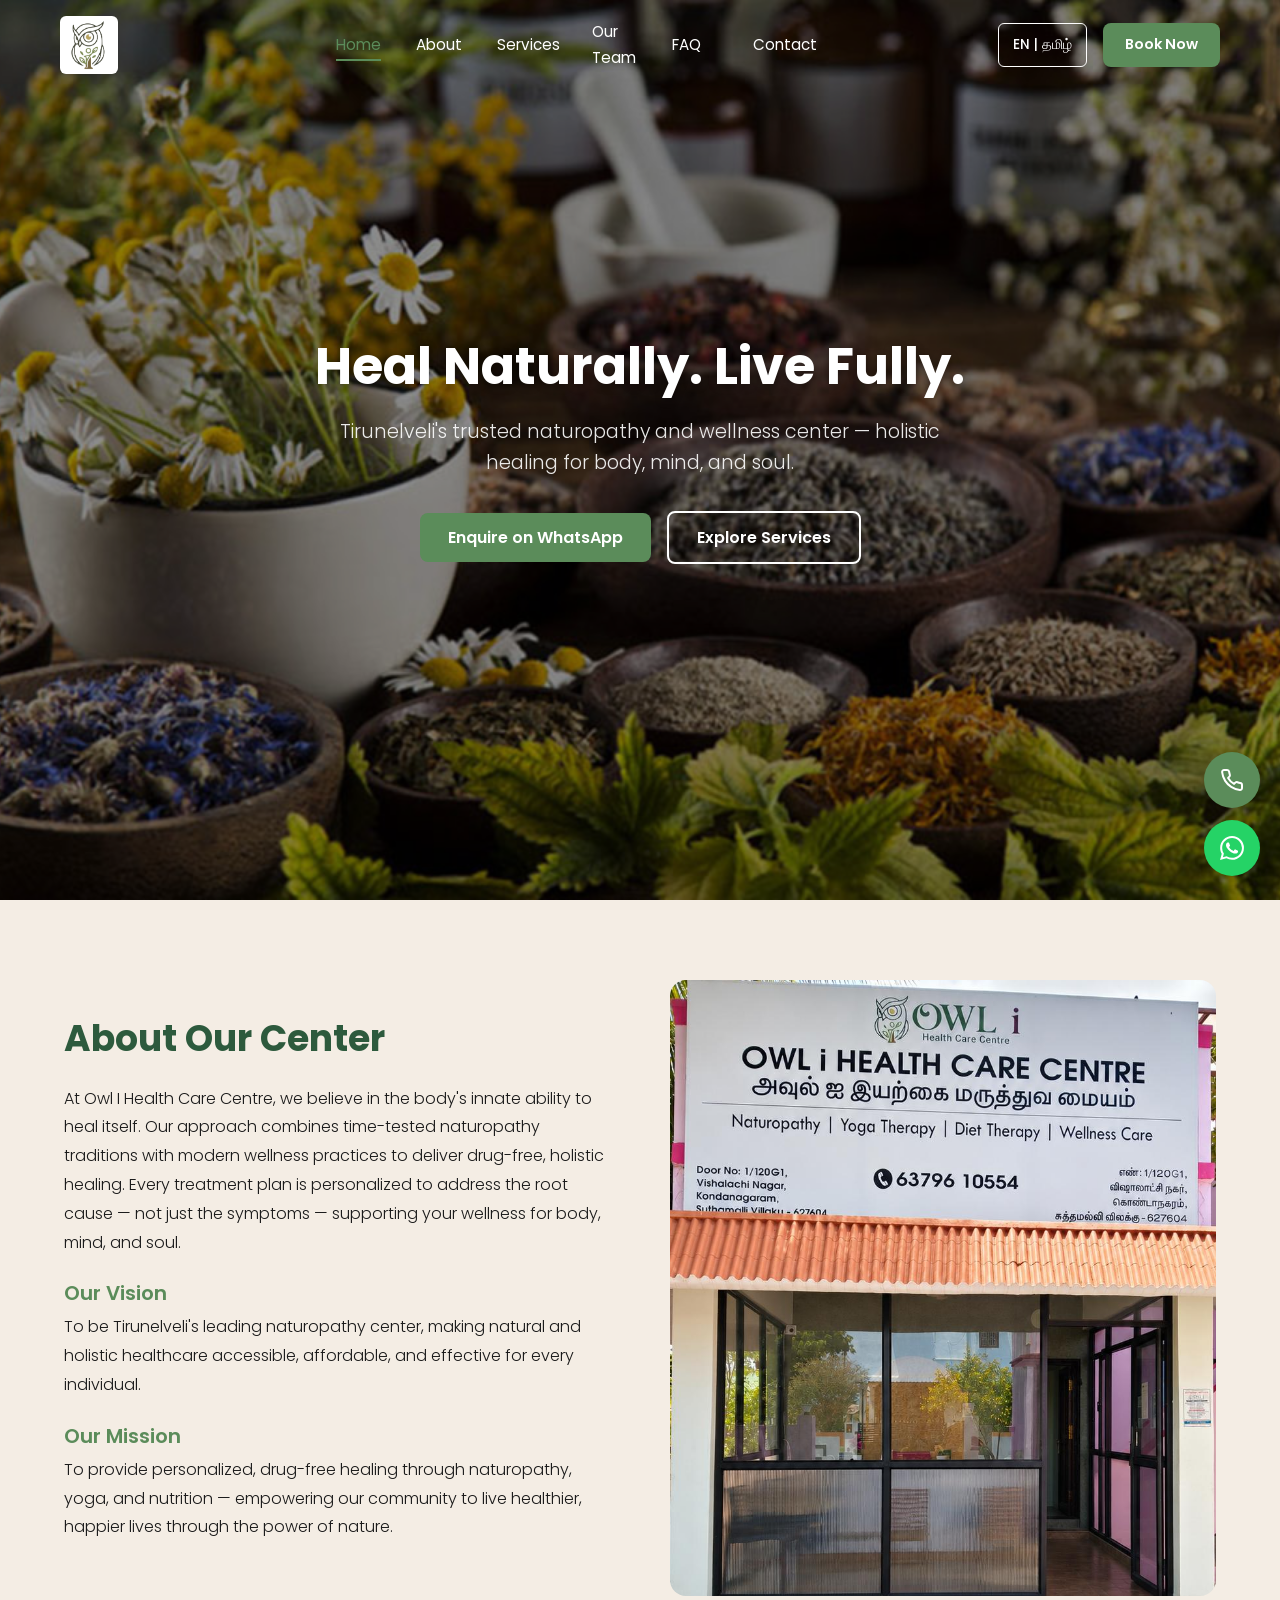
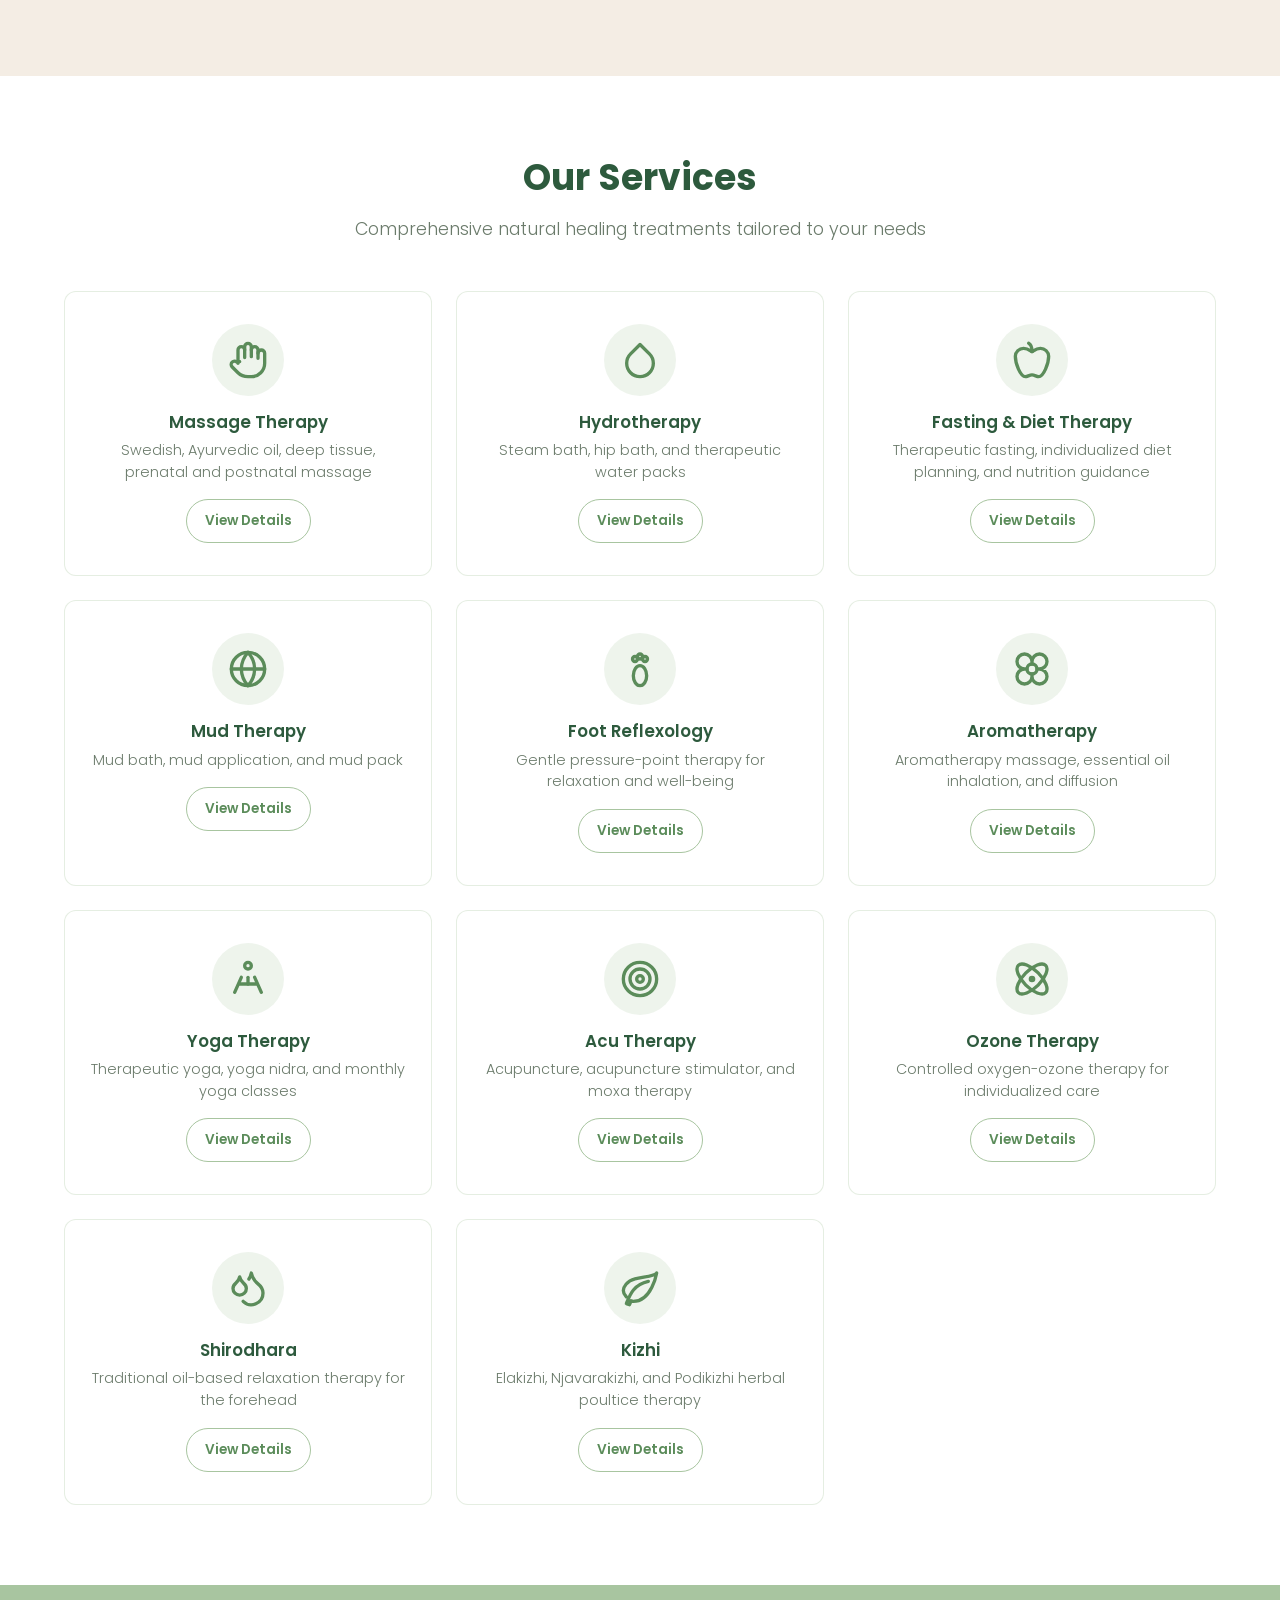
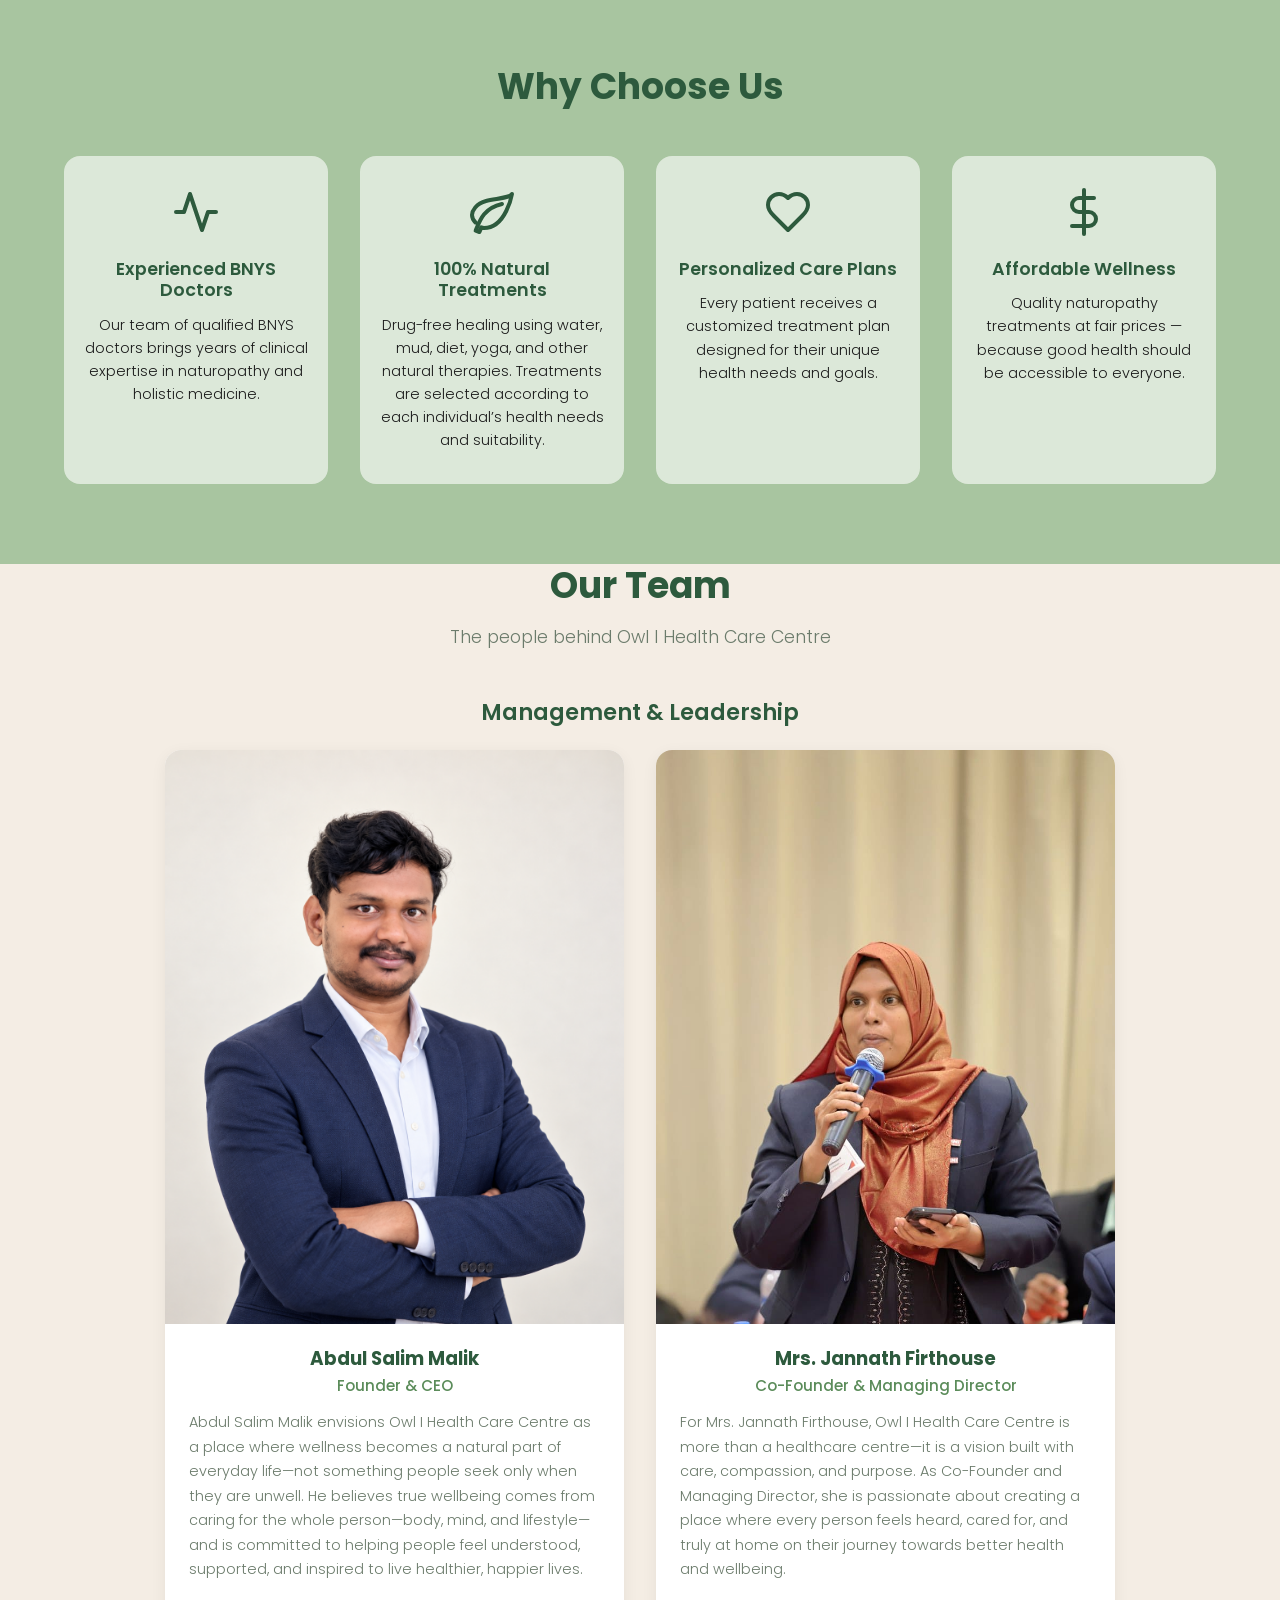
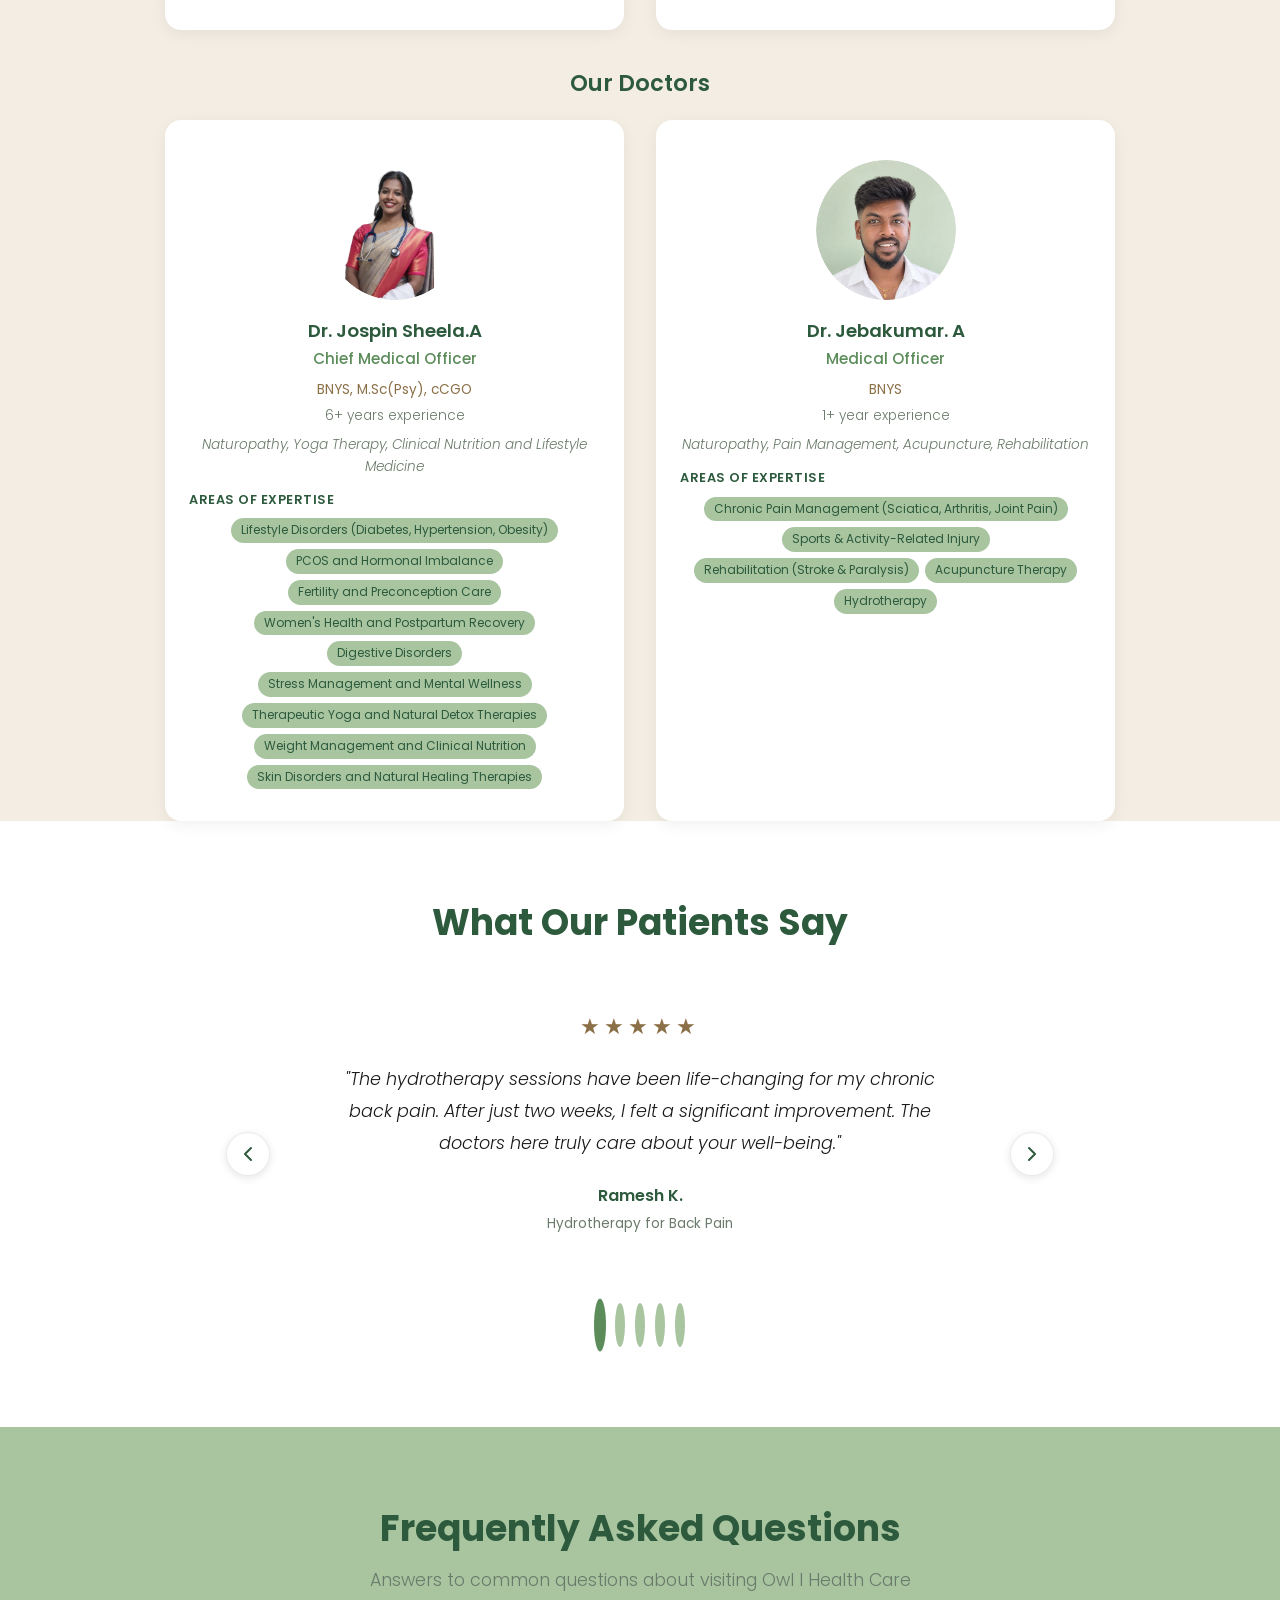
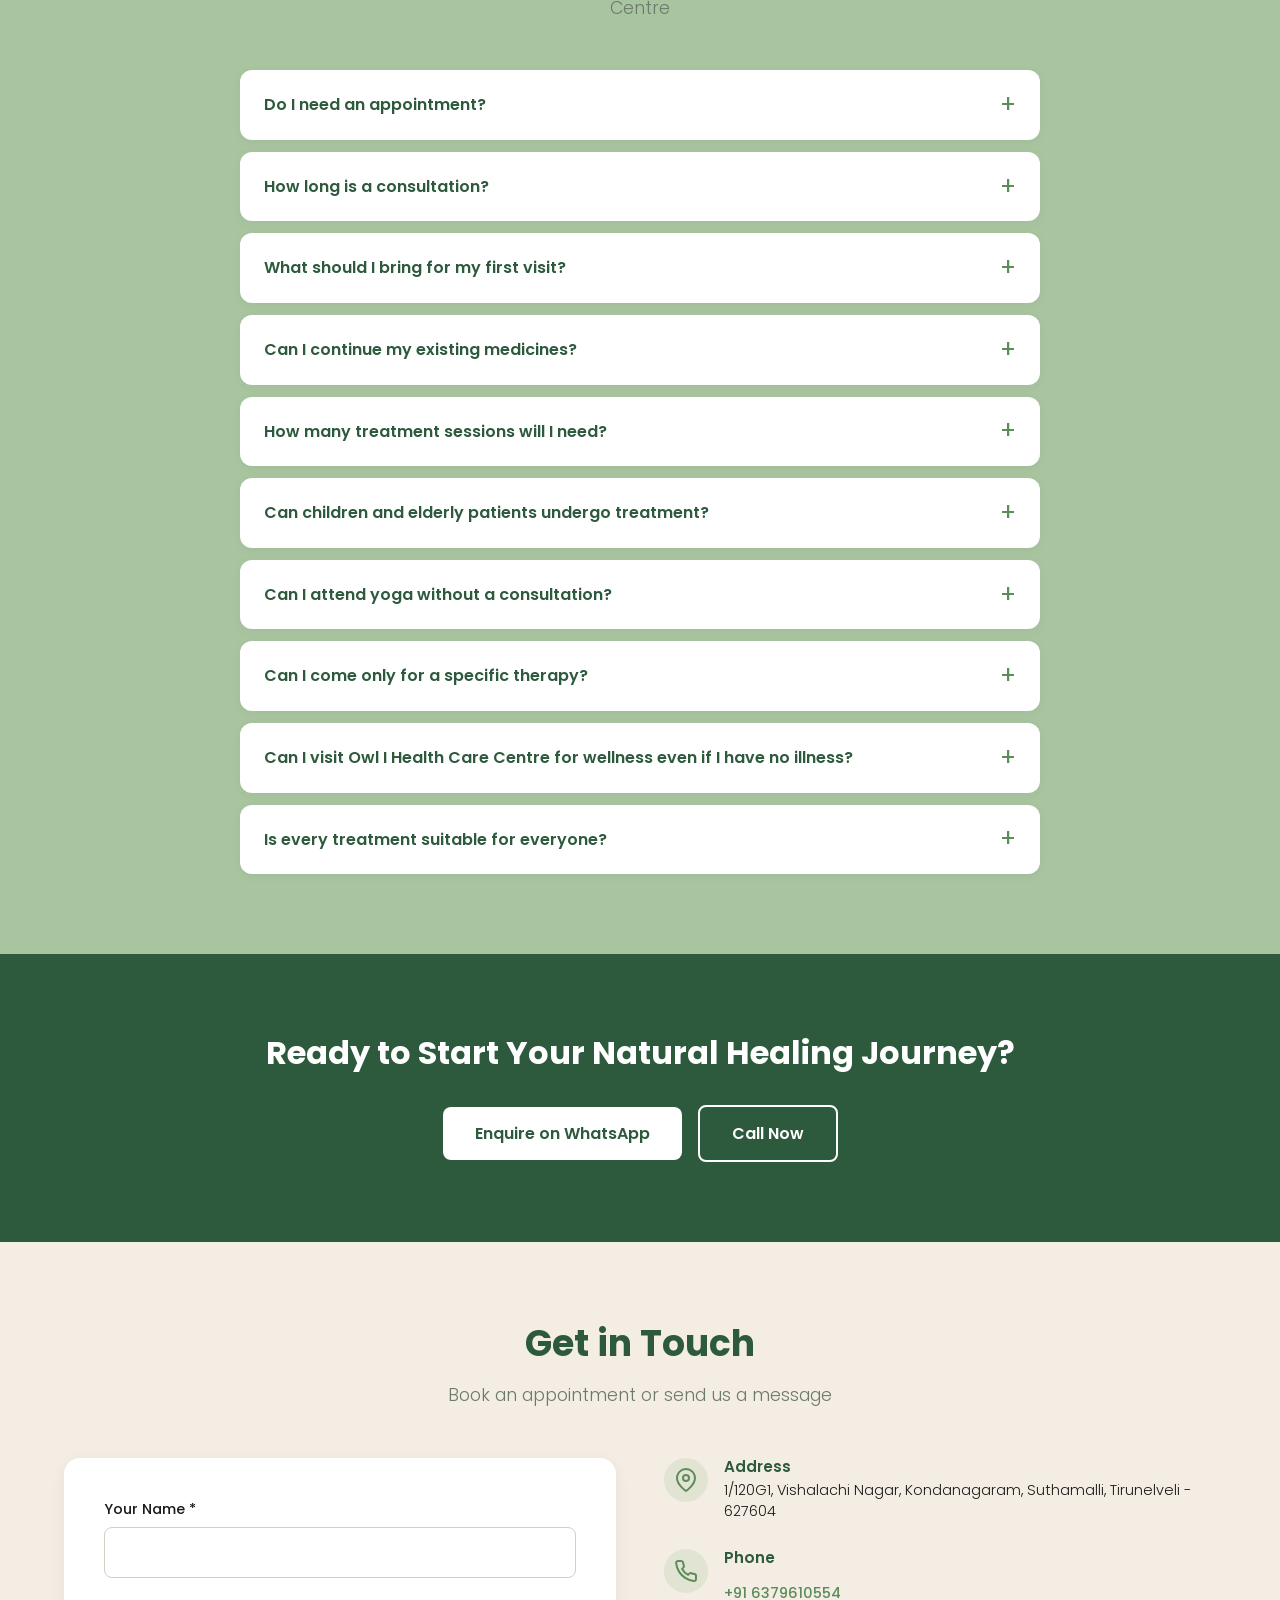
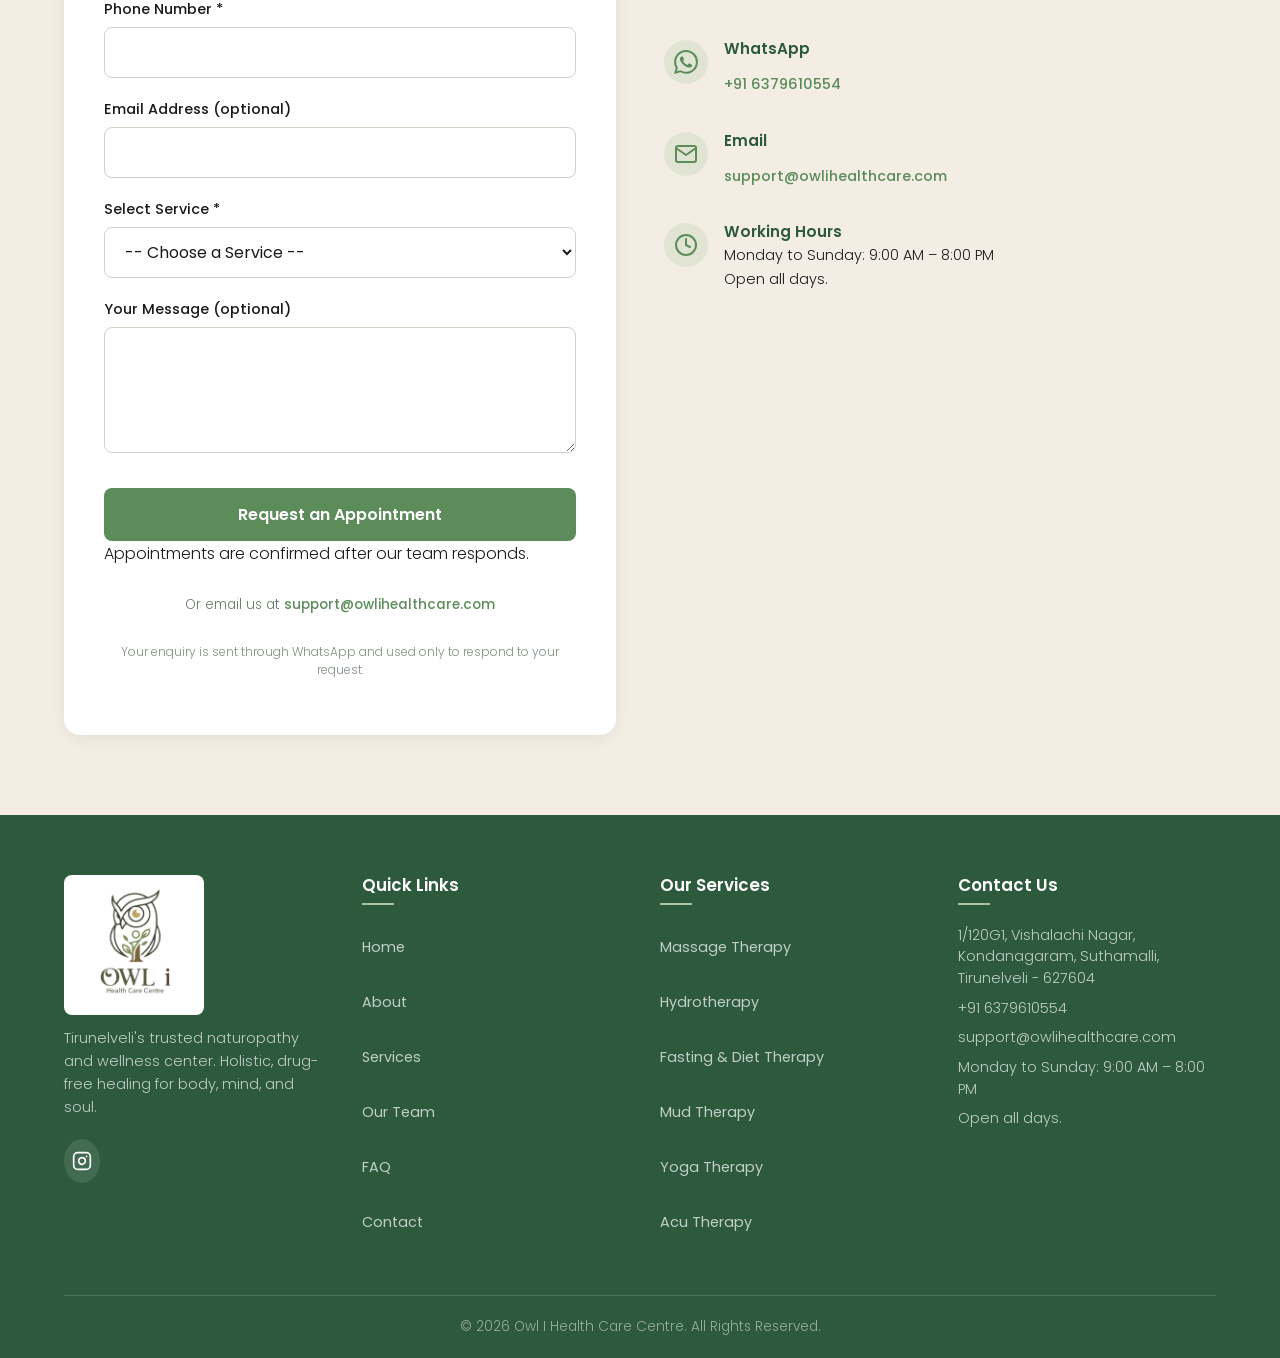
<file: index.html>
<!DOCTYPE html>
<html lang="en">
<head>
  <!-- ============================================
       HEAD SECTION
       PURPOSE: Contains metadata, SEO tags, fonts,
                stylesheets, and structured data.
       NOTES: All meta tags follow Section 10 of
              CLAUDE.md for maximum SEO benefit.
       ============================================ -->

  <!-- Character encoding — UTF-8 supports English, Tamil, and special characters -->
  <meta charset="UTF-8">

  <!-- Makes the site responsive on mobile devices -->
  <meta name="viewport" content="width=device-width, initial-scale=1.0">

  <!-- Page title — appears in browser tab and search results -->
  <title>Owl I Health Care Centre | Naturopathy Clinic in Tirunelveli</title>

  <!-- SEO: Description shown in search engine results (under the title) -->
  <meta name="description" content="Tirunelveli's trusted naturopathy and wellness center. Drug-free natural treatments including Hydrotherapy, Yoga Therapy, Diet Therapy, Mud Therapy, and more.">

  <!-- SEO: Keywords help search engines understand the page topic -->
  <meta name="keywords" content="naturopathy clinic tirunelveli, natural healing, yoga therapy, hydrotherapy, mud therapy, wellness center tirunelveli, BNYS doctor tirunelveli">

  <!-- SEO: Canonical URL tells search engines the "official" URL for this page -->
  <link rel="canonical" href="https://owlihealthcare.com/">

  <!-- Open Graph tags — control how the page appears when shared on Facebook, LinkedIn, etc. -->
  <meta property="og:title" content="Owl I Health Care Centre | Naturopathy Clinic in Tirunelveli">
  <meta property="og:description" content="Tirunelveli's trusted naturopathy and wellness center. Drug-free natural treatments including Hydrotherapy, Yoga Therapy, Diet Therapy, Mud Therapy, and more.">
  <!-- [PLACEHOLDER] Replace with real OG image (1200x630px) -->
  <meta property="og:image" content="https://owlihealthcare.com/images/og-image.jpg">
  <meta property="og:url" content="https://owlihealthcare.com/">
  <meta property="og:type" content="website">

  <!-- Twitter Card tags — control how the page appears when shared on Twitter/X -->
  <meta name="twitter:card" content="summary_large_image">
  <meta name="twitter:title" content="Owl I Health Care Centre | Naturopathy Clinic in Tirunelveli">
  <meta name="twitter:description" content="Tirunelveli's trusted naturopathy and wellness center. Drug-free natural treatments including Hydrotherapy, Yoga Therapy, Diet Therapy, Mud Therapy, and more.">
  <!-- [PLACEHOLDER] Replace with real Twitter image (1200x630px) -->
  <meta name="twitter:image" content="https://owlihealthcare.com/images/og-image.jpg">

  <!-- Favicon — the small icon shown in the browser tab -->
  <link rel="icon" type="image/png" href="images/favicon.png">
  <link rel="apple-touch-icon" href="images/favicon.png">

  <!-- Google Fonts — Poppins for English text, Noto Sans Tamil for Tamil text -->
  <link rel="preconnect" href="https://fonts.googleapis.com">
  <link rel="preconnect" href="https://fonts.gstatic.com" crossorigin>
  <link href="https://fonts.googleapis.com/css2?family=Noto+Sans+Tamil:wght@300;400;600;700&family=Poppins:wght@300;400;600;700&display=swap" rel="stylesheet">

  <!-- Main stylesheet — colors, layout, components -->
  <link rel="stylesheet" href="css/styles.css">

  <!-- Responsive stylesheet — media queries for mobile/tablet/desktop -->
  <link rel="stylesheet" href="css/responsive.css">


  <!-- ============================================
       STRUCTURED DATA (JSON-LD)
       PURPOSE: Helps Google understand this is a
                medical business and display rich
                results (address, hours, phone, etc.)
       NOTES: Schema type is MedicalBusiness.
              Update details if clinic info changes.
       ============================================ -->
  <script type="application/ld+json">
  {
    "@context": "https://schema.org",
    "@type": "MedicalBusiness",
    "name": "Owl I Health Care Centre",
    "description": "Tirunelveli's trusted naturopathy and wellness centre. Drug-free natural treatments including Hydrotherapy, Yoga Therapy, Diet Therapy, Mud Therapy, and more.",
    "url": "https://owlihealthcare.com/",
    "telephone": "+916379610554",
    "email": "support@owlihealthcare.com",
    "address": {
      "@type": "PostalAddress",
      "streetAddress": "1/120G1, Vishalachi Nagar, Kondanagaram, Suthamalli",
      "addressLocality": "Tirunelveli",
      "addressRegion": "Tamil Nadu",
      "postalCode": "627604",
      "addressCountry": "IN"
    },
    "openingHoursSpecification": [
      {
        "@type": "OpeningHoursSpecification",
        "dayOfWeek": ["Monday", "Tuesday", "Wednesday", "Thursday", "Friday", "Saturday", "Sunday"],
        "opens": "09:00",
        "closes": "20:00"
      }
    ],
    "priceRange": "₹₹"
  }
  </script>

  <!-- ============================================
       MONITORING: Site24x7 Real User Monitoring (RUM)
       PURPOSE: Performance monitoring for testing.
       Remove this script before going to production if no longer needed.
       ============================================ -->
  <script type="text/javascript">
  (function(w,d,s,r,k,h,m){
  	if(w.performance && w.performance.timing && w.performance.navigation && !w.s247r) {
  		w[r] = w[r] || function(){(w[r].q = w[r].q || []).push(arguments)};
  		h=d.createElement('script');h.async=true;h.setAttribute('src',s+k);
  		d.getElementsByTagName('head')[0].appendChild(h);
  		(m = window.onerror),(window.onerror = function (b, c, d, f, g) {
  		m && m(b, c, d, f, g),g || (g = new Error(b)),(w[r].q = w[r].q || []).push(["captureException",g]);})
  	}
  })(window,document,'//static.site24x7rum.in/beacon/site24x7rum-min.js?appKey=','s247r','ef1e6007c4f9ca249f39321ddf754a62');
  </script>
</head>

<body>
  <!-- ============================================
       SKIP TO MAIN CONTENT LINK
       PURPOSE: Accessibility feature that lets keyboard
                users skip past the navigation and jump
                straight to the main content.
       NOTES: This link is visually hidden but appears
              when focused (via keyboard Tab key).
       ============================================ -->
  <a href="#main-content" class="skip-link" data-i18n="skip_to_content">Skip to main content</a>

  <!-- ============================================
       SECTION 1: HEADER / NAVIGATION
       PURPOSE: Site logo, navigation links, language
                toggle, and "Book Now" CTA button.
       NOTES: Becomes sticky on scroll with a subtle
              box-shadow. Mobile uses a hamburger menu
              that opens a slide-in drawer.
       ============================================ -->
  <header id="header" role="banner">
    <nav aria-label="Main navigation">
      <div class="nav-container">

        <!-- Logo — favicon image + brand text on mobile, favicon only on desktop -->
        <a href="#hero" class="logo" aria-label="Owl I Health Care Centre - Home">
          <img src="images/favicon.png" alt="Owl I Health Care Centre" class="header-logo-img">
          <span class="mobile-brand-text" data-i18n="mobile_brand_text">Owl I Health Care Centre</span>
        </a>

        <!-- Main navigation links — each scrolls to its section -->
        <ul class="nav-links" id="nav-links" role="menubar">
          <li role="none"><a href="#hero" role="menuitem" data-i18n="nav_home">Home</a></li>
          <li role="none"><a href="#about" role="menuitem" data-i18n="nav_about">About</a></li>
          <li role="none"><a href="#services" role="menuitem" data-i18n="nav_services">Services</a></li>
          <li role="none"><a href="#team" role="menuitem" data-i18n="nav_team">Our Team</a></li>
          <li role="none"><a href="#faq" role="menuitem" data-i18n="nav_faq">FAQ</a></li>
          <li role="none"><a href="#contact" role="menuitem" data-i18n="nav_contact">Contact</a></li>
        </ul>

        <!-- Right side: language toggle + Book Now button -->
        <div class="nav-actions">
          <!-- Language toggle button — switches between English and Tamil -->
          <button class="lang-toggle" id="lang-toggle" aria-label="Toggle language between English and Tamil">
            <span>EN | தமிழ்</span>
          </button>

          <!-- Book Now CTA — scrolls to contact/booking section -->
          <a href="#contact" class="btn btn-primary nav-cta" data-i18n="nav_book_now">Book Now</a>
        </div>

        <!-- Hamburger menu button — visible only on mobile -->
        <button class="hamburger" id="hamburger" aria-label="Open navigation menu" aria-expanded="false" aria-controls="nav-links">
          <span class="hamburger-line"></span>
          <span class="hamburger-line"></span>
          <span class="hamburger-line"></span>
        </button>

      </div>
    </nav>
  </header>

  <!-- ============================================
       MAIN CONTENT AREA
       PURPOSE: Wraps all page sections. The "Skip
                to main content" link jumps here.
       ============================================ -->
  <main id="main-content">

    <!-- ============================================
         SECTION 2: HERO
         PURPOSE: Full-screen first impression with
                  headline, subheading, and two CTA
                  buttons. Sets the tone for the site.
         NOTES: Background will be a real clinic photo.
                Currently uses a placeholder gradient.
                Dark overlay ensures text is readable.
         ============================================ -->
    <section id="hero" aria-label="Welcome banner">
      <!-- [PLACEHOLDER] Replace hero-video.mp4 with real clinic video (recommended: 15-30 seconds, 1920x1080, under 10MB) -->
      <video autoplay muted loop playsinline preload="metadata" class="hero-video" poster="images/hero/hero-poster.jpg">
        <source src="images/hero/hero-video.mp4" type="video/mp4">
      </video>
      <div class="hero-overlay">
        <div class="hero-content">
          <!-- Main headline -->
          <h1 data-i18n="hero_heading">Heal Naturally. Live Fully.</h1>

          <!-- Subheading with clinic description -->
          <p class="hero-subtitle" data-i18n="hero_subheading">Tirunelveli's trusted naturopathy and wellness center — holistic healing for body, mind, and soul.</p>

          <!-- Two CTA buttons side by side -->
          <div class="hero-ctas">
            <!-- Book Appointment opens WhatsApp -->
            <a href="https://wa.me/916379610554?text=Hi!%20I'd%20like%20to%20enquire%20about%20your%20services." class="btn btn-primary" target="_blank" rel="noopener noreferrer" data-i18n="hero_cta_book">Enquire on WhatsApp</a>

            <!-- Explore Services scrolls down to services section -->
            <a href="#services" class="btn btn-secondary" data-i18n="hero_cta_explore">Explore Services</a>

          </div>
        </div>
      </div>
    </section>

    <!-- ============================================
         SECTION 3: ABOUT
         PURPOSE: Introduces the clinic's philosophy,
                  vision, and mission. Two-column
                  layout with text and an image.
         NOTES: Image placeholder needs to be replaced
                with a real clinic interior photo.
         ============================================ -->
    <section id="about" aria-labelledby="about-heading">
      <div class="container">
        <div class="about-grid">

          <!-- Left column: text content -->
          <div class="about-text animate-on-scroll">
            <h2 id="about-heading" data-i18n="about_heading">About Our Center</h2>
            <p data-i18n="about_philosophy">At Owl I Health Care Centre, we believe in the body's innate ability to heal itself. Our approach combines time-tested naturopathy traditions with modern wellness practices to deliver drug-free, holistic healing. Every treatment plan is personalized to address the root cause — not just the symptoms — supporting your wellness for body, mind, and soul.</p>

            <h3 data-i18n="about_vision_title">Our Vision</h3>
            <p data-i18n="about_vision">To be Tirunelveli's leading naturopathy center, making natural and holistic healthcare accessible, affordable, and effective for every individual.</p>

            <h3 data-i18n="about_mission_title">Our Mission</h3>
            <p data-i18n="about_mission">To provide personalized, drug-free healing through naturopathy, yoga, and nutrition — empowering our community to live healthier, happier lives through the power of nature.</p>
          </div>

          <!-- Right column: clinic photo -->
          <div class="about-image animate-on-scroll">
            <img src="images/about/clinic-interior.png" alt="Owl I Health Care Centre - clinic interior" class="about-img" loading="lazy">
          </div>

        </div>

        </div>
    </section>

    <!-- ============================================
         SECTION 4: SERVICES
         PURPOSE: Showcases all 15 naturopathy services
                  offered by the clinic. Displayed in a
                  responsive grid of cards.
         NOTES: Each card has an icon, title, and short
                description. Hover effect lifts the card.
                Grid: 3 col desktop, 2 tablet, 1 mobile.
         ============================================ -->
    <section id="services" aria-labelledby="services-heading">
      <div class="container">
        <h2 id="services-heading" data-i18n="services_heading">Our Services</h2>
        <p class="section-subtitle" data-i18n="services_subtitle">Comprehensive natural healing treatments tailored to your needs</p>

        <div class="services-grid">

          <!-- Service 1: Massage Therapy -->
          <div class="service-card animate-on-scroll">
            <div class="service-icon" aria-hidden="true">
              <!-- Hand icon for Massage -->
              <svg width="40" height="40" viewBox="0 0 24 24" fill="none" stroke="currentColor" stroke-width="2" stroke-linecap="round" stroke-linejoin="round">
                <path d="M18 11V6a2 2 0 0 0-2-2v0a2 2 0 0 0-2 2v0"/>
                <path d="M14 10V4a2 2 0 0 0-2-2v0a2 2 0 0 0-2 2v2"/>
                <path d="M10 10.5V6a2 2 0 0 0-2-2v0a2 2 0 0 0-2 2v8"/>
                <path d="M18 8a2 2 0 1 1 4 0v6a8 8 0 0 1-8 8h-2c-2.8 0-4.5-.86-5.99-2.34l-3.6-3.6a2 2 0 0 1 2.83-2.82L7 13"/>
              </svg>
            </div>
            <h3 data-i18n="service_1_title">Massage Therapy</h3>
            <p data-i18n="service_1_desc">Swedish, Ayurvedic oil, deep tissue, prenatal and postnatal massage</p>
          </div>

          <!-- Service 2: Hydrotherapy -->
          <div class="service-card animate-on-scroll">
            <div class="service-icon" aria-hidden="true">
              <!-- Water/droplet icon for Hydrotherapy -->
              <svg width="40" height="40" viewBox="0 0 24 24" fill="none" stroke="currentColor" stroke-width="2" stroke-linecap="round" stroke-linejoin="round">
                <path d="M12 2.69l5.66 5.66a8 8 0 1 1-11.31 0z"/>
              </svg>
            </div>
            <h3 data-i18n="service_2_title">Hydrotherapy</h3>
            <p data-i18n="service_2_desc">Steam bath, hip bath, and therapeutic water packs</p>
          </div>

          <!-- Service 3: Fasting & Diet Therapy -->
          <div class="service-card animate-on-scroll">
            <div class="service-icon" aria-hidden="true">
              <!-- Apple icon for Fasting & Diet Therapy -->
              <svg width="40" height="40" viewBox="0 0 24 24" fill="none" stroke="currentColor" stroke-width="2" stroke-linecap="round" stroke-linejoin="round">
                <path d="M12 20.94c1.5 0 2.75 1.06 4 1.06 3 0 6-8 6-12.22A4.91 4.91 0 0 0 17 5c-2.22 0-4 1.44-5 2-1-.56-2.78-2-5-2a4.9 4.9 0 0 0-5 4.78C2 14 5 22 8 22c1.25 0 2.5-1.06 4-1.06z"/>
                <path d="M10 2c1 .5 2 2 2 5"/>
              </svg>
            </div>
            <h3 data-i18n="service_3_title">Fasting &amp; Diet Therapy</h3>
            <p data-i18n="service_3_desc">Therapeutic fasting, individualized diet planning, and nutrition guidance</p>
          </div>

          <!-- Service 4: Mud Therapy -->
          <div class="service-card animate-on-scroll">
            <div class="service-icon" aria-hidden="true">
              <!-- Earth/globe icon for Mud Therapy -->
              <svg width="40" height="40" viewBox="0 0 24 24" fill="none" stroke="currentColor" stroke-width="2" stroke-linecap="round" stroke-linejoin="round">
                <circle cx="12" cy="12" r="10"/>
                <path d="M2 12h20"/>
                <path d="M12 2a15.3 15.3 0 0 1 4 10 15.3 15.3 0 0 1-4 10 15.3 15.3 0 0 1-4-10 15.3 15.3 0 0 1 4-10z"/>
              </svg>
            </div>
            <h3 data-i18n="service_4_title">Mud Therapy</h3>
            <p data-i18n="service_4_desc">Mud bath, mud application, and mud pack</p>
          </div>

          <!-- Service 5: Foot Reflexology -->
          <div class="service-card animate-on-scroll">
            <div class="service-icon" aria-hidden="true">
              <!-- Footprint icon for Foot Reflexology -->
              <svg width="40" height="40" viewBox="0 0 24 24" fill="none" stroke="currentColor" stroke-width="2" stroke-linecap="round" stroke-linejoin="round">
                <ellipse cx="12" cy="16" rx="4" ry="6"/>
                <circle cx="9" cy="6" r="1.5"/>
                <circle cx="12" cy="4.5" r="1.5"/>
                <circle cx="15" cy="6" r="1.5"/>
              </svg>
            </div>
            <h3 data-i18n="service_5_title">Foot Reflexology</h3>
            <p data-i18n="service_5_desc">Gentle pressure-point therapy for relaxation and well-being</p>
          </div>

          <!-- Service 6: Aromatherapy -->
          <div class="service-card animate-on-scroll">
            <div class="service-icon" aria-hidden="true">
              <!-- Flower icon for Aromatherapy -->
              <svg width="40" height="40" viewBox="0 0 24 24" fill="none" stroke="currentColor" stroke-width="2" stroke-linecap="round" stroke-linejoin="round">
                <path d="M12 7.5a4.5 4.5 0 1 1 4.5 4.5M12 7.5A4.5 4.5 0 1 0 7.5 12M12 7.5V9m-4.5 3a4.5 4.5 0 1 0 4.5 4.5M7.5 12H9m7.5 0a4.5 4.5 0 1 1-4.5 4.5m4.5-4.5H15m-3 4.5V15"/>
                <circle cx="12" cy="12" r="3"/>
              </svg>
            </div>
            <h3 data-i18n="service_6_title">Aromatherapy</h3>
            <p data-i18n="service_6_desc">Aromatherapy massage, essential oil inhalation, and diffusion</p>
          </div>

          <!-- Service 7: Yoga Therapy -->
          <div class="service-card animate-on-scroll">
            <div class="service-icon" aria-hidden="true">
              <!-- Person/stretch icon for Yoga -->
              <svg width="40" height="40" viewBox="0 0 24 24" fill="none" stroke="currentColor" stroke-width="2" stroke-linecap="round" stroke-linejoin="round">
                <circle cx="12" cy="4" r="2"/>
                <path d="M4 20l4-9"/>
                <path d="M20 20l-4-9"/>
                <path d="M12 11v4"/>
                <path d="M7 15h10"/>
              </svg>
            </div>
            <h3 data-i18n="service_7_title">Yoga Therapy</h3>
            <p data-i18n="service_7_desc">Therapeutic yoga, yoga nidra, and monthly yoga classes</p>
          </div>

          <!-- Service 8: Acu Therapy -->
          <div class="service-card animate-on-scroll">
            <div class="service-icon" aria-hidden="true">
              <!-- Target/crosshair icon for Acu Therapy -->
              <svg width="40" height="40" viewBox="0 0 24 24" fill="none" stroke="currentColor" stroke-width="2" stroke-linecap="round" stroke-linejoin="round">
                <circle cx="12" cy="12" r="10"/>
                <circle cx="12" cy="12" r="6"/>
                <circle cx="12" cy="12" r="2"/>
              </svg>
            </div>
            <h3 data-i18n="service_8_title">Acu Therapy</h3>
            <p data-i18n="service_8_desc">Acupuncture, acupuncture stimulator, and moxa therapy</p>
          </div>

          <!-- Service 9: Ozone Therapy -->
          <div class="service-card animate-on-scroll">
            <div class="service-icon" aria-hidden="true">
              <!-- Atom icon for Ozone Therapy -->
              <svg width="40" height="40" viewBox="0 0 24 24" fill="none" stroke="currentColor" stroke-width="2" stroke-linecap="round" stroke-linejoin="round">
                <circle cx="12" cy="12" r="1"/>
                <path d="M20.2 20.2c2.04-2.03.02-7.36-4.5-11.9-4.54-4.52-9.87-6.54-11.9-4.5-2.04 2.03-.02 7.36 4.5 11.9 4.54 4.52 9.87 6.54 11.9 4.5Z"/>
                <path d="M15.7 15.7c4.52-4.54 6.54-9.87 4.5-11.9-2.03-2.04-7.36-.02-11.9 4.5-4.52 4.54-6.54 9.87-4.5 11.9 2.03 2.04 7.36.02 11.9-4.5Z"/>
              </svg>
            </div>
            <h3 data-i18n="service_9_title">Ozone Therapy</h3>
            <p data-i18n="service_9_desc">Controlled oxygen-ozone therapy for individualized care</p>
          </div>

          <!-- Service 10: Shirodhara -->
          <div class="service-card animate-on-scroll">
            <div class="service-icon" aria-hidden="true">
              <!-- Droplets icon for Shirodhara -->
              <svg width="40" height="40" viewBox="0 0 24 24" fill="none" stroke="currentColor" stroke-width="2" stroke-linecap="round" stroke-linejoin="round">
                <path d="M7 16.3c2.2 0 4-1.83 4-4.05 0-1.16-.57-2.26-1.71-3.19S7.29 6.75 7 5.3c-.29 1.45-1.14 2.84-2.29 3.76S3 11.1 3 12.25c0 2.22 1.8 4.05 4 4.05z"/>
                <path d="M12.56 6.6A10.97 10.97 0 0 0 14 3.02c.5 2.5 2 4.9 4 6.5s3 3.5 3 5.5a6.98 6.98 0 0 1-11.91 4.97"/>
              </svg>
            </div>
            <h3 data-i18n="service_10_title">Shirodhara</h3>
            <p data-i18n="service_10_desc">Traditional oil-based relaxation therapy for the forehead</p>
          </div>

          <!-- Service 11: Kizhi -->
          <div class="service-card animate-on-scroll">
            <div class="service-icon" aria-hidden="true">
              <!-- Leaf icon for Kizhi herbal poultice -->
              <svg width="40" height="40" viewBox="0 0 24 24" fill="none" stroke="currentColor" stroke-width="2" stroke-linecap="round" stroke-linejoin="round">
                <path d="M17 8C8 10 5.9 16.17 3.82 21.34l1.89.66.95-2.3c.48.17.98.3 1.34.3C19 20 22 3 22 3c-1 2-8 2.25-13 3.5S2 11.5 2 13.5s1.75 3.75 1.75 3.75"/>
              </svg>
            </div>
            <h3 data-i18n="service_11_title">Kizhi</h3>
            <p data-i18n="service_11_desc">Elakizhi, Njavarakizhi, and Podikizhi herbal poultice therapy</p>
          </div>

        </div>
      </div>
    </section>

    <!-- ============================================
         SECTION 5: WHY CHOOSE US
         PURPOSE: Highlights 4 key reasons to choose
                  this clinic over others.
         NOTES: Light green background section.
                Grid: 4 col desktop, 2x2 tablet, stacked mobile.
         ============================================ -->
    <section id="why-us" aria-labelledby="why-us-heading">
      <div class="container">
        <h2 id="why-us-heading" data-i18n="why_us_heading">Why Choose Us</h2>

        <div class="why-us-grid">

          <!-- Reason 1: Experienced Doctors -->
          <div class="why-us-card animate-on-scroll">
            <div class="why-us-icon" aria-hidden="true">
              <svg width="48" height="48" viewBox="0 0 24 24" fill="none" stroke="currentColor" stroke-width="2" stroke-linecap="round" stroke-linejoin="round">
                <path d="M22 12h-4l-3 9L9 3l-3 9H2"/>
              </svg>
            </div>
            <h3 data-i18n="why_us_1_title">Experienced BNYS Doctors</h3>
            <p data-i18n="why_us_1_desc">Our team of qualified BNYS doctors brings years of clinical expertise in naturopathy and holistic medicine.</p>
          </div>

          <!-- Reason 2: Natural Treatments -->
          <div class="why-us-card animate-on-scroll">
            <div class="why-us-icon" aria-hidden="true">
              <svg width="48" height="48" viewBox="0 0 24 24" fill="none" stroke="currentColor" stroke-width="2" stroke-linecap="round" stroke-linejoin="round">
                <path d="M17 8C8 10 5.9 16.17 3.82 21.34l1.89.66.95-2.3c.48.17.98.3 1.34.3C19 20 22 3 22 3c-1 2-8 2.25-13 3.5S2 11.5 2 13.5s1.75 3.75 1.75 3.75"/>
              </svg>
            </div>
            <h3 data-i18n="why_us_2_title">100% Natural Treatments</h3>
            <p data-i18n="why_us_2_desc">Drug-free healing using water, mud, diet, yoga, and other natural therapies. Treatments are selected according to each individual’s health needs and suitability.</p>
          </div>

          <!-- Reason 3: Personalized Care -->
          <div class="why-us-card animate-on-scroll">
            <div class="why-us-icon" aria-hidden="true">
              <svg width="48" height="48" viewBox="0 0 24 24" fill="none" stroke="currentColor" stroke-width="2" stroke-linecap="round" stroke-linejoin="round">
                <path d="M19 14c1.49-1.46 3-3.21 3-5.5A5.5 5.5 0 0 0 16.5 3c-1.76 0-3 .5-4.5 2-1.5-1.5-2.74-2-4.5-2A5.5 5.5 0 0 0 2 8.5c0 2.3 1.5 4.05 3 5.5l7 7Z"/>
              </svg>
            </div>
            <h3 data-i18n="why_us_3_title">Personalized Care Plans</h3>
            <p data-i18n="why_us_3_desc">Every patient receives a customized treatment plan designed for their unique health needs and goals.</p>
          </div>

          <!-- Reason 4: Affordable Wellness -->
          <div class="why-us-card animate-on-scroll">
            <div class="why-us-icon" aria-hidden="true">
              <svg width="48" height="48" viewBox="0 0 24 24" fill="none" stroke="currentColor" stroke-width="2" stroke-linecap="round" stroke-linejoin="round">
                <line x1="12" y1="1" x2="12" y2="23"/>
                <path d="M17 5H9.5a3.5 3.5 0 0 0 0 7h5a3.5 3.5 0 0 1 0 7H6"/>
              </svg>
            </div>
            <h3 data-i18n="why_us_4_title">Affordable Wellness</h3>
            <p data-i18n="why_us_4_desc">Quality naturopathy treatments at fair prices — because good health should be accessible to everyone.</p>
          </div>

        </div>
      </div>
    </section>

    <!-- ============================================
         SECTION 6: DOCTORS
         PURPOSE: Introduces the clinic's medical team
                  with profile cards.
         NOTES: 2 doctors — real data. Layout: 2 cards
                side by side on desktop, stacked on mobile.
         ============================================ -->
    <section id="team" aria-labelledby="team-heading">
      <div class="container">
        <h2 id="team-heading" data-i18n="team_heading">Our Team</h2>
        <p class="section-subtitle" data-i18n="team_subtitle">The people behind Owl I Health Care Centre</p>

        <!-- Management & Leadership -->
        <h3 class="team-subheading" data-i18n="team_management_heading">Management &amp; Leadership</h3>
        <div class="leadership-grid">

          <!-- Leader 1: Founder & CEO -->
          <div class="leader-card animate-on-scroll">
            <div class="leader-photo">
              <img src="images/leadership/ceo.png" alt="Abdul Salim Malik - Founder & CEO" class="leader-img">
            </div>
            <div class="leader-info">
              <h4 data-i18n="leader_1_name">Abdul Salim Malik</h4>
              <p class="leader-role" data-i18n="leader_1_role">Founder &amp; CEO</p>
              <p class="leader-bio" data-i18n="leader_1_bio">Abdul Salim Malik envisions Owl I Health Care Centre as a place where wellness becomes a natural part of everyday life—not something people seek only when they are unwell. He believes true wellbeing comes from caring for the whole person—body, mind, and lifestyle—and is committed to helping people feel understood, supported, and inspired to live healthier, happier lives.</p>
            </div>
          </div>

          <!-- Leader 2: Co-Founder & Managing Director -->
          <div class="leader-card animate-on-scroll">
            <div class="leader-photo">
              <img src="images/leadership/md.jpeg" alt="Mrs. Jannath Firthouse - Co-Founder & Managing Director" class="leader-img">
            </div>
            <div class="leader-info">
              <h4 data-i18n="leader_2_name">Mrs. Jannath Firthouse</h4>
              <p class="leader-role" data-i18n="leader_2_role">Co-Founder &amp; Managing Director</p>
              <p class="leader-bio" data-i18n="leader_2_bio">For Mrs. Jannath Firthouse, Owl I Health Care Centre is more than a healthcare centre—it is a vision built with care, compassion, and purpose. As Co-Founder and Managing Director, she is passionate about creating a place where every person feels heard, cared for, and truly at home on their journey towards better health and wellbeing.</p>
            </div>
          </div>

        </div>

        <!-- Doctors -->
        <h3 class="team-subheading" data-i18n="team_doctors_heading">Our Doctors</h3>
        <div class="doctors-grid">

          <!-- Doctor 1: Chief Medical Officer -->
          <div class="doctor-card animate-on-scroll">
            <div class="doctor-photo">
              <img src="images/doctors/doctor1.png" alt="Dr. Jospin Sheela.A - Chief Medical Officer" class="doctor-img">
            </div>
            <div class="doctor-info">
              <h3 data-i18n="doctor_1_name">Dr. Jospin Sheela.A</h3>
              <p class="doctor-role" data-i18n="doctor_1_role">Chief Medical Officer</p>
              <p class="doctor-qualification" data-i18n="doctor_1_qualification">BNYS, M.Sc(Psy), cCGO</p>
              <p class="doctor-experience" data-i18n="doctor_1_experience">6+ years experience</p>
              <p class="doctor-specialization" data-i18n="doctor_1_specialization">Naturopathy, Yoga Therapy, Clinical Nutrition and Lifestyle Medicine</p>
              <div class="doctor-expertise">
                <p class="expertise-title" data-i18n="doctor_expertise_title">Areas of Expertise</p>
                <ul class="expertise-tags">
                  <li data-i18n="doctor_1_exp_1">Lifestyle Disorders (Diabetes, Hypertension, Obesity)</li>
                  <li data-i18n="doctor_1_exp_2">PCOS and Hormonal Imbalance</li>
                  <li data-i18n="doctor_1_exp_3">Fertility and Preconception Care</li>
                  <li data-i18n="doctor_1_exp_4">Women's Health and Postpartum Recovery</li>
                  <li data-i18n="doctor_1_exp_5">Digestive Disorders</li>
                  <li data-i18n="doctor_1_exp_6">Stress Management and Mental Wellness</li>
                  <li data-i18n="doctor_1_exp_7">Therapeutic Yoga and Natural Detox Therapies</li>
                  <li data-i18n="doctor_1_exp_8">Weight Management and Clinical Nutrition</li>
                  <li data-i18n="doctor_1_exp_9">Skin Disorders and Natural Healing Therapies</li>
                </ul>
              </div>
            </div>
          </div>

          <!-- Doctor 2: Medical Officer -->
          <div class="doctor-card animate-on-scroll">
            <div class="doctor-photo">
              <img src="images/doctors/doctor2.jpeg" alt="Dr. Jebakumar A - Medical Officer" class="doctor-img">
            </div>
            <div class="doctor-info">
              <h3 data-i18n="doctor_2_name">Dr. Jebakumar. A</h3>
              <p class="doctor-role" data-i18n="doctor_2_role">Medical Officer</p>
              <p class="doctor-qualification" data-i18n="doctor_2_qualification">BNYS</p>
              <p class="doctor-experience" data-i18n="doctor_2_experience">1+ year experience</p>
              <p class="doctor-specialization" data-i18n="doctor_2_specialization">Naturopathy, Pain Management, Acupuncture, Rehabilitation</p>
              <div class="doctor-expertise">
                <p class="expertise-title" data-i18n="doctor_expertise_title">Areas of Expertise</p>
                <ul class="expertise-tags">
                  <li data-i18n="doctor_2_exp_1">Chronic Pain Management (Sciatica, Arthritis, Joint Pain)</li>
                  <li data-i18n="doctor_2_exp_2">Sports &amp; Activity-Related Injury</li>
                  <li data-i18n="doctor_2_exp_3">Rehabilitation (Stroke &amp; Paralysis)</li>
                  <li data-i18n="doctor_2_exp_4">Acupuncture Therapy</li>
                  <li data-i18n="doctor_2_exp_5">Hydrotherapy</li>
                </ul>
              </div>
            </div>
          </div>

        </div>
      </div>
    </section>

    <!-- ============================================
         SECTION 7: TESTIMONIALS
         PURPOSE: Shows patient testimonials in a
                  carousel that auto-rotates every 5s.
         NOTES: ALL TESTIMONIALS ARE PLACEHOLDER.
                Replace with real patient feedback.
                Carousel logic is in testimonials.js.
         ============================================ -->
    <!-- [PLACEHOLDER] Replace all testimonials with real patient feedback -->
    <section id="testimonials" aria-labelledby="testimonials-heading">
      <div class="container">
        <h2 id="testimonials-heading" data-i18n="testimonials_heading">What Our Patients Say</h2>

        <!-- Wrapper provides positioning context for side buttons on desktop -->
        <div class="testimonial-wrapper">

        <div class="testimonial-carousel" aria-label="Patient testimonials carousel">

          <!-- Testimonial slides container -->
          <div class="testimonial-track">

            <!-- [PLACEHOLDER] Replace with real testimonial -->
            <!-- Testimonial 1 -->
            <div class="testimonial-slide" role="group" aria-label="Testimonial 1 of 5">
              <div class="testimonial-stars" aria-label="5 out of 5 stars">
                <span aria-hidden="true">&#9733;&#9733;&#9733;&#9733;&#9733;</span>
              </div>
              <blockquote>
                <p data-i18n="testimonial_1_quote">"The hydrotherapy sessions have been life-changing for my chronic back pain. After just two weeks, I felt a significant improvement. The doctors here truly care about your well-being."</p>
              </blockquote>
              <cite>
                <span class="testimonial-name" data-i18n="testimonial_1_name">Ramesh K.</span>
                <span class="testimonial-treatment" data-i18n="testimonial_1_treatment">Hydrotherapy for Back Pain</span>
              </cite>
            </div>

            <!-- [PLACEHOLDER] Replace with real testimonial -->
            <!-- Testimonial 2 -->
            <div class="testimonial-slide" role="group" aria-label="Testimonial 2 of 5">
              <div class="testimonial-stars" aria-label="5 out of 5 stars">
                <span aria-hidden="true">&#9733;&#9733;&#9733;&#9733;&#9733;</span>
              </div>
              <blockquote>
                <p data-i18n="testimonial_2_quote">"I came here for weight management and the personalized diet plan combined with yoga therapy helped me lose 12 kg in 3 months. Highly recommended!"</p>
              </blockquote>
              <cite>
                <span class="testimonial-name" data-i18n="testimonial_2_name">Priya S.</span>
                <span class="testimonial-treatment" data-i18n="testimonial_2_treatment">Weight Management Program</span>
              </cite>
            </div>

            <!-- [PLACEHOLDER] Replace with real testimonial -->
            <!-- Testimonial 3 -->
            <div class="testimonial-slide" role="group" aria-label="Testimonial 3 of 5">
              <div class="testimonial-stars" aria-label="5 out of 5 stars">
                <span aria-hidden="true">&#9733;&#9733;&#9733;&#9733;&#9733;</span>
              </div>
              <blockquote>
                <p data-i18n="testimonial_3_quote">"The mud therapy and naturopathy treatments helped manage my diabetes naturally. My sugar levels have been stable for months now without increasing medication."</p>
              </blockquote>
              <cite>
                <span class="testimonial-name" data-i18n="testimonial_3_name">Murugan V.</span>
                <span class="testimonial-treatment" data-i18n="testimonial_3_treatment">Diabetes Management</span>
              </cite>
            </div>

            <!-- [PLACEHOLDER] Replace with real testimonial -->
            <!-- Testimonial 4 -->
            <div class="testimonial-slide" role="group" aria-label="Testimonial 4 of 5">
              <div class="testimonial-stars" aria-label="5 out of 5 stars">
                <span aria-hidden="true">&#9733;&#9733;&#9733;&#9733;&#9733;</span>
              </div>
              <blockquote>
                <p data-i18n="testimonial_4_quote">"I suffered from severe stress and anxiety. The yoga therapy sessions and counseling at Owl I helped me find peace and balance again. Grateful to the entire team."</p>
              </blockquote>
              <cite>
                <span class="testimonial-name" data-i18n="testimonial_4_name">Lakshmi R.</span>
                <span class="testimonial-treatment" data-i18n="testimonial_4_treatment">Stress & Anxiety Management</span>
              </cite>
            </div>

            <!-- [PLACEHOLDER] Replace with real testimonial -->
            <!-- Testimonial 5 -->
            <div class="testimonial-slide" role="group" aria-label="Testimonial 5 of 5">
              <div class="testimonial-stars" aria-label="5 out of 5 stars">
                <span aria-hidden="true">&#9733;&#9733;&#9733;&#9733;&#9733;</span>
              </div>
              <blockquote>
                <p data-i18n="testimonial_5_quote">"The detox program was exactly what I needed. 14 days of complete rejuvenation — I left feeling like a new person. The facility is clean and the staff is wonderful."</p>
              </blockquote>
              <cite>
                <span class="testimonial-name" data-i18n="testimonial_5_name">Kavitha M.</span>
                <span class="testimonial-treatment" data-i18n="testimonial_5_treatment">14-Day Detox Program</span>
              </cite>
            </div>

          </div>

        </div>

        <!-- Carousel navigation buttons — outside the overflow container
             so they're always visible. Centered below on mobile,
             positioned on sides on tablet/desktop via responsive.css. -->
        <div class="testimonial-nav">
          <button class="testimonial-prev" aria-label="Previous testimonial">
            <svg width="24" height="24" viewBox="0 0 24 24" fill="none" stroke="currentColor" stroke-width="2" stroke-linecap="round" stroke-linejoin="round" aria-hidden="true">
              <polyline points="15 18 9 12 15 6"/>
            </svg>
          </button>
          <button class="testimonial-next" aria-label="Next testimonial">
            <svg width="24" height="24" viewBox="0 0 24 24" fill="none" stroke="currentColor" stroke-width="2" stroke-linecap="round" stroke-linejoin="round" aria-hidden="true">
              <polyline points="9 18 15 12 9 6"/>
            </svg>
          </button>
        </div>

        <!-- Carousel dots / indicators -->
        <div class="testimonial-dots" aria-label="Testimonial navigation">
          <button class="dot active" aria-label="Go to testimonial 1" aria-current="true"></button>
          <button class="dot" aria-label="Go to testimonial 2"></button>
          <button class="dot" aria-label="Go to testimonial 3"></button>
          <button class="dot" aria-label="Go to testimonial 4"></button>
          <button class="dot" aria-label="Go to testimonial 5"></button>
        </div>

        </div>
      </div>
    </section>

    <!-- ============================================
         SECTION 8: GALLERY
         PURPOSE: Displays clinic photos in a grid.
                  Clicking a photo opens a lightbox.
         NOTES: ALL IMAGES ARE PLACEHOLDER. Replace
                with real clinic photos (800x600px).
                Lightbox logic is in lightbox.js.
         ============================================ -->
    <!-- [PLACEHOLDER] Replace all gallery images with real clinic photos -->
    <section id="gallery" aria-labelledby="gallery-heading" hidden>
      <div class="container">
        <h2 id="gallery-heading" data-i18n="gallery_heading">Our Clinic Gallery</h2>
        <p class="section-subtitle" data-i18n="gallery_subtitle">Take a look inside our wellness center</p>

        <div class="gallery-grid">

          <!-- [PLACEHOLDER] Replace with real clinic photo (800x600px, JPG) -->
          <div class="gallery-item">
            <div class="image-placeholder gallery-placeholder" role="button" tabindex="0" aria-label="Gallery image 1 - Click to enlarge">
              <svg width="48" height="48" viewBox="0 0 24 24" fill="none" stroke="currentColor" stroke-width="1.5" stroke-linecap="round" stroke-linejoin="round" aria-hidden="true">
                <rect x="3" y="3" width="18" height="18" rx="2" ry="2"/>
                <circle cx="8.5" cy="8.5" r="1.5"/>
                <polyline points="21 15 16 10 5 21"/>
              </svg>
              <span data-i18n="gallery_placeholder_1">Reception Area</span>
            </div>
          </div>

          <!-- [PLACEHOLDER] Replace with real clinic photo -->
          <div class="gallery-item">
            <div class="image-placeholder gallery-placeholder" role="button" tabindex="0" aria-label="Gallery image 2 - Click to enlarge">
              <svg width="48" height="48" viewBox="0 0 24 24" fill="none" stroke="currentColor" stroke-width="1.5" stroke-linecap="round" stroke-linejoin="round" aria-hidden="true">
                <rect x="3" y="3" width="18" height="18" rx="2" ry="2"/>
                <circle cx="8.5" cy="8.5" r="1.5"/>
                <polyline points="21 15 16 10 5 21"/>
              </svg>
              <span data-i18n="gallery_placeholder_2">Treatment Room</span>
            </div>
          </div>

          <!-- [PLACEHOLDER] Replace with real clinic photo -->
          <div class="gallery-item">
            <div class="image-placeholder gallery-placeholder" role="button" tabindex="0" aria-label="Gallery image 3 - Click to enlarge">
              <svg width="48" height="48" viewBox="0 0 24 24" fill="none" stroke="currentColor" stroke-width="1.5" stroke-linecap="round" stroke-linejoin="round" aria-hidden="true">
                <rect x="3" y="3" width="18" height="18" rx="2" ry="2"/>
                <circle cx="8.5" cy="8.5" r="1.5"/>
                <polyline points="21 15 16 10 5 21"/>
              </svg>
              <span data-i18n="gallery_placeholder_3">Yoga Hall</span>
            </div>
          </div>

          <!-- [PLACEHOLDER] Replace with real clinic photo -->
          <div class="gallery-item">
            <div class="image-placeholder gallery-placeholder" role="button" tabindex="0" aria-label="Gallery image 4 - Click to enlarge">
              <svg width="48" height="48" viewBox="0 0 24 24" fill="none" stroke="currentColor" stroke-width="1.5" stroke-linecap="round" stroke-linejoin="round" aria-hidden="true">
                <rect x="3" y="3" width="18" height="18" rx="2" ry="2"/>
                <circle cx="8.5" cy="8.5" r="1.5"/>
                <polyline points="21 15 16 10 5 21"/>
              </svg>
              <span data-i18n="gallery_placeholder_4">Hydrotherapy Room</span>
            </div>
          </div>

          <!-- [PLACEHOLDER] Replace with real clinic photo -->
          <div class="gallery-item">
            <div class="image-placeholder gallery-placeholder" role="button" tabindex="0" aria-label="Gallery image 5 - Click to enlarge">
              <svg width="48" height="48" viewBox="0 0 24 24" fill="none" stroke="currentColor" stroke-width="1.5" stroke-linecap="round" stroke-linejoin="round" aria-hidden="true">
                <rect x="3" y="3" width="18" height="18" rx="2" ry="2"/>
                <circle cx="8.5" cy="8.5" r="1.5"/>
                <polyline points="21 15 16 10 5 21"/>
              </svg>
              <span data-i18n="gallery_placeholder_5">Garden Area</span>
            </div>
          </div>

          <!-- [PLACEHOLDER] Replace with real clinic photo -->
          <div class="gallery-item">
            <div class="image-placeholder gallery-placeholder" role="button" tabindex="0" aria-label="Gallery image 6 - Click to enlarge">
              <svg width="48" height="48" viewBox="0 0 24 24" fill="none" stroke="currentColor" stroke-width="1.5" stroke-linecap="round" stroke-linejoin="round" aria-hidden="true">
                <rect x="3" y="3" width="18" height="18" rx="2" ry="2"/>
                <circle cx="8.5" cy="8.5" r="1.5"/>
                <polyline points="21 15 16 10 5 21"/>
              </svg>
              <span data-i18n="gallery_placeholder_6">Consultation Room</span>
            </div>
          </div>

        </div>
      </div>

      <!-- Lightbox is built dynamically by lightbox.js — no static markup needed -->
    </section>

    <!-- ============================================
         SECTION 9: BLOG PREVIEW
         PURPOSE: Shows 3 blog post preview cards to
                  establish authority and help SEO.
         NOTES: Blog posts link to "#" for now. These
                can link to full blog pages later.
         ============================================ -->
    <section id="blog" aria-labelledby="blog-heading" hidden>
      <div class="container">
        <h2 id="blog-heading" data-i18n="blog_heading">Health &amp; Wellness Blog</h2>
        <p class="section-subtitle" data-i18n="blog_subtitle">Tips and insights for natural living</p>

        <div class="blog-grid">

          <!-- Blog Post 1 -->
          <article class="blog-card animate-on-scroll">
            <!-- [PLACEHOLDER] Replace with real blog image (600x400px, JPG) -->
            <div class="blog-image">
              <div class="image-placeholder" aria-label="Blog post image placeholder">
                <svg width="40" height="40" viewBox="0 0 24 24" fill="none" stroke="currentColor" stroke-width="1.5" stroke-linecap="round" stroke-linejoin="round" aria-hidden="true">
                  <rect x="3" y="3" width="18" height="18" rx="2" ry="2"/>
                  <circle cx="8.5" cy="8.5" r="1.5"/>
                  <polyline points="21 15 16 10 5 21"/>
                </svg>
              </div>
            </div>
            <div class="blog-content">
              <h3 data-i18n="blog_1_title">5 Benefits of Hydrotherapy You Didn't Know</h3>
              <p data-i18n="blog_1_excerpt">Discover how water-based treatments can relieve pain, improve circulation, and boost your immune system naturally.</p>
              <a href="#" class="blog-read-more" data-i18n="blog_read_more">Read More &rarr;</a>
            </div>
          </article>

          <!-- Blog Post 2 -->
          <article class="blog-card animate-on-scroll">
            <!-- [PLACEHOLDER] Replace with real blog image (600x400px, JPG) -->
            <div class="blog-image">
              <div class="image-placeholder" aria-label="Blog post image placeholder">
                <svg width="40" height="40" viewBox="0 0 24 24" fill="none" stroke="currentColor" stroke-width="1.5" stroke-linecap="round" stroke-linejoin="round" aria-hidden="true">
                  <rect x="3" y="3" width="18" height="18" rx="2" ry="2"/>
                  <circle cx="8.5" cy="8.5" r="1.5"/>
                  <polyline points="21 15 16 10 5 21"/>
                </svg>
              </div>
            </div>
            <div class="blog-content">
              <h3 data-i18n="blog_2_title">How Naturopathy Can Help Manage Diabetes Naturally</h3>
              <p data-i18n="blog_2_excerpt">Learn about diet therapy, yoga, and natural treatments that can help stabilize blood sugar levels without increasing medication.</p>
              <a href="#" class="blog-read-more" data-i18n="blog_read_more">Read More &rarr;</a>
            </div>
          </article>

          <!-- Blog Post 3 -->
          <article class="blog-card animate-on-scroll">
            <!-- [PLACEHOLDER] Replace with real blog image (600x400px, JPG) -->
            <div class="blog-image">
              <div class="image-placeholder" aria-label="Blog post image placeholder">
                <svg width="40" height="40" viewBox="0 0 24 24" fill="none" stroke="currentColor" stroke-width="1.5" stroke-linecap="round" stroke-linejoin="round" aria-hidden="true">
                  <rect x="3" y="3" width="18" height="18" rx="2" ry="2"/>
                  <circle cx="8.5" cy="8.5" r="1.5"/>
                  <polyline points="21 15 16 10 5 21"/>
                </svg>
              </div>
            </div>
            <div class="blog-content">
              <h3 data-i18n="blog_3_title">Yoga Asanas for Back Pain Relief</h3>
              <p data-i18n="blog_3_excerpt">Simple yoga poses you can practice daily to strengthen your spine, improve posture, and find relief from chronic back pain.</p>
              <a href="#" class="blog-read-more" data-i18n="blog_read_more">Read More &rarr;</a>
            </div>
          </article>

        </div>
      </div>
    </section>

    <!-- ============================================
         SECTION 9B: FREQUENTLY ASKED QUESTIONS
         PURPOSE: Answers common patient questions
                  (from the clinic's printed booklet).
         NOTES: Light green background. Each question is
                a native <details>/<summary> element — no
                JS needed for the expand/collapse behavior.
         ============================================ -->
    <section id="faq" aria-labelledby="faq-heading">
      <div class="container">
        <h2 id="faq-heading" data-i18n="faq_heading">Frequently Asked Questions</h2>
        <p class="section-subtitle" data-i18n="faq_subtitle">Answers to common questions about visiting Owl I Health Care Centre</p>

        <div class="faq-list">

          <details class="faq-item animate-on-scroll">
            <summary data-i18n="faq_q1">Do I need an appointment?</summary>
            <p data-i18n="faq_a1">Appointments are recommended for consultation and treatments. Walk-ins may be accommodated depending on availability.</p>
          </details>

          <details class="faq-item animate-on-scroll">
            <summary data-i18n="faq_q2">How long is a consultation?</summary>
            <p data-i18n="faq_a2">A consultation usually takes around 20–30 minutes, depending on the patient's condition and requirements.</p>
          </details>

          <details class="faq-item animate-on-scroll">
            <summary data-i18n="faq_q3">What should I bring for my first visit?</summary>
            <p data-i18n="faq_a3">Please bring your previous medical reports, prescriptions, investigation reports, and details of any medicines or treatments you are currently taking.</p>
          </details>

          <details class="faq-item animate-on-scroll">
            <summary data-i18n="faq_q4">Can I continue my existing medicines?</summary>
            <p data-i18n="faq_a4">Yes. Do not stop or change prescribed medicines on your own. Inform our doctor about your current medicines so that your care can be planned appropriately.</p>
          </details>

          <details class="faq-item animate-on-scroll">
            <summary data-i18n="faq_q5">How many treatment sessions will I need?</summary>
            <p data-i18n="faq_a5">The number of sessions varies depending on your condition, treatment plan and progress. The doctor will recommend a suitable schedule after assessment.</p>
          </details>

          <details class="faq-item animate-on-scroll">
            <summary data-i18n="faq_q6">Can children and elderly patients undergo treatment?</summary>
            <p data-i18n="faq_a6">Yes. Treatment can be considered for children and elderly patients after assessing their age, health condition and individual requirements.</p>
          </details>

          <details class="faq-item animate-on-scroll">
            <summary data-i18n="faq_q7">Can I attend yoga without a consultation?</summary>
            <p data-i18n="faq_a7">Yes, for general yoga classes. However, yoga therapy for a specific health condition may require a consultation and assessment first.</p>
          </details>

          <details class="faq-item animate-on-scroll">
            <summary data-i18n="faq_q8">Can I come only for a specific therapy?</summary>
            <p data-i18n="faq_a8">Yes, depending on the therapy. For therapeutic procedures, an assessment may be required to ensure that the treatment is suitable for you.</p>
          </details>

          <details class="faq-item animate-on-scroll">
            <summary data-i18n="faq_q9">Can I visit Owl I Health Care Centre for wellness even if I have no illness?</summary>
            <p data-i18n="faq_a9">Yes. You can visit for preventive health, wellness, lifestyle improvement, yoga, nutrition and healthy living guidance.</p>
          </details>

          <details class="faq-item animate-on-scroll">
            <summary data-i18n="faq_q10">Is every treatment suitable for everyone?</summary>
            <p data-i18n="faq_a10">No. Treatments are selected according to the individual's health condition, age, requirements and contraindications.</p>
          </details>

        </div>
      </div>
    </section>

    <!-- ============================================
         SECTION 10: CTA BANNER
         PURPOSE: Full-width call-to-action encouraging
                  visitors to book an appointment.
         NOTES: Dark green background with white text.
                Two buttons: WhatsApp booking + direct call.
         ============================================ -->
    <section id="cta-banner" aria-label="Call to action">
      <div class="container">
        <h2 data-i18n="cta_heading">Ready to Start Your Natural Healing Journey?</h2>
        <div class="cta-buttons">
          <!-- Book Appointment via WhatsApp -->
          <a href="https://wa.me/916379610554?text=Hi!%20I'd%20like%20to%20enquire%20about%20your%20services." class="btn btn-cta-primary" target="_blank" rel="noopener noreferrer" data-i18n="cta_book">Enquire on WhatsApp</a>
          <!-- Call Now — opens phone dialer -->
          <a href="tel:+916379610554" class="btn btn-cta-secondary" data-i18n="cta_call">Call Now</a>
        </div>
      </div>
    </section>

    <!-- ============================================
         SECTION 11: CONTACT / BOOKING
         PURPOSE: Contact form + clinic info side by
                  side. Form submits via WhatsApp.
         NOTES: Form validation happens in contact.js.
                Google Maps embed shows clinic location.
         ============================================ -->
    <section id="contact" aria-labelledby="contact-heading">
      <div class="container">
        <h2 id="contact-heading" data-i18n="contact_heading">Get in Touch</h2>
        <p class="section-subtitle" data-i18n="contact_subtitle">Book an appointment or send us a message</p>

        <div class="contact-grid">

          <!-- Left column: Contact / Booking Form -->
          <div class="contact-form-wrapper">
            <form id="contact-form" aria-label="Booking form" novalidate>

              <!-- Name field -->
              <div class="form-group">
                <label for="contact-name" data-i18n="form_name_label">Your Name *</label>
                <input type="text" id="contact-name" name="name" required autocomplete="name" aria-required="true" placeholder="" data-i18n-placeholder="form_name_placeholder">
                <span class="form-error" aria-live="polite" data-i18n="form_name_error">Please enter your name</span>
              </div>

              <!-- Phone field -->
              <div class="form-group">
                <label for="contact-phone" data-i18n="form_phone_label">Phone Number *</label>
                <input type="tel" id="contact-phone" name="phone" required autocomplete="tel" aria-required="true" placeholder="" data-i18n-placeholder="form_phone_placeholder">
                <span class="form-error" aria-live="polite" data-i18n="form_phone_error">Please enter a valid 10-digit Indian phone number</span>
              </div>

              <!-- Email field -->
              <div class="form-group">
                <label for="contact-email" data-i18n="form_email_label">Email Address (optional)</label>
                <input type="email" id="contact-email" name="email" autocomplete="email" placeholder="" data-i18n-placeholder="form_email_placeholder">
                <span class="form-error" aria-live="polite" data-i18n="form_email_error">Please enter a valid email address</span>
              </div>

              <!-- Service dropdown -->
              <div class="form-group">
                <label for="contact-service" data-i18n="form_service_label">Select Service *</label>
                <select id="contact-service" name="service" required aria-required="true">
                  <option value="" data-i18n="form_service_default">-- Choose a Service --</option>
                  <option value="Massage Therapy" data-i18n="service_1_title">Massage Therapy</option>
                  <option value="Hydrotherapy" data-i18n="service_2_title">Hydrotherapy</option>
                  <option value="Fasting & Diet Therapy" data-i18n="service_3_title">Fasting &amp; Diet Therapy</option>
                  <option value="Mud Therapy" data-i18n="service_4_title">Mud Therapy</option>
                  <option value="Foot Reflexology" data-i18n="service_5_title">Foot Reflexology</option>
                  <option value="Aromatherapy" data-i18n="service_6_title">Aromatherapy</option>
                  <option value="Yoga Therapy" data-i18n="service_7_title">Yoga Therapy</option>
                  <option value="Acu Therapy" data-i18n="service_8_title">Acu Therapy</option>
                  <option value="Ozone Therapy" data-i18n="service_9_title">Ozone Therapy</option>
                  <option value="Shirodhara" data-i18n="service_10_title">Shirodhara</option>
                  <option value="Kizhi" data-i18n="service_11_title">Kizhi</option>
                  <option value="Doctor Consultation" data-i18n="form_opt_doctor">Doctor Consultation</option>
                  <option value="General Wellness Enquiry" data-i18n="form_opt_wellness">General Wellness Enquiry</option>
                  <option value="Not Sure - Need Guidance" data-i18n="form_opt_unsure">Not Sure - Need Guidance</option>
                </select>
                <span class="form-error" aria-live="polite" data-i18n="form_service_error">Please select a service</span>
              </div>

              <!-- Message field -->
              <div class="form-group">
                <label for="contact-message" data-i18n="form_message_label">Your Message (optional)</label>
                <textarea id="contact-message" name="message" rows="4" placeholder="" data-i18n-placeholder="form_message_placeholder"></textarea>
              </div>

              <!-- Submit button -->
              <button type="submit" class="btn btn-primary btn-submit" data-i18n="form_submit">Request an Appointment</button>

              <!-- Appointment expectation note -->
              <p class="form-confirm-note" data-i18n="form_confirm_note">Appointments are confirmed after our team responds.</p>

              <!-- Fallback email link -->
              <p class="form-fallback">
                <span data-i18n="form_fallback_text">Or email us at </span>
                <a href="mailto:support@owlihealthcare.com">support@owlihealthcare.com</a>
              </p>

              <!-- Privacy note (draft wording; clinic-approved policy pending) -->
              <p class="form-privacy-note" data-i18n="form_privacy_note">Your enquiry is sent through WhatsApp and used only to respond to your request.</p>

            </form>
          </div>

          <!-- Right column: Contact Info + Map -->
          <div class="contact-info-wrapper">

            <!-- Address -->
            <div class="contact-info-item">
              <div class="contact-info-icon" aria-hidden="true">
                <svg width="24" height="24" viewBox="0 0 24 24" fill="none" stroke="currentColor" stroke-width="2" stroke-linecap="round" stroke-linejoin="round">
                  <path d="M21 10c0 7-9 13-9 13s-9-6-9-13a9 9 0 0 1 18 0z"/>
                  <circle cx="12" cy="10" r="3"/>
                </svg>
              </div>
              <div>
                <h3 data-i18n="contact_address_title">Address</h3>
                <p data-i18n="contact_address">1/120G1, Vishalachi Nagar, Kondanagaram, Suthamalli, Tirunelveli - 627604</p>
              </div>
            </div>

            <!-- Phone -->
            <div class="contact-info-item">
              <div class="contact-info-icon" aria-hidden="true">
                <svg width="24" height="24" viewBox="0 0 24 24" fill="none" stroke="currentColor" stroke-width="2" stroke-linecap="round" stroke-linejoin="round">
                  <path d="M22 16.92v3a2 2 0 0 1-2.18 2 19.79 19.79 0 0 1-8.63-3.07 19.5 19.5 0 0 1-6-6 19.79 19.79 0 0 1-3.07-8.67A2 2 0 0 1 4.11 2h3a2 2 0 0 1 2 1.72 12.84 12.84 0 0 0 .7 2.81 2 2 0 0 1-.45 2.11L8.09 9.91a16 16 0 0 0 6 6l1.27-1.27a2 2 0 0 1 2.11-.45 12.84 12.84 0 0 0 2.81.7A2 2 0 0 1 22 16.92z"/>
                </svg>
              </div>
              <div>
                <h3 data-i18n="contact_phone_title">Phone</h3>
                <a href="tel:+916379610554">+91 6379610554</a>
              </div>
            </div>

            <!-- WhatsApp -->
            <div class="contact-info-item">
              <div class="contact-info-icon" aria-hidden="true">
                <svg width="24" height="24" viewBox="0 0 24 24" fill="currentColor">
                  <path d="M17.472 14.382c-.297-.149-1.758-.867-2.03-.967-.273-.099-.471-.148-.67.15-.197.297-.767.966-.94 1.164-.173.199-.347.223-.644.075-.297-.15-1.255-.463-2.39-1.475-.883-.788-1.48-1.761-1.653-2.059-.173-.297-.018-.458.13-.606.134-.133.298-.347.446-.52.149-.174.198-.298.298-.497.099-.198.05-.371-.025-.52-.075-.149-.669-1.612-.916-2.207-.242-.579-.487-.5-.669-.51-.173-.008-.371-.01-.57-.01-.198 0-.52.074-.792.372-.272.297-1.04 1.016-1.04 2.479 0 1.462 1.065 2.875 1.213 3.074.149.198 2.096 3.2 5.077 4.487.709.306 1.262.489 1.694.625.712.227 1.36.195 1.871.118.571-.085 1.758-.719 2.006-1.413.248-.694.248-1.289.173-1.413-.074-.124-.272-.198-.57-.347m-5.421 7.403h-.004a9.87 9.87 0 01-5.031-1.378l-.361-.214-3.741.982.998-3.648-.235-.374a9.86 9.86 0 01-1.51-5.26c.001-5.45 4.436-9.884 9.888-9.884 2.64 0 5.122 1.03 6.988 2.898a9.825 9.825 0 012.893 6.994c-.003 5.45-4.437 9.884-9.885 9.884m8.413-18.297A11.815 11.815 0 0012.05 0C5.495 0 .16 5.335.157 11.892c0 2.096.547 4.142 1.588 5.945L.057 24l6.305-1.654a11.882 11.882 0 005.683 1.448h.005c6.554 0 11.89-5.335 11.893-11.893a11.821 11.821 0 00-3.48-8.413z"/>
                </svg>
              </div>
              <div>
                <h3 data-i18n="contact_whatsapp_title">WhatsApp</h3>
                <a href="https://wa.me/916379610554?text=Hi!%20I'd%20like%20to%20enquire%20about%20your%20services." target="_blank" rel="noopener noreferrer">+91 6379610554</a>
              </div>
            </div>

            <!-- Email -->
            <div class="contact-info-item">
              <div class="contact-info-icon" aria-hidden="true">
                <svg width="24" height="24" viewBox="0 0 24 24" fill="none" stroke="currentColor" stroke-width="2" stroke-linecap="round" stroke-linejoin="round">
                  <path d="M4 4h16c1.1 0 2 .9 2 2v12c0 1.1-.9 2-2 2H4c-1.1 0-2-.9-2-2V6c0-1.1.9-2 2-2z"/>
                  <polyline points="22,6 12,13 2,6"/>
                </svg>
              </div>
              <div>
                <h3 data-i18n="contact_email_title">Email</h3>
                <a href="mailto:support@owlihealthcare.com">support@owlihealthcare.com</a>
              </div>
            </div>

            <!-- Hours -->
            <div class="contact-info-item">
              <div class="contact-info-icon" aria-hidden="true">
                <svg width="24" height="24" viewBox="0 0 24 24" fill="none" stroke="currentColor" stroke-width="2" stroke-linecap="round" stroke-linejoin="round">
                  <circle cx="12" cy="12" r="10"/>
                  <polyline points="12 6 12 12 16 14"/>
                </svg>
              </div>
              <div>
                <h3 data-i18n="contact_hours_title">Working Hours</h3>
                <p data-i18n="contact_hours_weekday">Monday to Sunday: 9:00 AM – 8:00 PM</p>
                <p data-i18n="contact_hours_sunday">Open all days.</p>
              </div>
            </div>

            <!-- Google Maps embed — real clinic coordinates -->
            <div class="contact-map">
              <iframe
                src="https://maps.google.com/maps?q=8.7134811,77.623205&z=17&hl=en&output=embed"
                width="100%"
                height="250"
                style="border:0;"
                allowfullscreen=""
                loading="lazy"
                referrerpolicy="no-referrer-when-downgrade"
                title="Owl I Health Care Centre location on Google Maps"
                aria-label="Google Maps showing clinic location in Tirunelveli">
              </iframe>
            </div>

          </div>
        </div>
      </div>
    </section>

  </main>

  <!-- ============================================
       SECTION 12: FOOTER
       PURPOSE: Site footer with logo, quick links,
                top services, contact info, and social
                media icons. Dark green background.
       NOTES: Social media links are placeholder (#).
              Replace with real profile URLs.
       ============================================ -->
  <footer id="footer" role="contentinfo">
    <div class="container">
      <div class="footer-grid">

        <!-- Footer Column 1: Logo + Brief About + Social Icons -->
        <div class="footer-col">
          <!-- Logo -->
          <a href="#hero" class="footer-logo" aria-label="Owl I Health Care Centre - Home">
            <img src="images/owli-vertical.png" alt="Owl I Health Care Centre" class="footer-logo-img">
          </a>
          <p class="footer-about" data-i18n="footer_about">Tirunelveli's trusted naturopathy and wellness center. Holistic, drug-free healing for body, mind, and soul.</p>

          <!-- Social media icons — Instagram is the clinic's only active profile -->
          <div class="footer-social" aria-label="Social media links">
            <!-- [PLACEHOLDER] Replace # with real Instagram profile URL -->
            <a href="https://www.instagram.com/owli_healthcare" aria-label="Follow us on Instagram" target="_blank" rel="noopener noreferrer">
              <svg width="20" height="20" viewBox="0 0 24 24" fill="none" stroke="currentColor" stroke-width="2" stroke-linecap="round" stroke-linejoin="round" aria-hidden="true">
                <rect x="2" y="2" width="20" height="20" rx="5" ry="5"/>
                <path d="M16 11.37A4 4 0 1 1 12.63 8 4 4 0 0 1 16 11.37z"/>
                <line x1="17.5" y1="6.5" x2="17.51" y2="6.5"/>
              </svg>
            </a>
            </div>
        </div>

        <!-- Footer Column 2: Quick Links -->
        <div class="footer-col">
          <h3 data-i18n="footer_quick_links_title">Quick Links</h3>
          <ul class="footer-links">
            <li><a href="#hero" data-i18n="nav_home">Home</a></li>
            <li><a href="#about" data-i18n="nav_about">About</a></li>
            <li><a href="#services" data-i18n="nav_services">Services</a></li>
            <li><a href="#team" data-i18n="nav_team">Our Team</a></li>
            <li><a href="#faq" data-i18n="nav_faq">FAQ</a></li>
            <li><a href="#contact" data-i18n="nav_contact">Contact</a></li>
          </ul>
        </div>

        <!-- Footer Column 3: Top 6 Services -->
        <div class="footer-col">
          <h3 data-i18n="footer_services_title">Our Services</h3>
          <ul class="footer-links">
            <li><a href="#services" data-i18n="service_1_title">Massage Therapy</a></li>
            <li><a href="#services" data-i18n="service_2_title">Hydrotherapy</a></li>
            <li><a href="#services" data-i18n="service_3_title">Fasting &amp; Diet Therapy</a></li>
            <li><a href="#services" data-i18n="service_4_title">Mud Therapy</a></li>
            <li><a href="#services" data-i18n="service_7_title">Yoga Therapy</a></li>
            <li><a href="#services" data-i18n="service_8_title">Acu Therapy</a></li>
          </ul>
        </div>

        <!-- Footer Column 4: Contact Info + Hours -->
        <div class="footer-col">
          <h3 data-i18n="footer_contact_title">Contact Us</h3>
          <address class="footer-contact">
            <p data-i18n="contact_address">1/120G1, Vishalachi Nagar, Kondanagaram, Suthamalli, Tirunelveli - 627604</p>
            <p><a href="tel:+916379610554">+91 6379610554</a></p>
            <p><a href="mailto:support@owlihealthcare.com">support@owlihealthcare.com</a></p>
            <p data-i18n="contact_hours_weekday">Monday to Sunday: 9:00 AM – 8:00 PM</p>
            <p data-i18n="contact_hours_sunday">Open all days.</p>
          </address>
        </div>

      </div>

      <!-- Footer bottom bar — copyright -->
      <div class="footer-bottom">
        <p>&copy; 2026 Owl I Health Care Centre. All Rights Reserved.</p>
      </div>
    </div>
  </footer>

  <!-- ============================================
       FLOATING ACTION BUTTONS (WhatsApp + Phone)
       PURPOSE: Two fixed buttons in the bottom-right
                corner for quick contact. Always visible
                on every part of the page.
       NOTES: WhatsApp button (green, bottom) has a
              pulse animation. Phone button (above).
              Both have tooltips that swap with language.
       ============================================ -->
  <div class="floating-buttons" aria-label="Quick contact buttons">

    <!-- Phone Call Button (on top) -->
    <a href="tel:+916379610554"
       class="fab fab-phone"
       aria-label="Call Owl I Health Care Centre"
       data-i18n-tooltip="fab_phone_tooltip">
      <!-- Phone icon SVG -->
      <svg width="24" height="24" viewBox="0 0 24 24" fill="none" stroke="currentColor" stroke-width="2" stroke-linecap="round" stroke-linejoin="round" aria-hidden="true">
        <path d="M22 16.92v3a2 2 0 0 1-2.18 2 19.79 19.79 0 0 1-8.63-3.07 19.5 19.5 0 0 1-6-6 19.79 19.79 0 0 1-3.07-8.67A2 2 0 0 1 4.11 2h3a2 2 0 0 1 2 1.72 12.84 12.84 0 0 0 .7 2.81 2 2 0 0 1-.45 2.11L8.09 9.91a16 16 0 0 0 6 6l1.27-1.27a2 2 0 0 1 2.11-.45 12.84 12.84 0 0 0 2.81.7A2 2 0 0 1 22 16.92z"/>
      </svg>
      <!-- Tooltip text — swaps with language toggle -->
      <span class="fab-tooltip" data-i18n="fab_phone_tooltip">Call us now</span>
    </a>

    <!-- WhatsApp Button (on bottom) -->
    <a href="https://wa.me/916379610554?text=Hi!%20I'd%20like%20to%20enquire%20about%20your%20services."
       class="fab fab-whatsapp"
       target="_blank"
       rel="noopener noreferrer"
       aria-label="Chat with us on WhatsApp"
       data-i18n-tooltip="fab_whatsapp_tooltip">
      <!-- WhatsApp icon SVG -->
      <svg width="24" height="24" viewBox="0 0 24 24" fill="currentColor" aria-hidden="true">
        <path d="M17.472 14.382c-.297-.149-1.758-.867-2.03-.967-.273-.099-.471-.148-.67.15-.197.297-.767.966-.94 1.164-.173.199-.347.223-.644.075-.297-.15-1.255-.463-2.39-1.475-.883-.788-1.48-1.761-1.653-2.059-.173-.297-.018-.458.13-.606.134-.133.298-.347.446-.52.149-.174.198-.298.298-.497.099-.198.05-.371-.025-.52-.075-.149-.669-1.612-.916-2.207-.242-.579-.487-.5-.669-.51-.173-.008-.371-.01-.57-.01-.198 0-.52.074-.792.372-.272.297-1.04 1.016-1.04 2.479 0 1.462 1.065 2.875 1.213 3.074.149.198 2.096 3.2 5.077 4.487.709.306 1.262.489 1.694.625.712.227 1.36.195 1.871.118.571-.085 1.758-.719 2.006-1.413.248-.694.248-1.289.173-1.413-.074-.124-.272-.198-.57-.347m-5.421 7.403h-.004a9.87 9.87 0 01-5.031-1.378l-.361-.214-3.741.982.998-3.648-.235-.374a9.86 9.86 0 01-1.51-5.26c.001-5.45 4.436-9.884 9.888-9.884 2.64 0 5.122 1.03 6.988 2.898a9.825 9.825 0 012.893 6.994c-.003 5.45-4.437 9.884-9.885 9.884m8.413-18.297A11.815 11.815 0 0012.05 0C5.495 0 .16 5.335.157 11.892c0 2.096.547 4.142 1.588 5.945L.057 24l6.305-1.654a11.882 11.882 0 005.683 1.448h.005c6.554 0 11.89-5.335 11.893-11.893a11.821 11.821 0 00-3.48-8.413z"/>
      </svg>
      <!-- Tooltip text — swaps with language toggle -->
      <span class="fab-tooltip" data-i18n="fab_whatsapp_tooltip">Chat on WhatsApp</span>
    </a>

  </div>

  <!-- ============================================
       JAVASCRIPT FILES
       PURPOSE: Loaded at the end of <body> so the
                HTML is fully parsed before scripts run.
       NOTES: Order matters — i18n.js must load before
              main.js so translations are available.
       ============================================ -->
  <script src="js/i18n.js?v=12"></script>
  <script src="js/main.js"></script>
  <script src="js/testimonials.js"></script>
  <script src="js/lightbox.js"></script>
  <script src="js/contact.js"></script>
  <script src="js/treatment-details.js"></script>

</body>
</html>
</file>
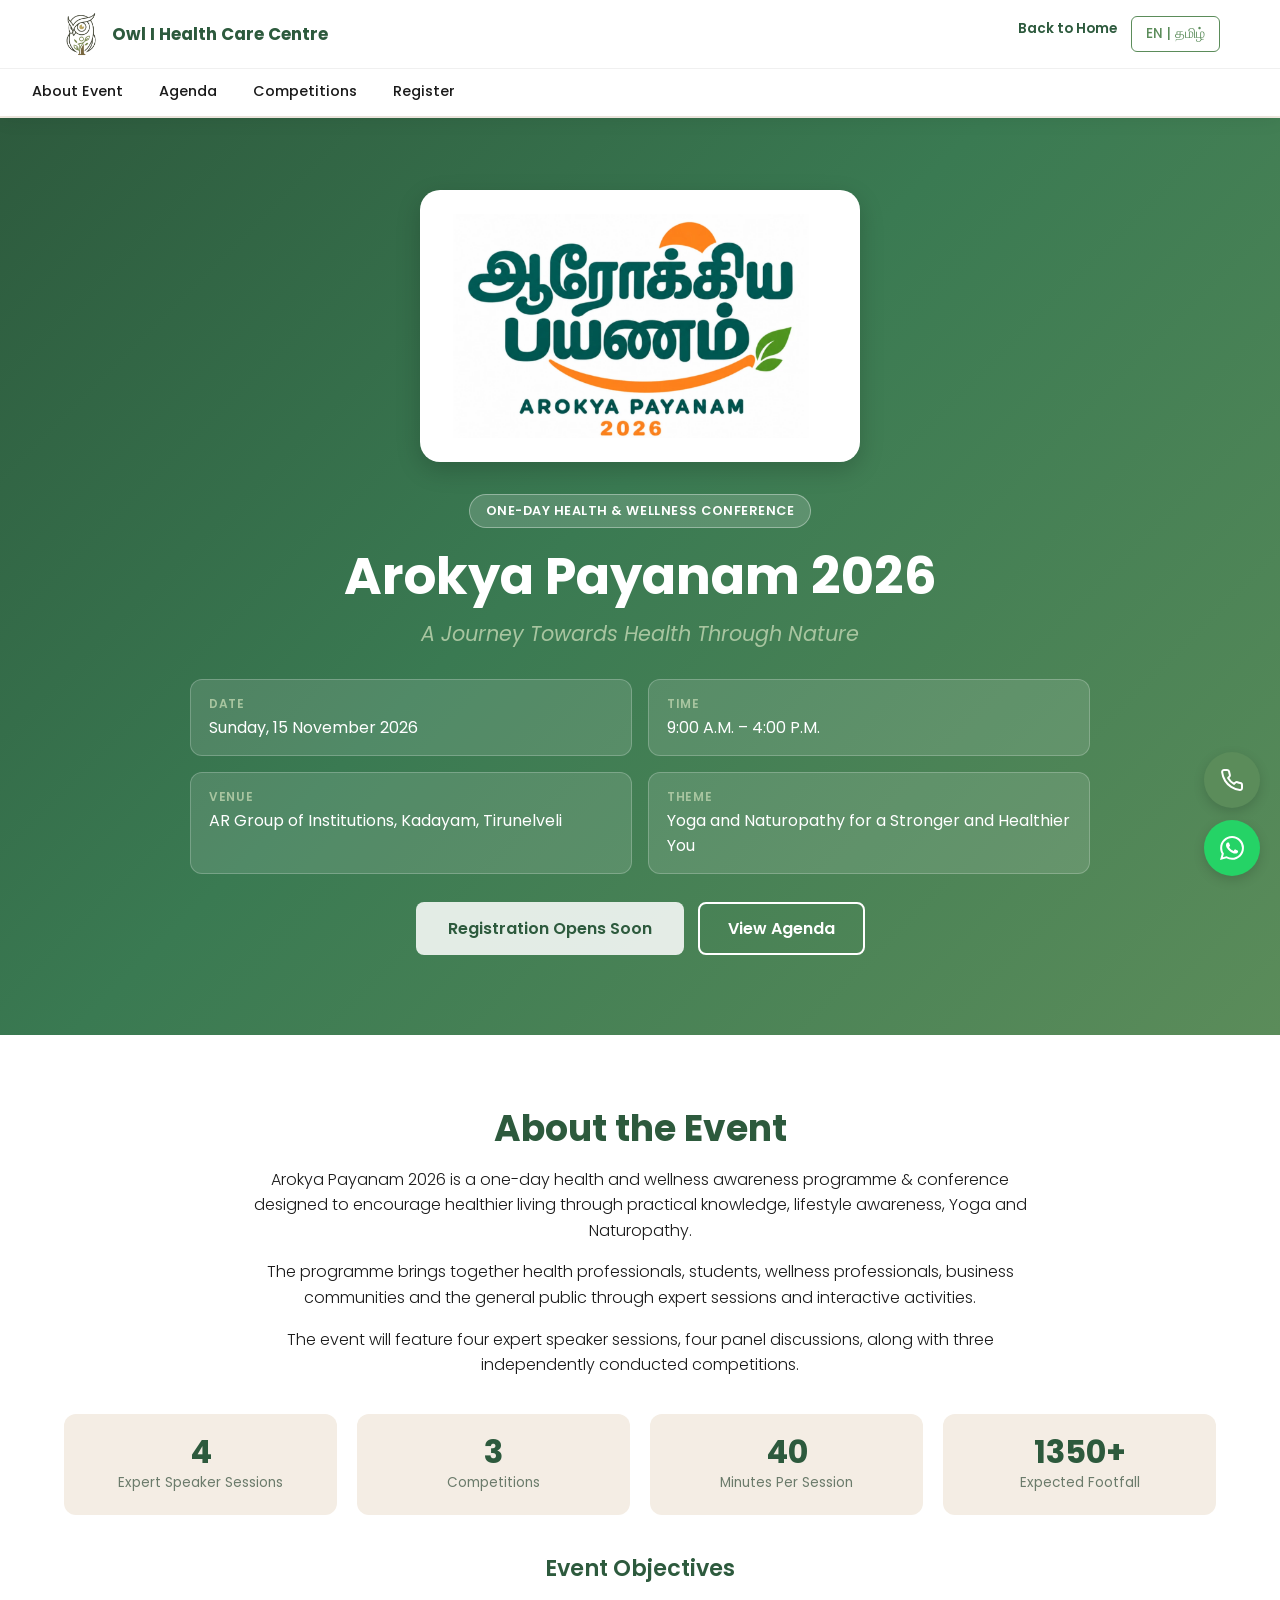
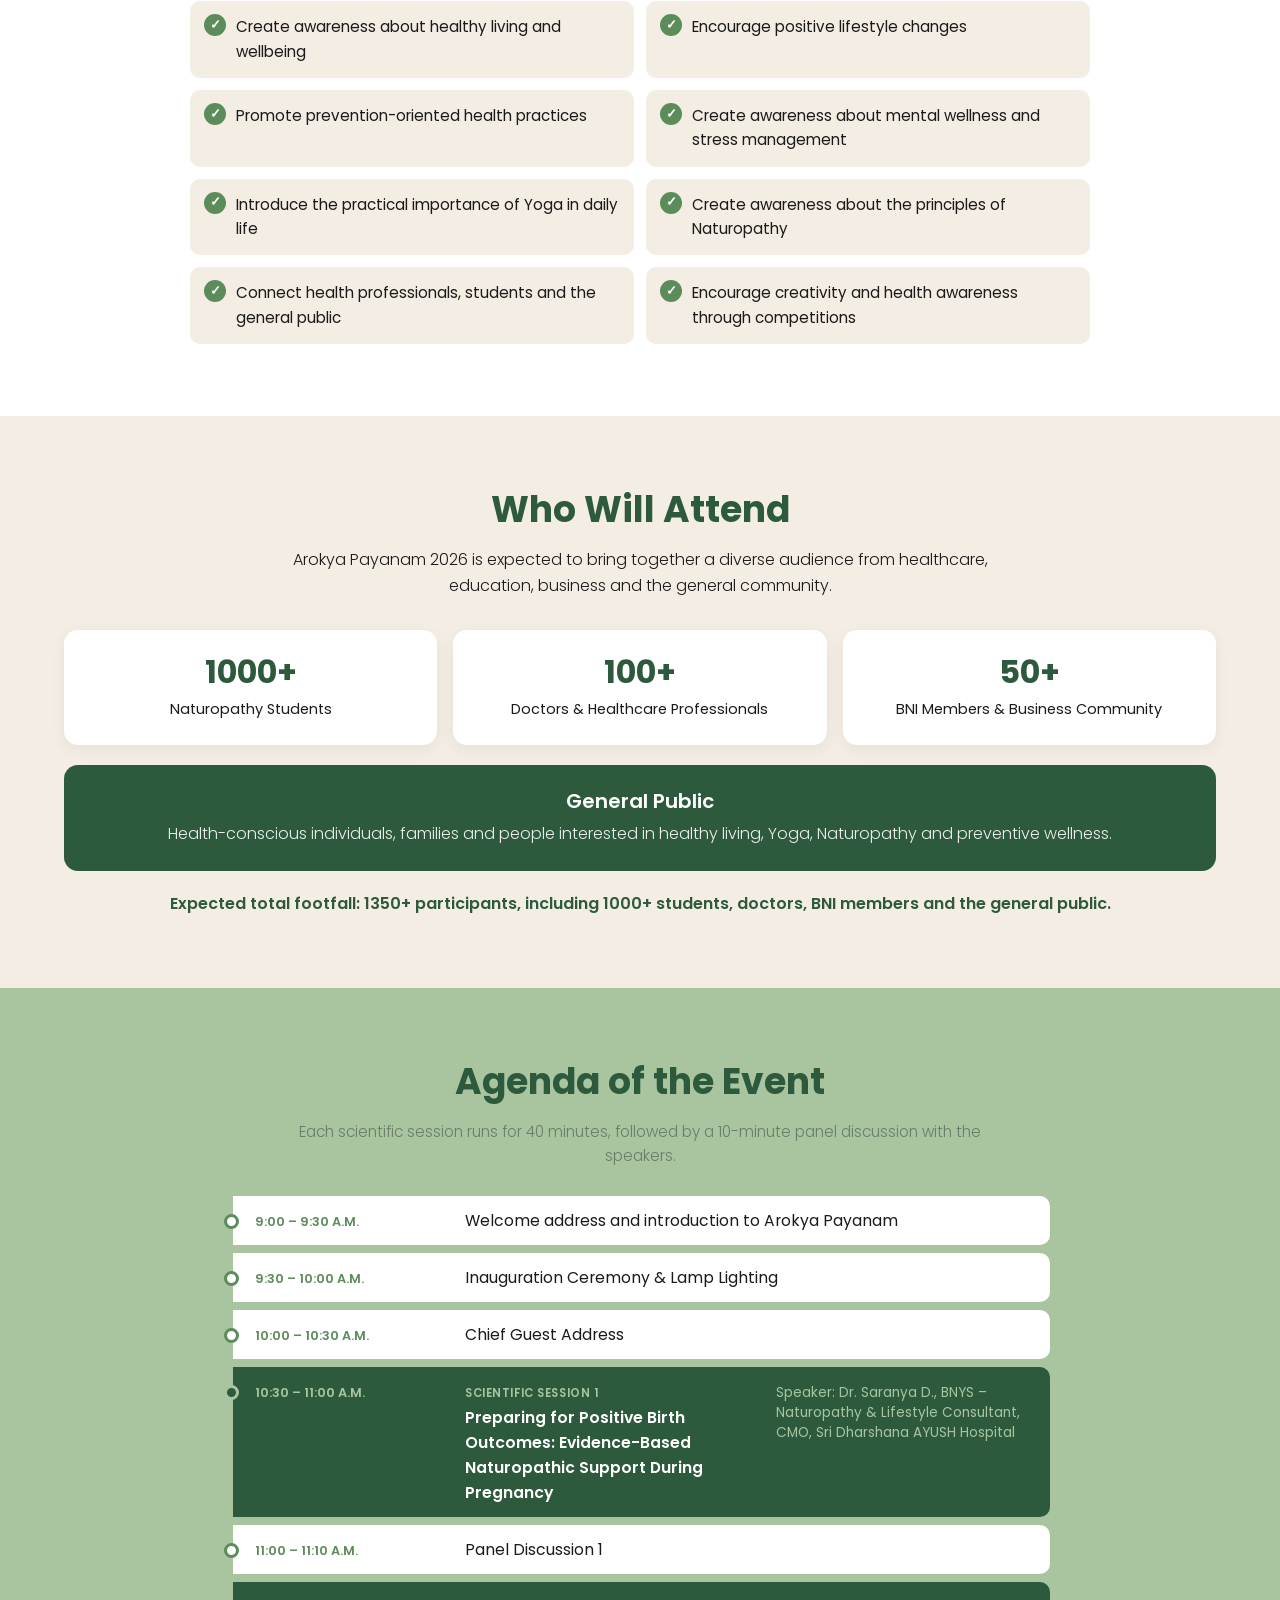
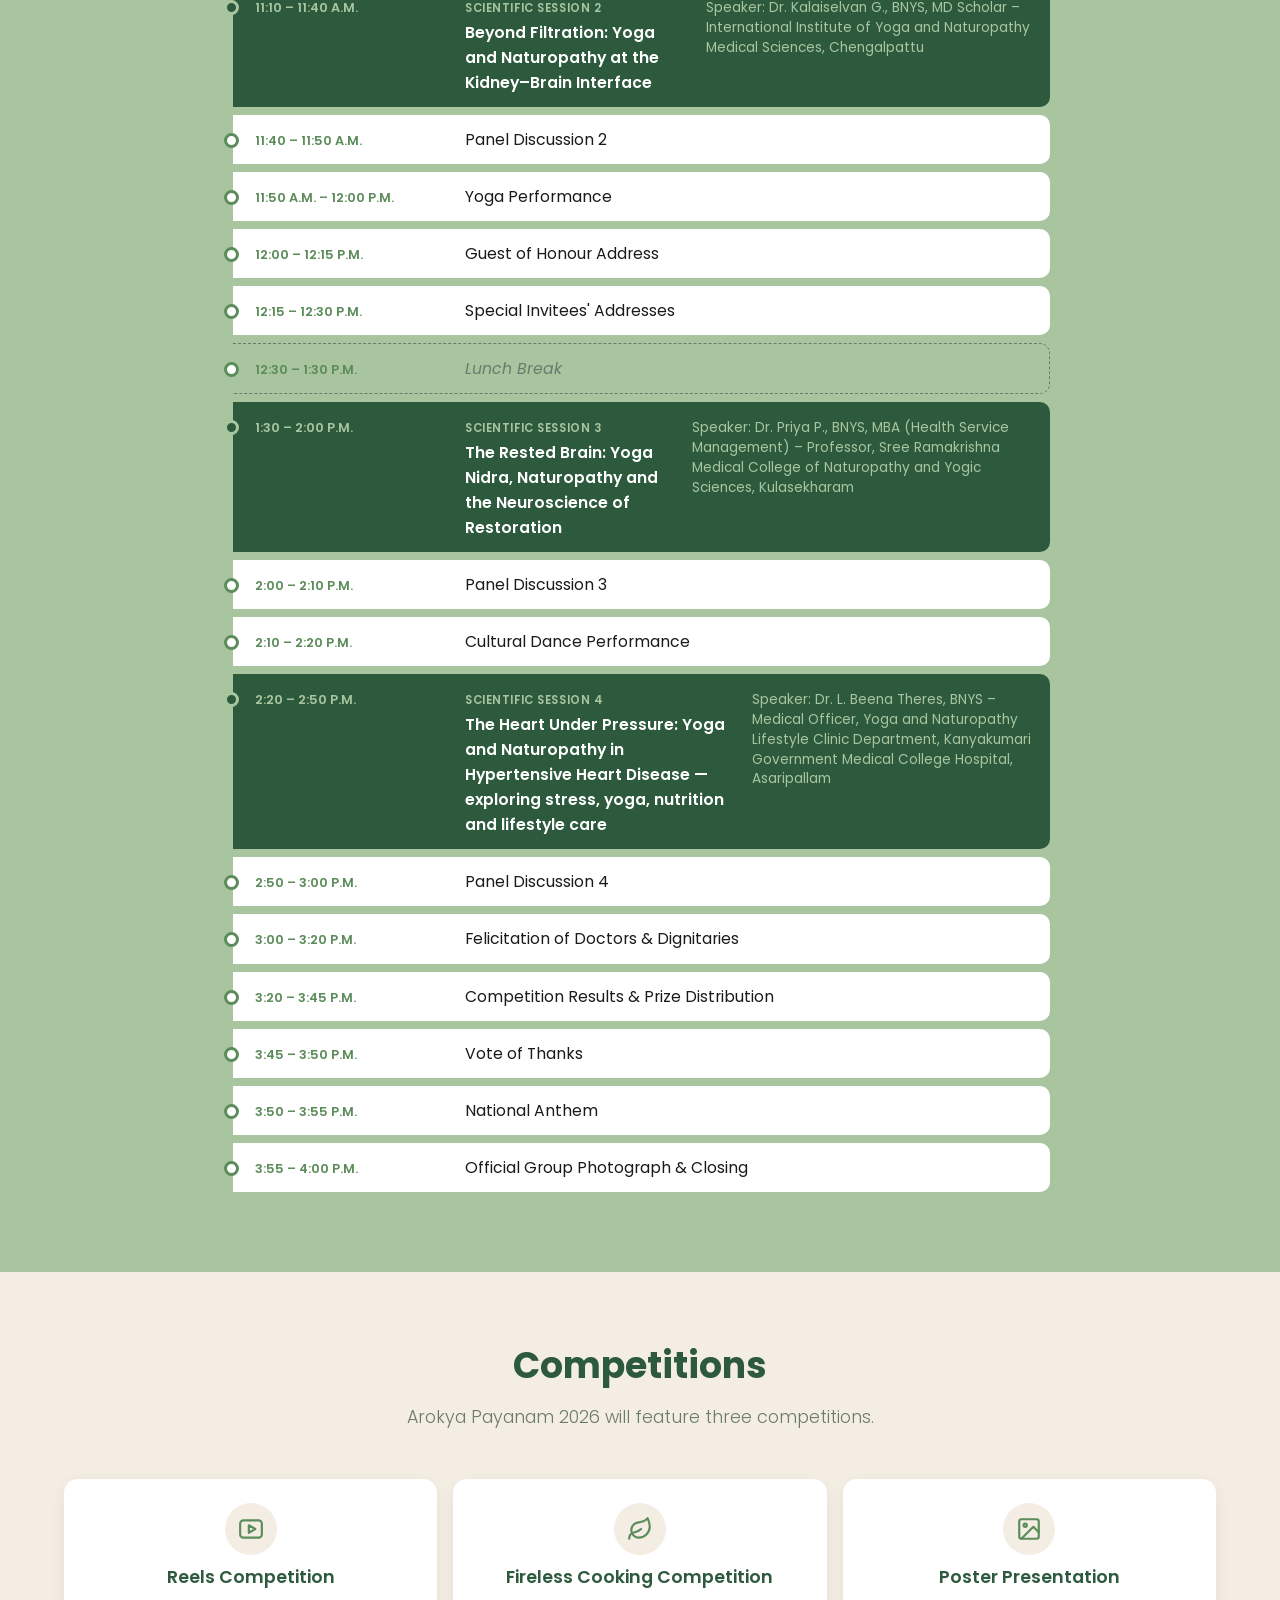
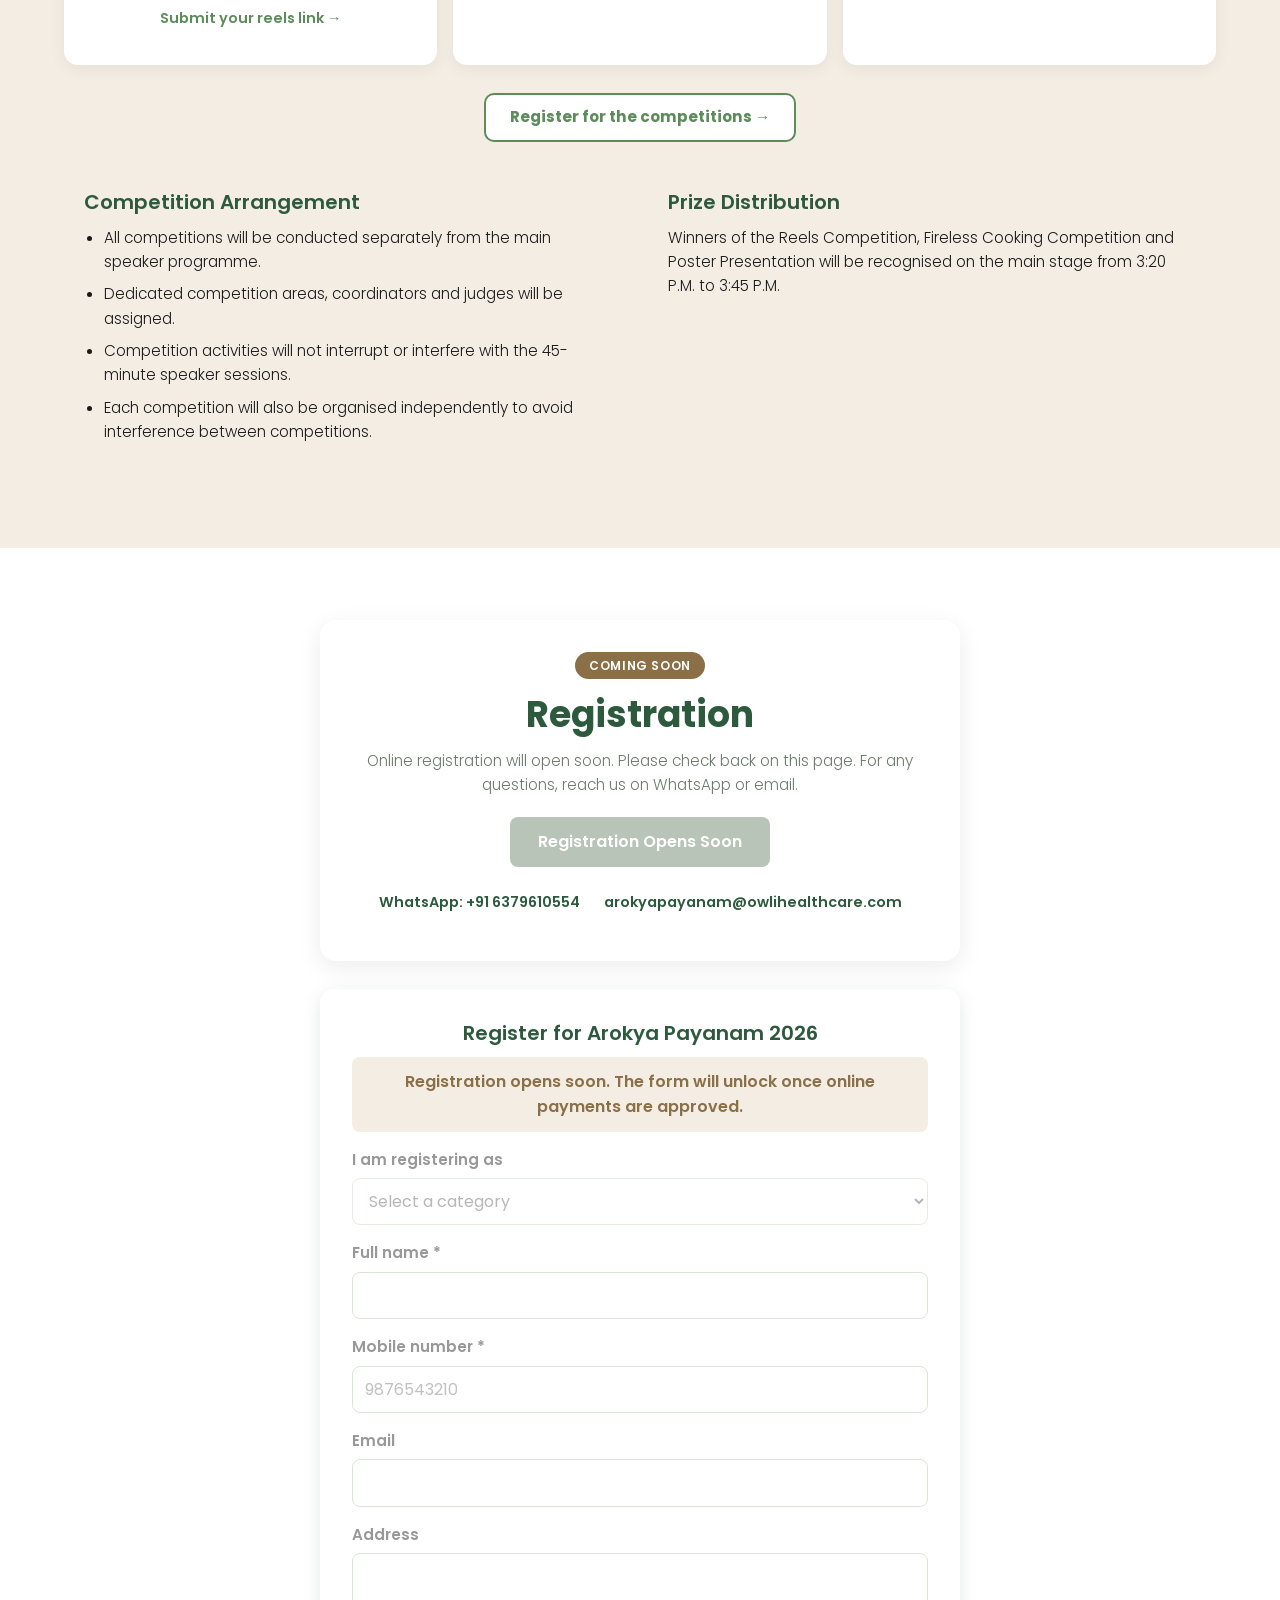
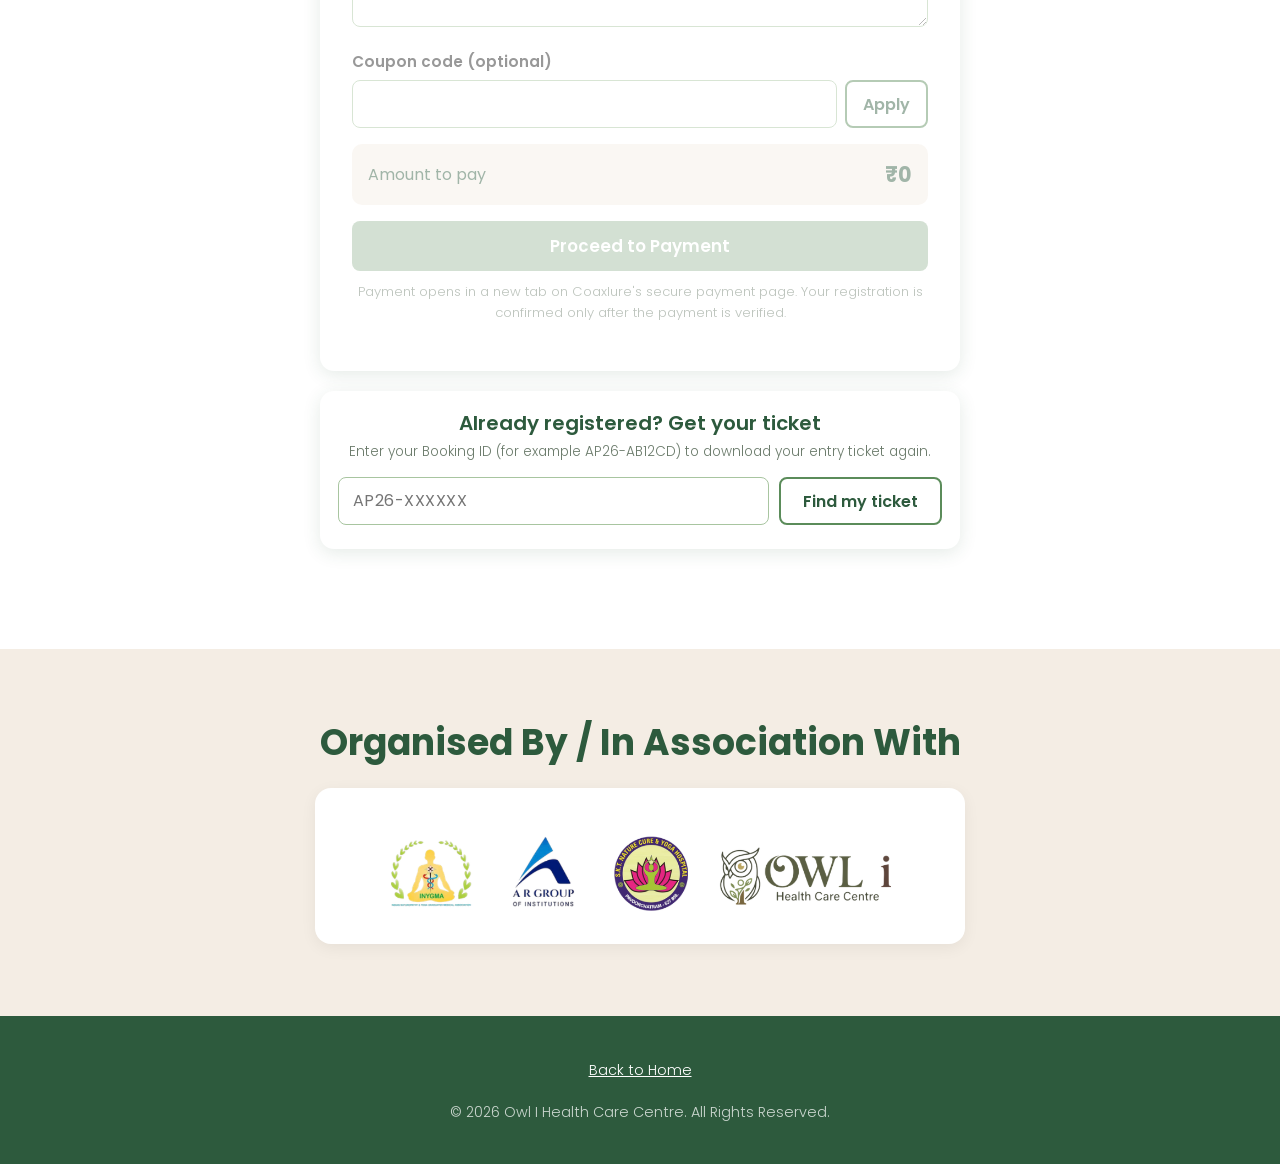
<file: events/index.html>
<!DOCTYPE html>
<html lang="en">
<head>
  <!-- ============================================
       EVENTS PAGE: AROKYA PAYANAM 2026
       URL: https://owlihealthcare.com/events/
       PURPOSE: Full details of the event (date, venue, agenda,
                competitions) plus the registration button.
       NOTES: - All asset paths start with "../" because this file
                lives one folder deeper than the homepage.
              - Text is bilingual through the same js/i18n.js
                system as the homepage (keys start with "ev_").
              - Registration is controlled from ONE place:
                js/event-config.js (registrationMode: 'preview' | 'open' | 'closed').
       ============================================ -->
  <meta charset="UTF-8">
  <meta name="viewport" content="width=device-width, initial-scale=1.0">

  <title>Arokya Payanam 2026 | Yoga &amp; Naturopathy Conference – Owl I Health Care Centre</title>
  <meta name="description" content="Arokya Payanam 2026 — a one-day Yoga and Naturopathy health awareness conference on Sunday, 15 November 2026 at AR Group of Institutions, Kadayam, Tirunelveli. Four expert speakers in four scientific sessions, four panel discussions and three competitions. Expected footfall 1350+.">
  <meta name="keywords" content="Arokya Payanam 2026, yoga conference tirunelveli, naturopathy conference, kadayam event, INYGMA, health awareness event tamil nadu">
  <link rel="canonical" href="https://owlihealthcare.com/events/">

  <meta property="og:title" content="Arokya Payanam 2026 | Yoga &amp; Naturopathy Conference">
  <meta property="og:description" content="A Journey Towards Health Through Nature — Sunday, 15 November 2026, AR Group of Institutions, Kadayam, Tirunelveli. Four expert speakers, four scientific sessions, expected footfall 1350+.">
  <meta property="og:image" content="https://owlihealthcare.com/images/og-image.jpg">
  <meta property="og:url" content="https://owlihealthcare.com/events/">
  <meta property="og:type" content="website">
  <meta name="twitter:card" content="summary_large_image">
  <meta name="twitter:title" content="Arokya Payanam 2026 | Yoga &amp; Naturopathy Conference">
  <meta name="twitter:description" content="A Journey Towards Health Through Nature — Sunday, 15 November 2026, Kadayam, Tirunelveli.">
  <meta name="twitter:image" content="https://owlihealthcare.com/images/og-image.jpg">

  <link rel="icon" type="image/png" href="../images/favicon.png">
  <link rel="apple-touch-icon" href="../images/favicon.png">

  <link rel="preconnect" href="https://fonts.googleapis.com">
  <link rel="preconnect" href="https://fonts.gstatic.com" crossorigin>
  <link href="https://fonts.googleapis.com/css2?family=Noto+Sans+Tamil:wght@300;400;600;700&family=Poppins:wght@300;400;600;700&display=swap" rel="stylesheet">

  <!-- Shared site styles first, then the events-only styles -->
  <link rel="stylesheet" href="../css/styles.css">
  <link rel="stylesheet" href="../css/responsive.css">
  <link rel="stylesheet" href="../css/events.css?v=7">

  <!-- Structured data: helps Google show this as an Event -->
  <script type="application/ld+json">
  {
    "@context": "https://schema.org",
    "@type": "Event",
    "name": "Arokya Payanam 2026",
    "description": "A one-day health and wellness awareness programme and conference on Yoga and Naturopathy, with four expert scientific sessions, four panel discussions and three competitions.",
    "startDate": "2026-11-15T09:00:00+05:30",
    "endDate": "2026-11-15T16:00:00+05:30",
    "eventStatus": "https://schema.org/EventCancelled",
    "eventAttendanceMode": "https://schema.org/OfflineEventAttendanceMode",
    "location": {
      "@type": "Place",
      "name": "AR Group of Institutions",
      "address": {
        "@type": "PostalAddress",
        "addressLocality": "Kadayam, Tirunelveli",
        "addressRegion": "Tamil Nadu",
        "addressCountry": "IN"
      }
    },
    "organizer": {
      "@type": "Organization",
      "name": "Owl I Health Care Centre",
      "url": "https://owlihealthcare.com/"
    },
    "url": "https://owlihealthcare.com/events/"
  }
  </script>
</head>

<body class="events-page">
  <a href="#main-content" class="skip-link" data-i18n="skip_to_content">Skip to main content</a>

  <!-- ============================================
       HEADER + SUB-NAVIGATION
       PURPOSE: Logo, language toggle, link back to the homepage,
                and jump links to each section of this page.
       ============================================ -->
  <header class="ev-header" role="banner">
    <div class="ev-header-top">
      <a href="../" class="ev-logo" aria-label="Owl I Health Care Centre - Home">
        <img src="../images/favicon.png" alt="Owl I Health Care Centre">
        <span data-i18n="mobile_brand_text">Owl I Health Care Centre</span>
      </a>
      <div class="ev-header-actions">
        <a href="../" class="ev-home-link" data-i18n="ev_back_home">Back to Home</a>
        <button class="lang-toggle" id="lang-toggle" aria-label="Toggle language between English and Tamil">
          <span>EN | தமிழ்</span>
        </button>
      </div>
    </div>
    <nav class="ev-subnav" aria-label="Event page sections">
      <ul>
        <li><a href="#about-event" data-i18n="ev_nav_about">About Event</a></li>
        <li><a href="#agenda" data-i18n="ev_nav_agenda">Agenda</a></li>
        <li><a href="#competitions" data-i18n="ev_nav_competitions">Competitions</a></li>
        <li><a href="#register" data-i18n="ev_nav_register">Register</a></li>
      </ul>
    </nav>
  </header>

  <main id="main-content">

    <!-- ============================================
         HERO
         PURPOSE: Event name, tagline, key facts, and the
                  main registration button.
         NOTES: The button (data-reg-btn) stays disabled until
                registrationMode is 'open' in js/event-config.js AND the
                server switch (owli-config.php) agrees. 'preview' keeps it
                disabled while prices + the form are shown as a demo.
         ============================================ -->
    <section class="ev-hero" id="event-top" aria-labelledby="ev-title">
      <div class="container">
        <!-- Event logo lockup — white card so the artwork reads cleanly
             against the dark green hero. Sized big and centered per
             the official design; scales down on mobile via events.css. -->
        <div class="ev-hero-logo">
          <img src="../images/events/arokya-payanam-logo.webp" alt="Arokya Payanam 2026" width="1238" height="706">
        </div>
        <span class="ev-badge" data-i18n="ev_badge">One-Day Health &amp; Wellness Conference</span>
        <h1 id="ev-title" data-i18n="ev_title">Arokya Payanam 2026</h1>
        <p class="ev-tagline" data-i18n="ev_tagline">A Journey Towards Health Through Nature</p>

        <dl class="ev-facts">
          <div class="ev-fact">
            <dt data-i18n="ev_date_label">Date</dt>
            <dd data-i18n="ev_date">Sunday, 15 November 2026</dd>
          </div>
          <div class="ev-fact">
            <dt data-i18n="ev_time_label">Time</dt>
            <dd data-i18n="ev_time">9:00 A.M. – 4:00 P.M.</dd>
          </div>
          <div class="ev-fact">
            <dt data-i18n="ev_venue_label">Venue</dt>
            <dd data-i18n="ev_venue">AR Group of Institutions, Kadayam, Tirunelveli</dd>
          </div>
          <div class="ev-fact">
            <dt data-i18n="ev_theme_label">Theme</dt>
            <dd data-i18n="ev_theme">Yoga and Naturopathy for a Stronger and Healthier You</dd>
          </div>
        </dl>

        <div class="ev-hero-ctas">
          <!-- Registration button: "Opens Soon" now, "Register Now" once a link is set -->
          <a class="btn btn-cta-primary ev-reg-btn is-disabled" data-reg-btn aria-disabled="true" tabindex="-1"
             data-reg-soon="ev_reg_btn_soon" data-reg-preview="ev_reg_btn_preview" data-reg-open="ev_reg_btn_open" data-i18n="ev_reg_btn_soon">Registration Opens Soon</a>
          <a href="#agenda" class="btn btn-secondary" data-i18n="ev_hero_cta_agenda">View Agenda</a>
        </div>
      </div>
    </section>

    <!-- ============================================
         ABOUT + OBJECTIVES
         ============================================ -->
    <section class="ev-section alt" id="about-event" aria-labelledby="about-heading">
      <div class="container">
        <h2 id="about-heading" data-i18n="ev_about_title">About the Event</h2>
        <div class="ev-about-text">
          <p data-i18n="ev_about_p1">Arokya Payanam 2026 is a one-day health and wellness awareness programme &amp; conference designed to encourage healthier living through practical knowledge, lifestyle awareness, Yoga and Naturopathy.</p>
          <p data-i18n="ev_about_p2">The programme brings together health professionals, students, wellness professionals, business communities and the general public through expert sessions and interactive activities.</p>
          <p data-i18n="ev_about_p3">The event will feature four expert speaker sessions, four panel discussions, along with three independently conducted competitions.</p>
        </div>

        <div class="ev-stats">
          <div class="ev-stat"><strong>4</strong><span data-i18n="ev_stat_sessions">Expert Speaker Sessions</span></div>
          <div class="ev-stat"><strong>3</strong><span data-i18n="ev_stat_competitions">Competitions</span></div>
          <div class="ev-stat"><strong>40</strong><span data-i18n="ev_stat_minutes">Minutes Per Session</span></div>
          <div class="ev-stat"><strong>1350+</strong><span data-i18n="ev_stat_participants">Expected Footfall</span></div>
        </div>

        <h3 class="ev-subheading" data-i18n="ev_obj_title">Event Objectives</h3>
        <ul class="ev-objectives">
          <li data-i18n="ev_obj_1">Create awareness about healthy living and wellbeing</li>
          <li data-i18n="ev_obj_2">Encourage positive lifestyle changes</li>
          <li data-i18n="ev_obj_3">Promote prevention-oriented health practices</li>
          <li data-i18n="ev_obj_4">Create awareness about mental wellness and stress management</li>
          <li data-i18n="ev_obj_5">Introduce the practical importance of Yoga in daily life</li>
          <li data-i18n="ev_obj_6">Create awareness about the principles of Naturopathy</li>
          <li data-i18n="ev_obj_7">Connect health professionals, students and the general public</li>
          <li data-i18n="ev_obj_8">Encourage creativity and health awareness through competitions</li>
        </ul>
      </div>
    </section>

    <!-- ============================================
         AUDIENCE
         ============================================ -->
    <section class="ev-section" id="audience" aria-labelledby="audience-heading">
      <div class="container">
        <h2 id="audience-heading" data-i18n="ev_aud_title">Who Will Attend</h2>
        <p class="ev-audience-sub" data-i18n="ev_aud_sub">Arokya Payanam 2026 is expected to bring together a diverse audience from healthcare, education, business and the general community.</p>
        <div class="ev-audience-grid">
          <div class="ev-audience-card"><strong>1000+</strong><span data-i18n="ev_aud_students">Naturopathy Students</span></div>
          <div class="ev-audience-card"><strong>100+</strong><span data-i18n="ev_aud_doctors">Doctors &amp; Healthcare Professionals</span></div>
          <div class="ev-audience-card"><strong>50+</strong><span data-i18n="ev_aud_bni">BNI Members &amp; Business Community</span></div>
        </div>
        <div class="ev-public-card">
          <h3 data-i18n="ev_aud_public_title">General Public</h3>
          <p data-i18n="ev_aud_public">Health-conscious individuals, families and people interested in healthy living, Yoga, Naturopathy and preventive wellness.</p>
        </div>
        <p class="ev-footfall" data-i18n="ev_aud_footfall">Expected total footfall: 1350+ participants, including 1000+ students, doctors, BNI members and the general public.</p>
      </div>
    </section>

    <!-- ============================================
         AGENDA
         PURPOSE: Timeline of the day. Rows with class "session"
                  are the four scientific sessions (with speaker
                  sub-lines); "break" rows are tea / lunch.
         NOTES: Times are plain text. To change a time, edit it
                here; to change a title, edit the matching key in
                js/i18n.js (both en and ta).
         ============================================ -->
    <section class="ev-section green" id="agenda" aria-labelledby="agenda-heading">
      <div class="container">
        <h2 id="agenda-heading" data-i18n="ev_agenda_title">Agenda of the Event</h2>
        <p class="ev-agenda-note" data-i18n="ev_agenda_note">Each scientific session runs for 40 minutes, followed by a 10-minute panel discussion with the speakers.</p>

        <ol class="ev-agenda">
          <li class="ev-agenda-item"><span class="ev-agenda-time">9:00 – 9:30 A.M.</span><span class="ev-agenda-title" data-i18n="ev_ag_1">Welcome address and introduction to Arokya Payanam</span></li>
          <li class="ev-agenda-item"><span class="ev-agenda-time">9:30 – 10:00 A.M.</span><span class="ev-agenda-title" data-i18n="ev_ag_2">Inauguration Ceremony &amp; Lamp Lighting</span></li>
          <li class="ev-agenda-item"><span class="ev-agenda-time">10:00 – 10:30 A.M.</span><span class="ev-agenda-title" data-i18n="ev_ag_3">Chief Guest Address</span></li>

          <li class="ev-agenda-item session">
            <span class="ev-agenda-time">10:30 – 11:00 A.M.</span>
            <span class="ev-agenda-title"><span class="ev-agenda-tag" data-i18n="ev_ag_s1_tag">Scientific Session 1</span><span data-i18n="ev_ag_s1">Preparing for Positive Birth Outcomes: Evidence-Based Naturopathic Support During Pregnancy</span></span>
            <span class="ev-agenda-speaker" data-i18n="ev_ag_s1_sp">Speaker: Dr. Saranya D., BNYS – Naturopathy &amp; Lifestyle Consultant, CMO, Sri Dharshana AYUSH Hospital</span></li>
          <li class="ev-agenda-item"><span class="ev-agenda-time">11:00 – 11:10 A.M.</span><span class="ev-agenda-title" data-i18n="ev_ag_pd1">Panel Discussion 1</span></li>

          <li class="ev-agenda-item session">
            <span class="ev-agenda-time">11:10 – 11:40 A.M.</span>
            <span class="ev-agenda-title"><span class="ev-agenda-tag" data-i18n="ev_ag_s2_tag">Scientific Session 2</span><span data-i18n="ev_ag_s2">Beyond Filtration: Yoga and Naturopathy at the Kidney–Brain Interface</span></span>
            <span class="ev-agenda-speaker" data-i18n="ev_ag_s2_sp">Speaker: Dr. Kalaiselvan G., BNYS, MD Scholar – International Institute of Yoga and Naturopathy Medical Sciences, Chengalpattu</span></li>
          <li class="ev-agenda-item"><span class="ev-agenda-time">11:40 – 11:50 A.M.</span><span class="ev-agenda-title" data-i18n="ev_ag_pd2">Panel Discussion 2</span></li>

          <li class="ev-agenda-item"><span class="ev-agenda-time">11:50 A.M. – 12:00 P.M.</span><span class="ev-agenda-title" data-i18n="ev_ag_yoga">Yoga Performance</span></li>
          <li class="ev-agenda-item"><span class="ev-agenda-time">12:00 – 12:15 P.M.</span><span class="ev-agenda-title" data-i18n="ev_ag_gh">Guest of Honour Address</span></li>
          <li class="ev-agenda-item"><span class="ev-agenda-time">12:15 – 12:30 P.M.</span><span class="ev-agenda-title" data-i18n="ev_ag_si">Special Invitees' Addresses</span></li>

          <li class="ev-agenda-item break"><span class="ev-agenda-time">12:30 – 1:30 P.M.</span><span class="ev-agenda-title" data-i18n="ev_ag_lunch">Lunch Break</span></li>

          <li class="ev-agenda-item session">
            <span class="ev-agenda-time">1:30 – 2:00 P.M.</span>
            <span class="ev-agenda-title"><span class="ev-agenda-tag" data-i18n="ev_ag_s3_tag">Scientific Session 3</span><span data-i18n="ev_ag_s3">The Rested Brain: Yoga Nidra, Naturopathy and the Neuroscience of Restoration</span></span>
            <span class="ev-agenda-speaker" data-i18n="ev_ag_s3_sp">Speaker: Dr. Priya P., BNYS, MBA (Health Service Management) – Professor, Sree Ramakrishna Medical College of Naturopathy and Yogic Sciences, Kulasekharam</span></li>
          <li class="ev-agenda-item"><span class="ev-agenda-time">2:00 – 2:10 P.M.</span><span class="ev-agenda-title" data-i18n="ev_ag_pd3">Panel Discussion 3</span></li>

          <li class="ev-agenda-item"><span class="ev-agenda-time">2:10 – 2:20 P.M.</span><span class="ev-agenda-title" data-i18n="ev_ag_dance">Cultural Dance Performance</span></li>

          <li class="ev-agenda-item session">
            <span class="ev-agenda-time">2:20 – 2:50 P.M.</span>
            <span class="ev-agenda-title"><span class="ev-agenda-tag" data-i18n="ev_ag_s4_tag">Scientific Session 4</span><span data-i18n="ev_ag_s4">The Heart Under Pressure: Yoga and Naturopathy in Hypertensive Heart Disease — exploring stress, yoga, nutrition and lifestyle care</span></span>
            <span class="ev-agenda-speaker" data-i18n="ev_ag_s4_sp">Speaker: Dr. L. Beena Theres, BNYS – Medical Officer, Yoga and Naturopathy Lifestyle Clinic Department, Kanyakumari Government Medical College Hospital, Asaripallam</span></li>
          <li class="ev-agenda-item"><span class="ev-agenda-time">2:50 – 3:00 P.M.</span><span class="ev-agenda-title" data-i18n="ev_ag_pd4">Panel Discussion 4</span></li>

          <li class="ev-agenda-item"><span class="ev-agenda-time">3:00 – 3:20 P.M.</span><span class="ev-agenda-title" data-i18n="ev_ag_felicitation">Felicitation of Doctors &amp; Dignitaries</span></li>
          <li class="ev-agenda-item"><span class="ev-agenda-time">3:20 – 3:45 P.M.</span><span class="ev-agenda-title" data-i18n="ev_ag_results">Competition Results &amp; Prize Distribution</span></li>
          <li class="ev-agenda-item"><span class="ev-agenda-time">3:45 – 3:50 P.M.</span><span class="ev-agenda-title" data-i18n="ev_ag_thanks">Vote of Thanks</span></li>
          <li class="ev-agenda-item"><span class="ev-agenda-time">3:50 – 3:55 P.M.</span><span class="ev-agenda-title" data-i18n="ev_ag_anthem">National Anthem</span></li>
          <li class="ev-agenda-item"><span class="ev-agenda-time">3:55 – 4:00 P.M.</span><span class="ev-agenda-title" data-i18n="ev_ag_end">Official Group Photograph &amp; Closing</span></li>
        </ol>
      </div>
    </section>

    <!-- ============================================
         COMPETITIONS + PRIZE DISTRIBUTION
         ============================================ -->
    <section class="ev-section" id="competitions" aria-labelledby="comp-heading">
      <div class="container">
        <h2 id="comp-heading" data-i18n="ev_comp_title">Competitions</h2>
        <p class="section-subtitle" data-i18n="ev_comp_sub">Arokya Payanam 2026 will feature three competitions.</p>

        <div class="ev-comp-grid">
          <div class="ev-comp-card">
            <div class="ev-icon" aria-hidden="true">
              <!-- Video / reels icon -->
              <svg width="26" height="26" viewBox="0 0 24 24" fill="none" stroke="currentColor" stroke-width="2" stroke-linecap="round" stroke-linejoin="round"><rect x="2" y="4" width="20" height="16" rx="3"/><polygon points="10 8.5 16 12 10 15.5 10 8.5"/></svg>
            </div>
            <h3 data-i18n="ev_comp_1">Reels Competition</h3>
            <p class="ev-comp-link"><a href="https://docs.google.com/forms/d/e/1FAIpQLScouFdysCszkVXSwDULJ5DAddBsZK4OOZGNZJhrxJWak0DAgg/viewform" target="_blank" rel="noopener noreferrer" data-i18n="ev_comp_reels">Submit your reels link →</a></p>
          </div>
          <div class="ev-comp-card">
            <div class="ev-icon" aria-hidden="true">
              <!-- Leaf / cooking icon -->
              <svg width="26" height="26" viewBox="0 0 24 24" fill="none" stroke="currentColor" stroke-width="2" stroke-linecap="round" stroke-linejoin="round"><path d="M11 20A7 7 0 0 1 9.8 6.1C15.5 5 17 4.48 19 2c1 2 2 4.18 2 8 0 5.5-4.78 10-10 10z"/><path d="M2 21c0-3 1.85-5.36 5.08-6C9.5 14.52 12 13 13 12"/></svg>
            </div>
            <h3 data-i18n="ev_comp_2">Fireless Cooking Competition</h3>
          </div>
          <div class="ev-comp-card">
            <div class="ev-icon" aria-hidden="true">
              <!-- Poster / image icon -->
              <svg width="26" height="26" viewBox="0 0 24 24" fill="none" stroke="currentColor" stroke-width="2" stroke-linecap="round" stroke-linejoin="round"><rect x="3" y="3" width="18" height="18" rx="2"/><circle cx="8.5" cy="8.5" r="1.5"/><polyline points="21 15 16 10 5 21"/></svg>
            </div>
            <h3 data-i18n="ev_comp_3">Poster Presentation</h3>
          </div>
        </div>

        <!-- One common registration link for ALL competitions (owner request
             2026-10-25). The reels card keeps its own link because submitting
             a reels video URL is a separate Google Form. -->
        <p class="ev-comp-common">
          <a href="https://docs.google.com/forms/d/e/1FAIpQLSfAwsf_w9acVgDUrE0SmUxBEksrIII5Cmy2B1ATgldosqEg6Q/viewform" target="_blank" rel="noopener noreferrer" data-i18n="ev_comp_register">Register for the competitions →</a>
        </p>

        <div class="ev-comp-info">
          <div class="ev-info-card" style="background-color: var(--color-background);">
            <h3 data-i18n="ev_comp_arr_title">Competition Arrangement</h3>
            <ul>
              <li data-i18n="ev_comp_arr_1">All competitions will be conducted separately from the main speaker programme.</li>
              <li data-i18n="ev_comp_arr_2">Dedicated competition areas, coordinators and judges will be assigned.</li>
              <li data-i18n="ev_comp_arr_3">Competition activities will not interrupt or interfere with the 45-minute speaker sessions.</li>
              <li data-i18n="ev_comp_arr_4">Each competition will also be organised independently to avoid interference between competitions.</li>
            </ul>
          </div>
          <div class="ev-info-card" style="background-color: var(--color-background);">
            <h3 data-i18n="ev_prize_title">Prize Distribution</h3>
            <p data-i18n="ev_prize_text">Winners of the Reels Competition, Fireless Cooking Competition and Poster Presentation will be recognised on the main stage from 3:20 P.M. to 3:45 P.M.</p>
          </div>
        </div>
      </div>
    </section>

    <!-- ============================================
         REGISTRATION
         PURPOSE: The pill / note / button follow the registration mode:
                  'closed'  -> "Coming Soon" + disabled button
                  'preview' -> "Preview — Opens Soon", form explorable,
                               Pay button disabled, server refuses (503)
                  'open'    -> "Register Now", form fully active.
                  Driven by js/event-config.js + the server switch.
         ============================================ -->
    <section class="ev-section alt" id="register" aria-labelledby="register-heading">
      <div class="container">
        <div class="ev-register-card">
          <span class="ev-status-pill" data-reg-soon="ev_reg_status_soon" data-reg-preview="ev_reg_status_preview" data-reg-open="ev_reg_status_open" data-i18n="ev_reg_status_soon">Coming Soon</span>
          <h2 id="register-heading" data-i18n="ev_reg_title">Registration</h2>
          <p data-reg-soon="ev_reg_note_soon" data-reg-preview="ev_reg_note_preview" data-reg-open="ev_reg_note_open" data-i18n="ev_reg_note_soon">Online registration will open soon. Please check back on this page. For any questions, reach us on WhatsApp or email.</p>
          <a class="btn btn-primary ev-reg-btn is-disabled" data-reg-btn aria-disabled="true" tabindex="-1"
             data-reg-soon="ev_reg_btn_soon" data-reg-open="ev_reg_btn_open" data-i18n="ev_reg_btn_soon">Registration Opens Soon</a>
          <div class="ev-contact-row">
            <a href="https://wa.me/916379610554?text=Hi!%20I'd%20like%20to%20know%20about%20Arokya%20Payanam%202026." target="_blank" rel="noopener noreferrer">WhatsApp: +91 6379610554</a>
            <a href="mailto:arokyapayanam@owlihealthcare.com">arokyapayanam@owlihealthcare.com</a>
          </div>
        </div>

        <!-- ============================================
             REGISTRATION FORM
             PURPOSE: Collects attendee details, then sends them to the
                      secure Coaxlure payment page (see js/event-register.js
                      and api/register.php).
             NOTES: - Category-specific fields (data-cat="...") show/hide
                      automatically. Hidden ones are disabled so they are
                      not sent.
                    - The price shown is for display only; the server
                      recalculates it from the database.
                    - The form stays locked until registrationOpen = true
                      in js/event-config.js.
             ============================================ -->
        <form id="register-form" class="ev-form" novalidate autocomplete="on">
          <h3 data-i18n="evf_title">Register for Arokya Payanam 2026</h3>
          <p class="ev-form-closed" id="evf-closed" data-i18n="evf_closed">Registration opens soon. The form will unlock once online payments are approved.</p>

          <fieldset class="ev-form-fields" id="evf-fields" disabled>
            <!-- Honeypot: real people never see or fill this -->
            <div class="ev-hp" aria-hidden="true">
              <label>Website <input type="text" name="website" tabindex="-1" autocomplete="off"></label>
            </div>

            <div class="ev-field">
              <label for="evf-category" data-i18n="evf_category">I am registering as</label>
              <select id="evf-category" name="category" required>
                <option value="" data-i18n="evf_cat_choose">Select a category</option>
                <option value="student" data-i18n="evf_cat_student">Naturopathy Student</option>
                <option value="general" data-i18n="evf_cat_general">General Public</option>
                <option value="bni" data-i18n="evf_cat_bni">BNI Member</option>
                <option value="doctor" data-i18n="evf_cat_doctor">Doctor</option>
              </select>
              <span class="ev-error" data-err-for="category"></span>
              <!-- Filled by js/event-register.js from api/quote.php?category=all (prices come from the database) -->
              <ul class="ev-price-list" id="evf-price-list" hidden></ul>
            </div>

            <div class="ev-field">
              <label for="evf-name" data-i18n="evf_name">Full name *</label>
              <input id="evf-name" name="name" type="text" maxlength="100" autocomplete="name" required>
              <span class="ev-error" data-err-for="name"></span>
            </div>

            <div class="ev-field">
              <label for="evf-mobile" data-i18n="evf_mobile">Mobile number *</label>
              <input id="evf-mobile" name="mobile" type="tel" inputmode="numeric" maxlength="15" autocomplete="tel" placeholder="9876543210" required>
              <span class="ev-error" data-err-for="mobile"></span>
            </div>

            <div class="ev-field">
              <label for="evf-email" data-i18n="evf_email">Email</label>
              <input id="evf-email" name="email" type="email" maxlength="150" autocomplete="email" required>
              <span class="ev-error" data-err-for="email"></span>
            </div>

            <div class="ev-field">
              <label for="evf-address" data-i18n="evf_address">Address</label>
              <textarea id="evf-address" name="address" rows="2" maxlength="300" autocomplete="street-address" required></textarea>
              <span class="ev-error" data-err-for="address"></span>
            </div>

            <!-- Student -->
            <div class="ev-cat-block" data-cat="student" hidden>
              <div class="ev-field">
                <label for="evf-year" data-i18n="evf_year">Year of study</label>
                <select id="evf-year" name="year_of_study" required>
                  <option value="" data-i18n="evf_year_choose">Select year</option>
                  <option value="part1" data-i18n="evf_year_part1">Part 1</option>
                  <option value="part2" data-i18n="evf_year_part2">Part 2</option>
                  <option value="2nd" data-i18n="evf_year_2nd">2nd Year</option>
                  <option value="3rd" data-i18n="evf_year_3rd">3rd Year</option>
                  <option value="4th" data-i18n="evf_year_4th">4th Year</option>
                  <option value="internship" data-i18n="evf_year_intern">Internship</option>
                </select>
                <span class="ev-error" data-err-for="year_of_study"></span>
              </div>
              <div class="ev-field">
                <label for="evf-college" data-i18n="evf_college">College</label>
                <input id="evf-college" name="college" type="text" maxlength="150" required>
                <span class="ev-error" data-err-for="college"></span>
              </div>
              <div class="ev-field">
                <span class="ev-label" data-i18n="evf_comps">Competitions (optional)</span>
                <label class="ev-check"><input type="checkbox" name="competitions" value="poster"> <span data-i18n="ev_comp_3">Poster Presentation</span></label>
                <label class="ev-check"><input type="checkbox" name="competitions" value="fireless_cooking"> <span data-i18n="ev_comp_2">Fireless Cooking Competition</span></label>
              </div>
            </div>

            <!-- BNI -->
            <div class="ev-cat-block" data-cat="bni" hidden>
              <div class="ev-field">
                <label for="evf-chapter" data-i18n="evf_chapter">BNI chapter</label>
                <input id="evf-chapter" name="chapter" type="text" maxlength="100" required>
                <span class="ev-error" data-err-for="chapter"></span>
              </div>
              <div class="ev-field">
                <label for="evf-org" data-i18n="evf_org">Organisation / business name</label>
                <input id="evf-org" name="organisation" type="text" maxlength="150" required>
                <span class="ev-error" data-err-for="organisation"></span>
              </div>
            </div>

            <!-- Doctor -->
            <div class="ev-cat-block" data-cat="doctor" hidden>
              <div class="ev-field">
                <label for="evf-qual" data-i18n="evf_qual">Qualification</label>
                <input id="evf-qual" name="qualification" type="text" maxlength="100" required>
                <span class="ev-error" data-err-for="qualification"></span>
              </div>
              <div class="ev-field">
                <label for="evf-clinic" data-i18n="evf_clinic">Clinic / hospital name (optional)</label>
                <input id="evf-clinic" name="clinic" type="text" maxlength="150">
                <span class="ev-error" data-err-for="clinic"></span>
              </div>
            </div>

            <!-- Coupon -->
            <div class="ev-field">
              <label for="evf-coupon" data-i18n="evf_coupon">Coupon code (optional)</label>
              <div class="ev-coupon-row">
                <input id="evf-coupon" name="coupon" type="text" maxlength="30" autocapitalize="characters" autocomplete="off">
                <button type="button" class="btn btn-secondary" id="evf-coupon-apply" data-i18n="evf_apply">Apply</button>
              </div>
              <span class="ev-error" data-err-for="coupon"></span>
            </div>

            <div class="ev-price-box" id="evf-price" aria-live="polite" hidden>
              <span data-i18n="evf_amount">Amount to pay</span>
              <strong id="evf-price-value">₹0</strong>
            </div>

            <p class="ev-error ev-form-error" id="evf-form-error" role="alert"></p>

            <button type="submit" class="btn btn-primary ev-pay-btn" id="evf-submit" disabled>
              <span data-i18n="evf_pay">Proceed to Payment</span>
            </button>
            <p class="ev-form-note" data-i18n="evf_note">Payment opens in a new tab on Coaxlure's secure payment page. Your registration is confirmed only after the payment is verified.</p>
          </fieldset>
        </form>

        <!-- ============================================
             PAYMENT STATUS BOX
             PURPOSE: Sits DIRECTLY after the registration form
                      (owner request 2026-10-26 — the payment-verified
                      confirmation must be the first thing under the
                      form, before the lookup card). js/event-register.js
                      polls status.php and fills this box: waiting
                      message + "do not refresh" warning while the
                      payment is pending in the other tab, then the paid
                      box with the ticket download.
             ============================================ -->
        <div class="ev-status-box" id="evf-status" role="status" aria-live="polite" hidden></div>

        <!-- ============================================
             ALREADY REGISTERED? — BOOKING-ID LOOKUP
             PURPOSE: A returning attendee types their Booking ID
             (AP26-XXXXXX); the page asks the server, and if the booking
             is PAID it shows the SAME three actions the payment success
             box shows (Download ticket, Get ticket on WhatsApp, Done).
             Pending/failed/unknown IDs get a clear "not found" message.
             js/event-register.js wires this (#ticket-lookup).
             ============================================ -->
        <div class="ev-ticket-lookup" id="ticket-lookup">
          <h3 data-i18n="evf_lookup_title">Already registered? Get your ticket</h3>
          <p class="ev-lookup-sub" data-i18n="evf_lookup_sub">Enter your Booking ID (for example AP26-AB12CD) to download your entry ticket again.</p>
          <form class="ev-lookup-form" id="ticket-lookup-form" novalidate>
            <label class="sr-only" for="evf-lookup-ref" data-i18n="evf_lookup_label">Booking ID</label>
            <input id="evf-lookup-ref" name="ref" type="text" inputmode="latin" autocapitalize="characters"
                   autocomplete="off" spellcheck="false" placeholder="AP26-XXXXXX" maxlength="12">
            <button type="submit" class="btn btn-secondary" data-i18n="evf_lookup_btn">Find my ticket</button>
          </form>
          <p class="ev-error ev-lookup-error" id="evf-lookup-error" role="alert" hidden></p>
          <!-- The three paid actions render inside this box after a successful lookup -->
          <div class="ev-lookup-result" id="evf-lookup-result" hidden></div>
        </div>
      </div>
    </section>

    <!-- ============================================
         ORGANISERS
         NOTE: Organisation names are proper nouns, so they are
               not translated.
         ============================================ -->
    <section class="ev-section" id="organisers" aria-labelledby="org-heading">
      <div class="container">
        <h2 id="org-heading" data-i18n="ev_org_title">Organised By / In Association With</h2>
        <div class="ev-org-logos">
          <img src="../images/events/organisers.png" alt="Organised by: Indian Naturopathy &amp; Yoga Graduates Medical Association (INYGMA), AR Group of Institutions, SKT Nature Cure &amp; Yoga Hospital, and OWL i Health Care Centre" width="1065" height="181">
        </div>
        <!-- Same organiser names as text, for screen readers and SEO (not translated — proper nouns) -->
        <ul class="ev-org-list sr-only">
          <li>AR Group of Institutions</li>
          <li>Indian Naturopathy &amp; Yoga Graduates Medical Association (INYGMA)</li>
          <li>SKT Nature Cure &amp; Yoga Hospital</li>
          <li>OWL i Health Care Centre</li>
        </ul>
      </div>
    </section>

  </main>

  <footer class="ev-footer" role="contentinfo">
    <div class="container">
      <p><a href="../" data-i18n="ev_back_home">Back to Home</a></p>
      <p>&copy; 2026 Owl I Health Care Centre. All Rights Reserved.</p>
    </div>
  </footer>

  <!-- Floating call + WhatsApp buttons (same as the homepage) -->
  <div class="floating-buttons" aria-label="Quick contact buttons">
    <a href="tel:+916379610554" class="fab fab-phone" aria-label="Call Owl I Health Care Centre" data-i18n-tooltip="fab_phone_tooltip">
      <svg width="24" height="24" viewBox="0 0 24 24" fill="none" stroke="currentColor" stroke-width="2" stroke-linecap="round" stroke-linejoin="round" aria-hidden="true">
        <path d="M22 16.92v3a2 2 0 0 1-2.18 2 19.79 19.79 0 0 1-8.63-3.07 19.5 19.5 0 0 1-6-6 19.79 19.79 0 0 1-3.07-8.67A2 2 0 0 1 4.11 2h3a2 2 0 0 1 2 1.72 12.84 12.84 0 0 0 .7 2.81 2 2 0 0 1-.45 2.11L8.09 9.91a16 16 0 0 0 6 6l1.27-1.27a2 2 0 0 1 2.11-.45 12.84 12.84 0 0 0 2.81.7A2 2 0 0 1 22 16.92z"/>
      </svg>
      <span class="fab-tooltip" data-i18n="fab_phone_tooltip">Call us now</span>
    </a>
    <a href="https://wa.me/916379610554?text=Hi!%20I'd%20like%20to%20know%20about%20Arokya%20Payanam%202026." class="fab fab-whatsapp" target="_blank" rel="noopener noreferrer" aria-label="Chat with us on WhatsApp" data-i18n-tooltip="fab_whatsapp_tooltip">
      <svg width="24" height="24" viewBox="0 0 24 24" fill="currentColor" aria-hidden="true">
        <path d="M17.472 14.382c-.297-.149-1.758-.867-2.03-.967-.273-.099-.471-.148-.67.15-.197.297-.767.966-.94 1.164-.173.199-.347.223-.644.075-.297-.15-1.255-.463-2.39-1.475-.883-.788-1.48-1.761-1.653-2.059-.173-.297-.018-.458.13-.606.134-.133.298-.347.446-.52.149-.174.198-.298.298-.497.099-.198.05-.371-.025-.52-.075-.149-.669-1.612-.916-2.207-.242-.579-.487-.5-.669-.51-.173-.008-.371-.01-.57-.01-.198 0-.52.074-.792.372-.272.297-1.04 1.016-1.04 2.479 0 1.462 1.065 2.875 1.213 3.074.149.198 2.096 3.2 5.077 4.487.709.306 1.262.489 1.694.625.712.227 1.36.195 1.871.118.571-.085 1.758-.719 2.006-1.413.248-.694.248-1.289.173-1.413-.074-.124-.272-.198-.57-.347m-5.421 7.403h-.004a9.87 9.87 0 01-5.031-1.378l-.361-.214-3.741.982.998-3.648-.235-.374a9.86 9.86 0 01-1.51-5.26c.001-5.45 4.436-9.884 9.888-9.884 2.64 0 5.122 1.03 6.988 2.898a9.825 9.825 0 012.893 6.994c-.003 5.45-4.437 9.884-9.885 9.884m8.413-18.297A11.815 11.815 0 0012.05 0C5.495 0 .16 5.335.157 11.892c0 2.096.547 4.142 1.588 5.945L.057 24l6.305-1.654a11.882 11.882 0 005.683 1.448h.005c6.554 0 11.89-5.335 11.893-11.893a11.821 11.821 0 00-3.48-8.413z"/>
      </svg>
      <span class="fab-tooltip" data-i18n="fab_whatsapp_tooltip">Chat on WhatsApp</span>
    </a>
  </div>

  <!-- i18n.js first (translations + language toggle), then registration state -->
  <script src="../js/i18n.js?v=12"></script>
  <script src="../js/event-config.js?v=9"></script>
  <!-- Registration form: category fields, price, payment redirect, status check -->
  <script src="../js/event-register.js?v=12"></script>
</body>
</html>
</file>
<file: css/styles.css>
/* ──────────────────────────────────────────────
   STYLES.CSS — Owl I Health and Wellness Center
   Main stylesheet for the clinic's landing page.

   This file contains all base styles, layout rules,
   and component styles. Responsive (mobile/tablet/
   desktop) overrides live in responsive.css.

   COLOR PALETTE: "Forest Calm" — defined as CSS
   custom properties below so every color is
   controlled from one place. To change a color
   across the entire site, just edit the hex value
   in :root.

   TABLE OF CONTENTS:
   1.  CSS Custom Properties (Variables)
   2.  CSS Reset / Normalize
   3.  Base / Typography
   4.  Utility Classes (Container, Buttons, etc.)
   5.  Skip Link (Accessibility)
   6.  Header / Navigation
   7.  Hero Section
   8.  About Section
   9.  Services Section
   10. Why Choose Us Section
   11. Doctors Section
   12. Testimonials Section
   13. Gallery Section
   14. Blog Section
   15. CTA Banner Section
   16. Contact Section
   17. Footer
   18. Floating Action Buttons
   19. Keyframe Animations
   ────────────────────────────────────────────── */


/* ──────────────────────────────────────────────
   1. CSS CUSTOM PROPERTIES (Variables)
   These are the "Forest Calm" color palette and
   are used throughout the site instead of hard-
   coded hex values. To change a color site-wide,
   just update the value here.

   Usage example:  color: var(--color-primary);
   ────────────────────────────────────────────── */
:root {
  /* Primary dark green — used for headers, nav, footer backgrounds */
  --color-primary: #2D5A3D;

  /* Secondary green — used for buttons, CTAs, interactive elements */
  --color-secondary: #5B8C5A;

  /* Light green — used for highlighted sections, subtle accents */
  --color-light-green: #A8C5A0;

  /* Cream background — the main page background color */
  --color-background: #F4EDE4;

  /* Warm brown — used for small accent details */
  --color-accent: #8B6F47;

  /* White — used for cards, alternating section backgrounds */
  --color-white: #FFFFFF;

  /* Dark text — the primary body text color */
  --color-dark-text: #1A1A1A;

  /* Light/subtle text — used for secondary or muted text */
  --color-light-text: #6B7B6B;
}


/* ──────────────────────────────────────────────
   2. CSS RESET / NORMALIZE
   Removes default browser styling so every browser
   starts from the same baseline. This prevents
   inconsistencies between Chrome, Firefox, Safari, etc.
   ────────────────────────────────────────────── */

/* Remove default margin and padding from all elements.
   Use border-box so padding is included in width/height. */
*,
*::before,
*::after {
  margin: 0;
  padding: 0;
  box-sizing: border-box;
}

/* Enable smooth scrolling when clicking anchor links
   (e.g., clicking "Services" scrolls smoothly to that section) */
html {
  scroll-behavior: smooth;
  /* Prevent font size from changing on mobile when rotating device */
  -webkit-text-size-adjust: 100%;
}

/* Base body styles — sets the default font, colors, and background */
body {
  font-family: 'Poppins', sans-serif;
  font-weight: 400;
  line-height: 1.6;
  color: var(--color-dark-text);
  background-color: var(--color-background);
  /* Ensures text renders smoothly on all screens */
  -webkit-font-smoothing: antialiased;
  -moz-osx-font-smoothing: grayscale;
}

/* Remove list bullets/numbers by default */
ul, ol {
  list-style: none;
}

/* Make images responsive — they won't overflow their container */
img {
  max-width: 100%;
  height: auto;
  display: block;
}

/* Remove default link underline and inherit color */
a {
  text-decoration: none;
  color: inherit;
  transition: color 0.3s ease;
}

/* Remove default button styling so we can style from scratch */
button {
  border: none;
  background: none;
  cursor: pointer;
  font-family: inherit;
  font-size: inherit;
  color: inherit;
}

/* Remove default fieldset/legend styles */
fieldset {
  border: none;
}

/* Make sure form elements inherit the site font */
input,
select,
textarea {
  font-family: inherit;
  font-size: inherit;
}


/* ──────────────────────────────────────────────
   3. BASE / TYPOGRAPHY
   Sets the typographic scale for the site.
   Headings use Poppins at 600-700 weight (bold).
   Body text uses Poppins at 300-400 weight (light/regular).
   Tamil text uses "Noto Sans Tamil" — applied
   automatically when the language is switched.
   ────────────────────────────────────────────── */

h1, h2, h3, h4, h5, h6 {
  font-weight: 700;
  line-height: 1.2;
  color: var(--color-primary);
}

/* Main page heading (used in Hero) */
h1 {
  font-size: 3rem;
}

/* Section headings (About, Services, etc.) */
h2 {
  font-size: 2.25rem;
  text-align: center;
  margin-bottom: 1rem;
}

/* Sub-headings within sections */
h3 {
  font-size: 1.25rem;
  font-weight: 600;
}

/* Body text */
p {
  margin-bottom: 1rem;
  font-weight: 300;
  color: var(--color-dark-text);
}

/* Subtitle text that appears below section headings */
.section-subtitle {
  text-align: center;
  color: var(--color-light-text);
  font-size: 1.1rem;
  max-width: 600px;
  margin: 0 auto 3rem;
}


/* ──────────────────────────────────────────────
   4. UTILITY CLASSES
   Reusable classes used across multiple sections:
   - .container: centers content with a max width
   - .btn: base button styles
   - .image-placeholder: grey box for placeholder images
   ────────────────────────────────────────────── */

/* Container — wraps content to a max width and centers it */
.container {
  width: 100%;
  max-width: 1200px;
  margin: 0 auto;
  padding: 0 20px;
}

/* Base button style — shared by all buttons */
.btn {
  display: inline-block;
  padding: 12px 28px;
  border-radius: 8px;
  font-weight: 600;
  font-size: 1rem;
  text-align: center;
  cursor: pointer;
  transition: background-color 0.3s ease, transform 0.2s ease, box-shadow 0.3s ease;
  border: none;
}

/* Primary button — green background, white text */
.btn-primary {
  background-color: var(--color-secondary);
  color: var(--color-white);
}

/* Primary button hover — slightly darker green */
.btn-primary:hover {
  background-color: var(--color-primary);
  transform: translateY(-2px);
  box-shadow: 0 4px 12px rgba(45, 90, 61, 0.3);
}

/* Secondary button — outlined style with green border */
.btn-secondary {
  background-color: transparent;
  color: var(--color-white);
  border: 2px solid var(--color-white);
}

/* Secondary button hover — fills with white, text turns green */
.btn-secondary:hover {
  background-color: var(--color-white);
  color: var(--color-primary);
  transform: translateY(-2px);
}

/* Event button — warm brown accent so it visually stands apart from the
   two site CTAs next to it, without introducing a one-off color. Links
   to the Arokya Payanam 2026 event page (events/index.html). */
.btn-event {
  display: inline-flex;
  align-items: center;
  gap: 8px;
  background-color: var(--color-accent);
  color: var(--color-white);
}

.btn-event:hover {
  background-color: var(--color-primary);
  transform: translateY(-2px);
  box-shadow: 0 4px 12px rgba(0, 0, 0, 0.25);
}

/* Image placeholder — grey box shown where real images will go.
   Displays a centered icon and label text. */
.image-placeholder {
  background-color: #e0d8ce;
  display: flex;
  flex-direction: column;
  align-items: center;
  justify-content: center;
  gap: 12px;
  color: var(--color-light-text);
  border-radius: 12px;
  min-height: 250px;
  width: 100%;
}

/* Visible focus indicator for keyboard navigation.
   A clear green outline appears when elements are
   focused via Tab key (accessibility requirement). */
*:focus-visible {
  outline: 3px solid var(--color-secondary);
  outline-offset: 3px;
}


/* ──────────────────────────────────────────────
   5. SKIP LINK (Accessibility)
   A hidden link at the very top of the page that
   becomes visible when focused. Lets keyboard users
   skip the navigation and jump straight to content.
   ────────────────────────────────────────────── */
.skip-link {
  position: absolute;
  top: -100%;
  left: 16px;
  background-color: var(--color-primary);
  color: var(--color-white);
  padding: 12px 24px;
  border-radius: 0 0 8px 8px;
  font-weight: 600;
  z-index: 10000;
  transition: top 0.3s ease;
}

/* When the skip link receives keyboard focus, slide it into view */
.skip-link:focus {
  top: 0;
}

/* Visually hides content while keeping it readable by screen readers —
   used where an image already conveys the same information visually
   (e.g. a logo strip) but the underlying text should still exist for
   accessibility and SEO. */
.sr-only {
  position: absolute;
  width: 1px;
  height: 1px;
  padding: 0;
  margin: -1px;
  overflow: hidden;
  clip: rect(0, 0, 0, 0);
  white-space: nowrap;
  border: 0;
}


/* ──────────────────────────────────────────────
   6. HEADER / NAVIGATION
   The top navigation bar. It starts transparent
   and sticks to the top when the user scrolls.
   A ".scrolled" class (added by JS later) gives
   it a white background and subtle shadow.
   ────────────────────────────────────────────── */

#header {
  position: fixed;
  top: 0;
  left: 0;
  width: 100%;
  z-index: 1000;
  /* Starts transparent — background added via .scrolled class */
  background-color: transparent;
  transition: background-color 0.3s ease, box-shadow 0.3s ease;
}

/* When the user scrolls down, JS adds this class to give
   the header a solid white background and a subtle shadow */
#header.scrolled {
  background-color: var(--color-white);
  box-shadow: 0 2px 20px rgba(0, 0, 0, 0.08);
}

/* Nav container — holds logo, links, and actions in a row */
.nav-container {
  display: flex;
  align-items: center;
  justify-content: space-between;
  max-width: 1200px;
  margin: 0 auto;
  padding: 16px 20px;
}

/* Logo — displays the clinic name with leaf icon */
.logo {
  display: flex;
  align-items: center;
  margin-right: 36px;
  flex-shrink: 0;
}

/* Header logo image (favicon) */
.header-logo-img {
  height: 50px;
  width: 50px;
  object-fit: contain;
  display: block;
  background: var(--color-white);
  padding: 4px;
  border-radius: 6px;
  box-sizing: content-box;
  transition: height 0.3s ease, width 0.3s ease;
}

#header.scrolled .header-logo-img {
  height: 40px;
  width: 40px;
}

/* Brand text next to favicon — visible only on mobile */
.mobile-brand-text {
  display: none;
  font-family: 'Poppins', sans-serif;
  font-weight: 700;
  font-size: 16px;
  color: var(--color-primary);
  margin-left: 8px;
  white-space: nowrap;
}

/* Navigation links — horizontal list on desktop */
.nav-links {
  display: flex;
  align-items: center;
  gap: 32px;
}

/* Individual nav link styling */
.nav-links a {
  font-weight: 400;
  font-size: 0.95rem;
  color: var(--color-white);
  position: relative;
  padding: 4px 0;
  transition: color 0.3s ease;
}

/* When header is scrolled, nav links turn dark */
#header.scrolled .nav-links a {
  color: var(--color-dark-text);
}

/* Hover underline effect on nav links — a small green line
   slides in from the left when hovered */
.nav-links a::after {
  content: '';
  position: absolute;
  bottom: -2px;
  left: 0;
  width: 0;
  height: 2px;
  background-color: var(--color-secondary);
  transition: width 0.3s ease;
}

.nav-links a:hover::after {
  width: 100%;
}

/* Right side of nav — language toggle + Book Now button */
.nav-actions {
  display: flex;
  align-items: center;
  gap: 16px;
}

/* Language toggle button */
.lang-toggle {
  padding: 6px 14px;
  border: 1px solid var(--color-white);
  border-radius: 6px;
  font-size: 0.85rem;
  font-weight: 500;
  color: var(--color-white);
  transition: background-color 0.3s ease, color 0.3s ease, border-color 0.3s ease;
}

/* When header is scrolled, toggle button border turns green */
#header.scrolled .lang-toggle {
  border-color: var(--color-secondary);
  color: var(--color-secondary);
}

.lang-toggle:hover {
  background-color: var(--color-white);
  color: var(--color-primary);
}

#header.scrolled .lang-toggle:hover {
  background-color: var(--color-secondary);
  color: var(--color-white);
}

/* "Book Now" CTA in the nav */
.nav-cta {
  padding: 10px 22px;
  font-size: 0.9rem;
}

/* Event link in the nav — same compact sizing as Book Now,
   .btn-event already gives it the distinct accent color */
.nav-event {
  padding: 10px 18px;
  font-size: 0.9rem;
  white-space: nowrap;
}

/* Hamburger menu button — hidden on desktop, visible on mobile.
   Three horizontal lines that can animate into an X. */
.hamburger {
  display: none;
  flex-direction: column;
  gap: 5px;
  padding: 4px;
  z-index: 1001;
}

.hamburger-line {
  display: block;
  width: 24px;
  height: 2px;
  background-color: var(--color-white);
  border-radius: 2px;
  transition: transform 0.3s ease, opacity 0.3s ease, background-color 0.3s ease;
}

/* When header has scrolled, hamburger lines turn dark */
#header.scrolled .hamburger-line {
  background-color: var(--color-dark-text);
}


/* ──────────────────────────────────────────────
   7. HERO SECTION
   Full-screen welcome banner with a looping MP4
   video background. A dark overlay sits on top of
   the video for text contrast. Text content sits
   above the overlay. Falls back to a CSS gradient
   if the video cannot load.
   ────────────────────────────────────────────── */

#hero {
  position: relative;
  width: 100%;
  min-height: 100vh;
  display: flex;
  align-items: center;
  justify-content: center;
  overflow: hidden;
  /* Fallback gradient — shown if video can't load */
  background: linear-gradient(135deg, #2D5A3D 0%, #3a7a52 30%, #5B8C5A 60%, #A8C5A0 100%);
  background-size: cover;
  background-position: center;
}

/* Background video — covers entire hero section.
   Sits behind the overlay (z-index 1). */
.hero-video {
  position: absolute;
  top: 0;
  left: 0;
  width: 100%;
  height: 100%;
  object-fit: cover;
  z-index: 1;
}

/* Dark overlay — sits on top of the video (z-index 2)
   to make the white text readable */
.hero-overlay {
  position: absolute;
  top: 0;
  left: 0;
  width: 100%;
  height: 100%;
  background: rgba(0, 0, 0, 0.45);
  display: flex;
  align-items: center;
  justify-content: center;
  z-index: 2;
}

/* Hero content — centered text and buttons (z-index 3) */
.hero-content {
  position: relative;
  text-align: center;
  max-width: 800px;
  padding: 20px;
  z-index: 3;
  /* Fade-in animation on page load */
  animation: fadeInUp 1s ease forwards;
}

/* Hero heading — large white text */
.hero-content h1 {
  color: var(--color-white);
  font-size: 3.2rem;
  margin-bottom: 1.25rem;
  text-shadow: 0 2px 8px rgba(0, 0, 0, 0.3);
}

/* Hero subtitle — lighter white text below the heading */
.hero-subtitle {
  color: rgba(255, 255, 255, 0.9);
  font-size: 1.2rem;
  font-weight: 300;
  margin-bottom: 2rem;
  max-width: 650px;
  margin-left: auto;
  margin-right: auto;
}

/* Hero CTA buttons container — side by side */
.hero-ctas {
  display: flex;
  gap: 16px;
  justify-content: center;
  flex-wrap: wrap;
}


/* ──────────────────────────────────────────────
   8. ABOUT SECTION
   Two-column layout: text on the left, image
   placeholder on the right. Cream background.
   ────────────────────────────────────────────── */

#about {
  padding: 80px 0;
  background-color: var(--color-background);
}

/* Two-column grid — text left, image right */
.about-grid {
  display: grid;
  grid-template-columns: 1fr 1fr;
  gap: 60px;
  align-items: center;
}

/* About text column */
.about-text h2 {
  text-align: left;
  margin-bottom: 1.5rem;
}

.about-text h3 {
  color: var(--color-secondary);
  margin-top: 1.5rem;
  margin-bottom: 0.5rem;
}

.about-text p {
  color: var(--color-dark-text);
  line-height: 1.8;
}

/* About image placeholder — tall rectangle */
.about-image .image-placeholder {
  min-height: 400px;
  border-radius: 16px;
}

/* About section — real clinic interior photo.
   height: auto preserves the image's natural aspect ratio so the
   full photo shows at any column width, instead of being cropped. */
.about-img {
  width: 100%;
  height: auto;
  display: block;
  border-radius: 16px;
}

/* Leadership sub-section — Founder & Co-Founder profiles */
.leadership {
  margin-top: 64px;
}

.team-subheading {
  text-align: center;
  color: var(--color-primary);
  font-size: 1.4rem;
  margin: 40px 0 24px;
}

.leadership-grid {
  display: grid;
  grid-template-columns: repeat(2, 1fr);
  gap: 32px;
  max-width: 950px;
  margin: 0 auto;
}

.leader-card {
  background-color: var(--color-white);
  border-radius: 16px;
  overflow: hidden;
  text-align: center;
  box-shadow: 0 4px 16px rgba(0, 0, 0, 0.06);
  transition: transform 0.3s ease, box-shadow 0.3s ease;
}

.leader-card:hover {
  transform: translateY(-4px);
  box-shadow: 0 8px 28px rgba(0, 0, 0, 0.1);
}

/* Large rectangular photo spanning the full card width */
.leader-photo {
  width: 100%;
  aspect-ratio: 4 / 5;
  overflow: hidden;
}

.leader-img {
  width: 100%;
  height: 100%;
  object-fit: cover;
  object-position: top center;
}

.leader-info {
  padding: 24px 24px 32px;
}

.leader-info h4 {
  color: var(--color-primary);
  margin-bottom: 4px;
  font-size: 1.15rem;
}

.leader-role {
  color: var(--color-secondary);
  font-weight: 500;
  font-size: 0.95rem;
  margin-bottom: 12px;
}

.leader-bio {
  color: var(--color-light-text);
  font-size: 0.9rem;
  line-height: 1.7;
  text-align: left;
}


/* ──────────────────────────────────────────────
   9. SERVICES SECTION
   3-column responsive grid of service cards.
   White background. Each card has an icon, title,
   and one-line description. Cards lift slightly
   on hover with a shadow transition.
   ────────────────────────────────────────────── */

#services {
  padding: 80px 0;
  background-color: var(--color-white);
}

/* 3-column grid for service cards */
.services-grid {
  display: grid;
  grid-template-columns: repeat(3, 1fr);
  gap: 24px;
}

/* Individual service card */
.service-card {
  background-color: var(--color-white);
  border: 1px solid rgba(168, 197, 160, 0.3);
  border-radius: 12px;
  padding: 32px 24px;
  text-align: center;
  transition: transform 0.3s ease, box-shadow 0.3s ease;
}

/* Hover effect — card lifts up slightly with a shadow */
.service-card:hover {
  transform: translateY(-5px);
  box-shadow: 0 12px 32px rgba(45, 90, 61, 0.12);
}

/* Service icon container — circular green-tinted background */
.service-icon {
  width: 72px;
  height: 72px;
  border-radius: 50%;
  background-color: rgba(168, 197, 160, 0.2);
  display: flex;
  align-items: center;
  justify-content: center;
  margin: 0 auto 16px;
  color: var(--color-secondary);
  transition: background-color 0.3s ease, color 0.3s ease;
}

/* On card hover, icon background becomes more vivid */
.service-card:hover .service-icon {
  background-color: var(--color-secondary);
  color: var(--color-white);
}

/* Service title */
.service-card h3 {
  margin-bottom: 8px;
  font-size: 1.05rem;
  color: var(--color-primary);
}

/* Service description */
.service-card p {
  font-size: 0.9rem;
  color: var(--color-light-text);
  margin-bottom: 0;
  line-height: 1.5;
}


/* ──────────────────────────────────────────────
   10. WHY CHOOSE US SECTION
   Four feature highlights in a row on a light
   green background. Each has an icon, title, and
   short description.
   ────────────────────────────────────────────── */

#why-us {
  padding: 80px 0;
  background-color: var(--color-light-green);
}

/* Override heading color for better contrast on green bg */
#why-us h2 {
  color: var(--color-primary);
}

/* 4-column grid */
.why-us-grid {
  display: grid;
  grid-template-columns: repeat(4, 1fr);
  gap: 32px;
  margin-top: 3rem;
}

/* Individual feature card */
.why-us-card {
  text-align: center;
  padding: 32px 20px;
  background-color: rgba(255, 255, 255, 0.6);
  border-radius: 16px;
  backdrop-filter: blur(4px);
  transition: transform 0.3s ease, background-color 0.3s ease;
}

.why-us-card:hover {
  transform: translateY(-4px);
  background-color: rgba(255, 255, 255, 0.85);
}

/* Feature icon */
.why-us-icon {
  color: var(--color-primary);
  margin-bottom: 16px;
}

/* Feature title */
.why-us-card h3 {
  color: var(--color-primary);
  margin-bottom: 12px;
  font-size: 1.1rem;
}

/* Feature description */
.why-us-card p {
  font-size: 0.9rem;
  color: var(--color-dark-text);
  line-height: 1.6;
  margin-bottom: 0;
}


/* ──────────────────────────────────────────────
   11. DOCTORS SECTION
   Profile cards for the clinic's doctors.
   Cream background. Each card has a circular
   avatar, name, role, qualifications, and
   specialization.
   ────────────────────────────────────────────── */

#doctors {
  padding: 80px 0;
  background-color: var(--color-background);
}

/* 3-column grid for doctor cards */
.doctors-grid {
  display: grid;
  grid-template-columns: repeat(2, 1fr);
  gap: 32px;
  max-width: 950px;
  margin: 0 auto;
}

/* Individual doctor card */
.doctor-card {
  background-color: var(--color-white);
  border-radius: 16px;
  padding: 40px 24px 32px;
  text-align: center;
  box-shadow: 0 4px 16px rgba(0, 0, 0, 0.06);
  transition: transform 0.3s ease, box-shadow 0.3s ease;
}

.doctor-card:hover {
  transform: translateY(-4px);
  box-shadow: 0 8px 28px rgba(0, 0, 0, 0.1);
}

/* Doctor photo — circular container */
.doctor-photo {
  width: 140px;
  height: 140px;
  margin: 0 auto 20px;
  border-radius: 50%;
  overflow: hidden;
}

/* Make the placeholder circular too */
.doctor-photo .image-placeholder {
  border-radius: 50%;
  min-height: 140px;
  width: 140px;
  height: 140px;
}

/* Doctor info text */
.doctor-info h3 {
  color: var(--color-primary);
  margin-bottom: 4px;
  font-size: 1.15rem;
}

.doctor-role {
  color: var(--color-secondary);
  font-weight: 500;
  font-size: 0.95rem;
  margin-bottom: 8px;
}

.doctor-qualification {
  color: var(--color-accent);
  font-size: 0.85rem;
  font-weight: 400;
  margin-bottom: 4px;
}

.doctor-experience {
  color: var(--color-light-text);
  font-size: 0.85rem;
  margin-bottom: 8px;
}

.doctor-specialization {
  color: var(--color-light-text);
  font-size: 0.85rem;
  font-style: italic;
  margin-bottom: 12px;
}

/* Doctor photo — actual image */
.doctor-img {
  width: 100%;
  height: 100%;
  object-fit: cover;
  object-position: top center;
  border-radius: 50%;
}

/* Areas of expertise section inside doctor card */
.doctor-expertise {
  margin-top: 12px;
  text-align: left;
}

.expertise-title {
  font-size: 0.8rem;
  font-weight: 600;
  color: var(--color-primary);
  margin-bottom: 8px;
  text-transform: uppercase;
  letter-spacing: 0.5px;
}

/* Expertise tags — styled as pills */
.expertise-tags {
  list-style: none;
  padding: 0;
  margin: 0;
  display: flex;
  flex-wrap: wrap;
  gap: 6px;
  justify-content: center;
}

.expertise-tags li {
  background-color: var(--color-light-green);
  color: var(--color-primary);
  font-size: 0.75rem;
  padding: 4px 10px;
  border-radius: 20px;
  font-weight: 400;
  line-height: 1.4;
}


/* ──────────────────────────────────────────────
   12. TESTIMONIALS SECTION
   Carousel of patient testimonials. White background.
   Only one testimonial is visible at a time; the
   rest are hidden via overflow:hidden. Prev/next
   buttons and dot indicators allow navigation.
   ────────────────────────────────────────────── */

#testimonials {
  padding: 80px 0;
  background-color: var(--color-white);
}

/* Testimonial wrapper — provides positioning context for
   side-positioned prev/next buttons on tablet/desktop.
   Single source of max-width for the entire testimonial area. */
.testimonial-wrapper {
  position: relative;
  max-width: 700px;
  margin: 0 auto;
}

/* Carousel — hides overflow so only one slide shows */
.testimonial-carousel {
  overflow: hidden;
  width: 100%;
}

/* Track — holds all slides in a horizontal row.
   JS shifts this left/right via translateX to show slides. */
.testimonial-track {
  display: flex;
  transition: transform 0.5s ease;
}

/* Individual testimonial slide — uses flex: 0 0 100% for
   reliable full-width sizing. Flexbox column centers all
   content vertically and horizontally. Box-sizing ensures
   padding doesn't cause overflow. */
.testimonial-slide {
  flex: 0 0 100%;
  width: 100%;
  min-height: 280px;
  padding: 40px 32px;
  text-align: center;
  box-sizing: border-box;
  display: flex;
  flex-direction: column;
  align-items: center;
  justify-content: center;
}

/* Quote text — stretches to full slide width, capped at
   650px for comfortable reading on wide screens */
.testimonial-slide blockquote {
  width: 100%;
  max-width: 650px;
}

/* Star rating display */
.testimonial-stars {
  color: var(--color-accent);
  font-size: 1.4rem;
  margin-bottom: 20px;
  letter-spacing: 4px;
}

/* Quote text */
.testimonial-slide blockquote p {
  font-size: 1.1rem;
  line-height: 1.8;
  color: var(--color-dark-text);
  font-style: italic;
  font-weight: 300;
  margin-bottom: 24px;
}

/* Citation — patient name and treatment type */
.testimonial-slide cite {
  display: block;
  font-style: normal;
}

.testimonial-name {
  display: block;
  font-weight: 600;
  color: var(--color-primary);
  font-size: 1rem;
  margin-bottom: 4px;
}

.testimonial-treatment {
  display: block;
  color: var(--color-light-text);
  font-size: 0.85rem;
}

/* Prev/Next arrow buttons — on mobile, centered below the
   carousel. On tablet/desktop, positioned on the sides
   via responsive.css. */
.testimonial-nav {
  display: flex;
  justify-content: center;
  gap: 16px;
  margin-top: 20px;
}

.testimonial-prev,
.testimonial-next {
  width: 44px;
  height: 44px;
  border-radius: 50%;
  background-color: var(--color-white);
  border: 1px solid rgba(0, 0, 0, 0.08);
  box-shadow: 0 2px 8px rgba(0, 0, 0, 0.1);
  display: flex;
  align-items: center;
  justify-content: center;
  color: var(--color-primary);
  transition: background-color 0.3s ease, color 0.3s ease;
}

.testimonial-prev:hover,
.testimonial-next:hover {
  background-color: var(--color-secondary);
  color: var(--color-white);
}

/* Dot indicators — small circles below the carousel */
.testimonial-dots {
  display: flex;
  justify-content: center;
  gap: 10px;
  margin-top: 20px;
}

/* Individual dot */
.dot {
  width: 10px;
  height: 10px;
  border-radius: 50%;
  background-color: var(--color-light-green);
  transition: background-color 0.3s ease, transform 0.3s ease;
}

/* Active dot — darker green and slightly larger */
.dot.active {
  background-color: var(--color-secondary);
  transform: scale(1.2);
}

.dot:hover {
  background-color: var(--color-secondary);
}


/* ──────────────────────────────────────────────
   13. GALLERY SECTION
   3-column photo grid. Cream background.
   Each image has a subtle zoom on hover.
   Clicking opens a lightbox (handled by lightbox.js).
   ────────────────────────────────────────────── */

#gallery {
  padding: 80px 0;
  background-color: var(--color-background);
}

/* 3-column grid for gallery images */
.gallery-grid {
  display: grid;
  grid-template-columns: repeat(3, 1fr);
  gap: 20px;
}

/* Individual gallery item */
.gallery-item {
  border-radius: 12px;
  overflow: hidden;
  cursor: pointer;
}

/* Gallery placeholder — maintains aspect ratio */
.gallery-placeholder {
  aspect-ratio: 4 / 3;
  min-height: auto;
  border-radius: 0;
  transition: transform 0.4s ease;
}

/* Hover effect — subtle zoom in */
.gallery-item:hover .gallery-placeholder {
  transform: scale(1.05);
}

/* Lightbox overlay — fullscreen dark background.
   Built dynamically by lightbox.js. Hidden by default. */
.lightbox-overlay {
  display: none;
  position: fixed;
  top: 0;
  left: 0;
  width: 100%;
  height: 100%;
  background-color: rgba(0, 0, 0, 0.9);
  z-index: 9999;
  align-items: center;
  justify-content: center;
  opacity: 0;
  transition: opacity 0.3s ease;
}

/* When lightbox is open, display it as a flex container */
.lightbox-overlay.active {
  display: flex;
  opacity: 1;
}

/* Prevent body scroll when lightbox is open */
body.lightbox-open {
  overflow: hidden;
}

/* Lightbox image container — centered */
.lightbox-content {
  max-width: 90vw;
  max-height: 85vh;
  display: flex;
  align-items: center;
  justify-content: center;
}

/* The full-size image inside the lightbox */
.lightbox-image {
  max-width: 100%;
  max-height: 85vh;
  object-fit: contain;
  border-radius: 8px;
}

/* Placeholder display for when real images aren't loaded yet */
.lightbox-placeholder {
  display: none;
  flex-direction: column;
  align-items: center;
  justify-content: center;
  gap: 16px;
  color: rgba(255, 255, 255, 0.6);
  min-width: 300px;
  min-height: 200px;
}

.lightbox-placeholder-text {
  font-size: 1.1rem;
  font-weight: 500;
}

/* Lightbox close button — top right corner */
.lightbox-close {
  position: absolute;
  top: 20px;
  right: 20px;
  width: 44px;
  height: 44px;
  color: var(--color-white);
  display: flex;
  align-items: center;
  justify-content: center;
  transition: transform 0.3s ease;
  z-index: 2;
}

.lightbox-close:hover {
  transform: scale(1.2);
}

/* Lightbox prev/next buttons */
.lightbox-prev,
.lightbox-next {
  position: absolute;
  top: 50%;
  transform: translateY(-50%);
  width: 48px;
  height: 48px;
  color: var(--color-white);
  display: flex;
  align-items: center;
  justify-content: center;
  transition: transform 0.3s ease;
  z-index: 2;
}

.lightbox-prev {
  left: 20px;
}

.lightbox-next {
  right: 20px;
}

.lightbox-prev:hover,
.lightbox-next:hover {
  transform: translateY(-50%) scale(1.2);
}

/* Image counter — "1 / 6" text at the bottom */
.lightbox-counter {
  position: absolute;
  bottom: 24px;
  left: 50%;
  transform: translateX(-50%);
  color: rgba(255, 255, 255, 0.7);
  font-size: 0.9rem;
  font-weight: 500;
}


/* ──────────────────────────────────────────────
   14. BLOG SECTION
   3-column card layout. White background.
   Each card has an image on top, then title,
   excerpt, and a "Read More" link.
   ────────────────────────────────────────────── */

#blog {
  padding: 80px 0;
  background-color: var(--color-white);
}

/* 3-column grid for blog cards */
.blog-grid {
  display: grid;
  grid-template-columns: repeat(3, 1fr);
  gap: 28px;
}

/* Individual blog card */
.blog-card {
  background-color: var(--color-white);
  border-radius: 12px;
  overflow: hidden;
  box-shadow: 0 2px 12px rgba(0, 0, 0, 0.06);
  transition: transform 0.3s ease, box-shadow 0.3s ease;
}

.blog-card:hover {
  transform: translateY(-4px);
  box-shadow: 0 8px 24px rgba(0, 0, 0, 0.1);
}

/* Blog image container */
.blog-image {
  overflow: hidden;
}

.blog-image .image-placeholder {
  min-height: 200px;
  border-radius: 0;
}

/* Blog text content area */
.blog-content {
  padding: 24px;
}

.blog-content h3 {
  color: var(--color-primary);
  margin-bottom: 12px;
  font-size: 1.1rem;
  line-height: 1.4;
}

.blog-content p {
  color: var(--color-light-text);
  font-size: 0.9rem;
  line-height: 1.6;
}

/* "Read More" link — green with arrow */
.blog-read-more {
  display: inline-block;
  color: var(--color-secondary);
  font-weight: 600;
  font-size: 0.9rem;
  transition: color 0.3s ease, transform 0.2s ease;
}

.blog-read-more:hover {
  color: var(--color-primary);
  transform: translateX(4px);
}


/* ──────────────────────────────────────────────
   14B. FAQ SECTION
   Light green background. Each question is a native
   <details>/<summary> element — no JS required for
   the expand/collapse behavior.
   ────────────────────────────────────────────── */

#faq {
  padding: 80px 0;
  background-color: var(--color-light-green);
}

.faq-list {
  max-width: 800px;
  margin: 0 auto;
  display: flex;
  flex-direction: column;
  gap: 12px;
}

.faq-item {
  background-color: var(--color-white);
  border-radius: 12px;
  padding: 4px 24px;
  box-shadow: 0 2px 10px rgba(0, 0, 0, 0.05);
}

.faq-item summary {
  list-style: none;
  cursor: pointer;
  padding: 18px 28px 18px 0;
  font-weight: 600;
  color: var(--color-primary);
  position: relative;
}

/* Hide the default disclosure triangle in all browsers */
.faq-item summary::-webkit-details-marker {
  display: none;
}

/* Custom "+" indicator that rotates into an "×" when open */
.faq-item summary::after {
  content: '+';
  position: absolute;
  right: 0;
  top: 50%;
  transform: translateY(-50%);
  font-size: 1.5rem;
  font-weight: 400;
  color: var(--color-secondary);
  transition: transform 0.3s ease;
}

.faq-item[open] summary::after {
  transform: translateY(-50%) rotate(45deg);
}

.faq-item p {
  color: var(--color-dark-text);
  line-height: 1.7;
  padding-bottom: 20px;
}


/* ──────────────────────────────────────────────
   15. CTA BANNER SECTION
   Full-width dark green banner that encourages
   visitors to book. White centered text with
   two side-by-side action buttons.
   ────────────────────────────────────────────── */

#cta-banner {
  padding: 80px 0;
  background-color: var(--color-primary);
  text-align: center;
}

#cta-banner h2 {
  color: var(--color-white);
  margin-bottom: 2rem;
  font-size: 2rem;
}

/* CTA buttons container — side by side */
.cta-buttons {
  display: flex;
  gap: 16px;
  justify-content: center;
  flex-wrap: wrap;
}

/* Primary CTA button — white bg, green text */
.btn-cta-primary {
  display: inline-block;
  padding: 14px 32px;
  border-radius: 8px;
  font-weight: 600;
  font-size: 1rem;
  background-color: var(--color-white);
  color: var(--color-primary);
  transition: background-color 0.3s ease, transform 0.2s ease, box-shadow 0.3s ease;
}

.btn-cta-primary:hover {
  background-color: var(--color-light-green);
  transform: translateY(-2px);
  box-shadow: 0 4px 16px rgba(0, 0, 0, 0.2);
}

/* Secondary CTA button — outlined white */
.btn-cta-secondary {
  display: inline-block;
  padding: 14px 32px;
  border-radius: 8px;
  font-weight: 600;
  font-size: 1rem;
  background-color: transparent;
  color: var(--color-white);
  border: 2px solid var(--color-white);
  transition: background-color 0.3s ease, color 0.3s ease, transform 0.2s ease;
}

.btn-cta-secondary:hover {
  background-color: var(--color-white);
  color: var(--color-primary);
  transform: translateY(-2px);
}


/* ──────────────────────────────────────────────
   16. CONTACT SECTION
   Two-column layout: form on the left, contact
   info + Google Maps on the right. Cream background.
   ────────────────────────────────────────────── */

#contact {
  padding: 80px 0;
  background-color: var(--color-background);
}

/* Two-column grid — form left, info right */
.contact-grid {
  display: grid;
  grid-template-columns: 1fr 1fr;
  gap: 48px;
  align-items: start;
}

/* Form wrapper */
.contact-form-wrapper {
  background-color: var(--color-white);
  padding: 40px;
  border-radius: 16px;
  box-shadow: 0 4px 16px rgba(0, 0, 0, 0.06);
}

/* Form field group — label + input + error message */
.form-group {
  margin-bottom: 20px;
}

/* Form labels */
.form-group label {
  display: block;
  font-weight: 500;
  font-size: 0.9rem;
  margin-bottom: 6px;
  color: var(--color-dark-text);
}

/* Form inputs (text, email, tel, select, textarea) */
.form-group input,
.form-group select,
.form-group textarea {
  width: 100%;
  padding: 12px 16px;
  border: 1px solid #d4cec4;
  border-radius: 8px;
  background-color: var(--color-white);
  color: var(--color-dark-text);
  transition: border-color 0.3s ease, box-shadow 0.3s ease;
}

/* Focus state — green border with subtle glow */
.form-group input:focus,
.form-group select:focus,
.form-group textarea:focus {
  outline: none;
  border-color: var(--color-secondary);
  box-shadow: 0 0 0 3px rgba(91, 140, 90, 0.15);
}

/* Textarea — resizable only vertically */
.form-group textarea {
  resize: vertical;
}

/* Form error message — hidden by default, shown when invalid */
.form-error {
  display: none;
  color: #c0392b;
  font-size: 0.8rem;
  margin-top: 4px;
}

/* Error state — red border on invalid fields.
   Added by contact.js when validation fails. */
.form-group input.error,
.form-group select.error,
.form-group textarea.error {
  border-color: #c0392b;
  box-shadow: 0 0 0 3px rgba(192, 57, 43, 0.1);
}

/* Success message — shown after form is submitted via WhatsApp */
.form-success {
  text-align: center;
  margin-top: 16px;
  padding: 12px 16px;
  background-color: rgba(91, 140, 90, 0.1);
  border: 1px solid var(--color-secondary);
  border-radius: 8px;
  color: var(--color-primary);
  font-size: 0.9rem;
  line-height: 1.5;
}

.form-success a {
  color: var(--color-secondary);
  font-weight: 600;
  text-decoration: underline;
}

/* Disabled submit button state (during rate limit countdown) */
.btn-submit:disabled {
  opacity: 0.6;
  cursor: not-allowed;
  transform: none;
}

/* Submit button — full width */
.btn-submit {
  width: 100%;
  padding: 14px;
  font-size: 1rem;
  margin-top: 8px;
}

/* Fallback email text below the form */
.form-fallback {
  text-align: center;
  margin-top: 16px;
  font-size: 0.85rem;
  color: var(--color-light-text);
}

/* Privacy note under the enquiry form (draft wording) */
.form-privacy-note {
  text-align: center;
  margin-top: 8px;
  font-size: 0.75rem;
  line-height: 1.5;
  color: var(--color-light-text);
  opacity: 0.85;
}

/* Treatment details: toggle button + expandable panel */
.service-details-toggle {
  margin-top: 16px;
  padding: 8px 18px;
  background-color: transparent;
  color: var(--color-secondary);
  border: 1.5px solid var(--color-light-green);
  border-radius: 999px;
  font-family: inherit;
  font-size: 0.85rem;
  font-weight: 600;
  cursor: pointer;
  transition: background-color 0.2s ease, color 0.2s ease;
}

.service-details-toggle:hover,
.service-details-toggle:focus-visible {
  background-color: var(--color-light-green);
  color: var(--color-primary);
}

.service-details-panel {
  margin-top: 12px;
  padding: 16px;
  background-color: rgba(168, 197, 160, 0.12);
  border-radius: 8px;
  text-align: left;
  font-size: 0.85rem;
  line-height: 1.6;
  color: var(--color-dark-text);
}

.service-details-panel p {
  margin: 0 0 8px;
}

.service-details-enquire {
  display: inline-block;
  margin-top: 4px;
  padding: 6px 14px;
  background-color: #25D366;
  color: #FFFFFF;
  border-radius: 999px;
  font-weight: 600;
  font-size: 0.8rem;
  text-decoration: none;
}

.service-details-enquire:hover,
.service-details-enquire:focus-visible {
  color: #FFFFFF;
  filter: brightness(0.95);
}

.form-fallback a {
  color: var(--color-secondary);
  font-weight: 500;
  /* Touch-target safety — same 40px floor as .contact-info-item a */
  display: inline-flex;
  align-items: center;
  min-height: 40px;
}

.form-fallback a:hover {
  color: var(--color-primary);
}

/* Contact info column (right side) */
.contact-info-wrapper {
  display: flex;
  flex-direction: column;
  gap: 24px;
}

/* Individual contact info item — icon + text side by side */
.contact-info-item {
  display: flex;
  align-items: flex-start;
  gap: 16px;
}

/* Contact icon circle */
.contact-info-icon {
  flex-shrink: 0;
  width: 44px;
  height: 44px;
  border-radius: 50%;
  background-color: rgba(168, 197, 160, 0.25);
  display: flex;
  align-items: center;
  justify-content: center;
  color: var(--color-secondary);
}

/* Contact info text */
.contact-info-item h3 {
  font-size: 0.95rem;
  color: var(--color-primary);
  margin-bottom: 4px;
}

.contact-info-item p {
  font-size: 0.9rem;
  color: var(--color-dark-text);
  margin-bottom: 2px;
  line-height: 1.5;
}

.contact-info-item a {
  color: var(--color-secondary);
  font-weight: 500;
  font-size: 0.9rem;
  /* Touch-target safety: inline links wrapped to at least 40px tall so a
     phone tap lands on the link, not its neighbours. */
  display: inline-flex;
  align-items: center;
  min-height: 40px;
}

.contact-info-item a:hover {
  color: var(--color-primary);
}

/* Google Maps embed — rounded corners */
.contact-map {
  border-radius: 12px;
  overflow: hidden;
  margin-top: 8px;
}

.contact-map iframe {
  display: block;
}


/* ──────────────────────────────────────────────
   17. FOOTER
   Dark green background with light text.
   4-column grid: about + social, quick links,
   services, and contact info. A bottom bar
   shows the copyright notice.
   ────────────────────────────────────────────── */

#footer {
  background-color: var(--color-primary);
  padding: 60px 0 0;
  color: rgba(255, 255, 255, 0.85);
}

/* 4-column grid layout */
.footer-grid {
  display: grid;
  grid-template-columns: repeat(4, 1fr);
  gap: 40px;
  padding-bottom: 40px;
}

/* Footer logo — image version */
.footer-logo {
  display: block;
  margin-bottom: 12px;
}

.footer-logo-img {
  max-width: 140px;
  width: auto;
  object-fit: contain;
  display: block;
  background: var(--color-white);
  padding: 10px;
  border-radius: 8px;
}

/* Brief about text in footer */
.footer-about {
  color: rgba(255, 255, 255, 0.7);
  font-size: 0.9rem;
  margin-bottom: 20px;
  line-height: 1.6;
}

/* Social media icon links */
.footer-social {
  display: flex;
  gap: 12px;
}

.footer-social a {
  width: 36px;
  height: 36px;
  border-radius: 50%;
  background-color: rgba(255, 255, 255, 0.1);
  display: flex;
  align-items: center;
  justify-content: center;
  color: var(--color-white);
  transition: background-color 0.3s ease, transform 0.2s ease;
}

.footer-social a:hover {
  background-color: var(--color-secondary);
  transform: translateY(-2px);
}

/* Footer column headings */
.footer-col h3 {
  color: var(--color-white);
  font-size: 1.05rem;
  margin-bottom: 20px;
  position: relative;
  padding-bottom: 10px;
}

/* Small green underline below footer column headings */
.footer-col h3::after {
  content: '';
  position: absolute;
  bottom: 0;
  left: 0;
  width: 32px;
  height: 2px;
  background-color: var(--color-light-green);
}

/* Footer link lists */
.footer-links li {
  margin-bottom: 10px;
}

.footer-links a {
  color: rgba(255, 255, 255, 0.7);
  font-size: 0.9rem;
  transition: color 0.3s ease, padding-left 0.3s ease;
  /* Touch-target safety: footer links are short rows of text; the extra
     vertical space keeps each one above the 40px minimum tap height
     without changing the visual rhythm (the gap is transparent). */
  display: flex;
  align-items: center;
  min-height: 40px;
}

/* Hover — link shifts right slightly and brightens */
.footer-links a:hover {
  color: var(--color-white);
  padding-left: 6px;
}

/* Footer contact info (address element) */
.footer-contact {
  font-style: normal;
}

.footer-contact p {
  color: rgba(255, 255, 255, 0.7);
  font-size: 0.9rem;
  margin-bottom: 8px;
  line-height: 1.5;
}

.footer-contact a {
  color: rgba(255, 255, 255, 0.7);
  transition: color 0.3s ease;
}

.footer-contact a:hover {
  color: var(--color-white);
}

/* Copyright bottom bar */
.footer-bottom {
  border-top: 1px solid rgba(255, 255, 255, 0.15);
  padding: 20px 0;
  text-align: center;
}

.footer-bottom p {
  color: rgba(255, 255, 255, 0.5);
  font-size: 0.85rem;
  margin-bottom: 0;
}


/* ──────────────────────────────────────────────
   18. FLOATING ACTION BUTTONS (WhatsApp + Phone)
   Two fixed buttons in the bottom-right corner.
   Phone on top, WhatsApp below. Both are circles
   with pulse animations and tooltips on hover.
   ────────────────────────────────────────────── */

/* Container — stacks buttons vertically, fixed position */
.floating-buttons {
  position: fixed;
  bottom: 24px;
  right: 20px;
  display: flex;
  flex-direction: column;
  gap: 12px;
  z-index: 9000;
}

/* Base floating action button style */
.fab {
  width: 56px;
  height: 56px;
  border-radius: 50%;
  display: flex;
  align-items: center;
  justify-content: center;
  box-shadow: 0 4px 12px rgba(0, 0, 0, 0.15);
  transition: transform 0.3s ease, box-shadow 0.3s ease;
  position: relative;
  color: var(--color-white);
}

/* Hover effect — scale up slightly with deeper shadow */
.fab:hover {
  transform: scale(1.1);
  box-shadow: 0 6px 20px rgba(0, 0, 0, 0.25);
}

/* Phone button — uses secondary green color */
.fab-phone {
  background-color: var(--color-secondary);
  animation: pulse-phone 3s infinite;
}

/* WhatsApp button — uses official WhatsApp green */
.fab-whatsapp {
  background-color: #25D366;
  animation: pulse-whatsapp 2s infinite;
}

/* Tooltip — hidden by default, appears on hover.
   Shows to the left of the button. */
.fab-tooltip {
  position: absolute;
  right: calc(100% + 12px);
  top: 50%;
  transform: translateY(-50%);
  background-color: var(--color-dark-text);
  color: var(--color-white);
  padding: 6px 12px;
  border-radius: 6px;
  font-size: 0.8rem;
  white-space: nowrap;
  opacity: 0;
  visibility: hidden;
  transition: opacity 0.3s ease, visibility 0.3s ease;
  pointer-events: none;
}

/* Show tooltip on button hover */
.fab:hover .fab-tooltip {
  opacity: 1;
  visibility: visible;
}


/* ──────────────────────────────────────────────
   19. KEYFRAME ANIMATIONS
   CSS animations used throughout the site:
   - fadeInUp: hero content fades in + slides up
   - pulse-whatsapp: WhatsApp button pulsing glow
   - pulse-phone: Phone button pulsing glow (slower)
   ────────────────────────────────────────────── */

/* Fade in and slide up — used for hero content on load */
@keyframes fadeInUp {
  0% {
    opacity: 0;
    transform: translateY(30px);
  }
  100% {
    opacity: 1;
    transform: translateY(0);
  }
}

/* Pulse animation for WhatsApp button — a green glow ring
   expands outward from the button to draw attention */
@keyframes pulse-whatsapp {
  0% {
    box-shadow: 0 4px 12px rgba(0, 0, 0, 0.15), 0 0 0 0 rgba(37, 211, 102, 0.4);
  }
  70% {
    box-shadow: 0 4px 12px rgba(0, 0, 0, 0.15), 0 0 0 12px rgba(37, 211, 102, 0);
  }
  100% {
    box-shadow: 0 4px 12px rgba(0, 0, 0, 0.15), 0 0 0 0 rgba(37, 211, 102, 0);
  }
}

/* Pulse animation for Phone button — slower rhythm
   with a green glow to avoid visual noise with WhatsApp pulse */
@keyframes pulse-phone {
  0% {
    box-shadow: 0 4px 12px rgba(0, 0, 0, 0.15), 0 0 0 0 rgba(91, 140, 90, 0.35);
  }
  70% {
    box-shadow: 0 4px 12px rgba(0, 0, 0, 0.15), 0 0 0 10px rgba(91, 140, 90, 0);
  }
  100% {
    box-shadow: 0 4px 12px rgba(0, 0, 0, 0.15), 0 0 0 0 rgba(91, 140, 90, 0);
  }
}

/* Scroll-triggered animation — applied by IntersectionObserver in main.js.
   Elements with .animate-on-scroll start invisible and slide up
   when scrolled into view. JS adds .visible class to trigger it. */
.animate-on-scroll {
  opacity: 0;
  transform: translateY(20px);
  transition: opacity 0.6s ease, transform 0.6s ease;
}

/* When the element enters the viewport, JS adds this class */
.animate-on-scroll.visible {
  opacity: 1;
  transform: translateY(0);
}

/* Stagger animation delay for grid items — each card fades in
   slightly after the previous one for a cascading effect */
.animate-on-scroll:nth-child(2) { transition-delay: 0.1s; }
.animate-on-scroll:nth-child(3) { transition-delay: 0.2s; }
.animate-on-scroll:nth-child(4) { transition-delay: 0.3s; }
.animate-on-scroll:nth-child(5) { transition-delay: 0.4s; }
.animate-on-scroll:nth-child(6) { transition-delay: 0.5s; }


/* ──────────────────────────────────────────────
   20. NAVIGATION OVERLAY + BODY SCROLL LOCK
   The overlay sits behind the mobile nav drawer.
   Clicking it closes the drawer. Body scroll is
   locked when the drawer is open.
   ────────────────────────────────────────────── */

/* Dark semi-transparent overlay behind the mobile nav drawer */
.nav-overlay {
  display: none;
  position: fixed;
  top: 0;
  left: 0;
  width: 100%;
  height: 100%;
  background-color: rgba(0, 0, 0, 0.4);
  z-index: 999;
}

/* Show overlay when mobile nav is open */
.nav-overlay.active {
  display: block;
}

/* Prevent body from scrolling when mobile nav drawer is open */
body.nav-open {
  overflow: hidden;
}


/* ──────────────────────────────────────────────
   21. ACTIVE NAV LINK
   Highlights the nav link for the section currently
   in view. Applied by IntersectionObserver in main.js.
   ────────────────────────────────────────────── */

/* Active nav link — green text + underline */
.nav-links a.active {
  color: var(--color-secondary);
}

.nav-links a.active::after {
  width: 100%;
}

/* When header is scrolled, active link stays green */
#header.scrolled .nav-links a.active {
  color: var(--color-secondary);
}


/* ──────────────────────────────────────────────
   22. TAMIL LANGUAGE FONT
   When the language is switched to Tamil, JS adds
   .lang-ta class to the body. This swaps the font
   to Noto Sans Tamil for proper Tamil rendering.
   ────────────────────────────────────────────── */

body.lang-ta {
  font-family: 'Noto Sans Tamil', 'Poppins', sans-serif;
}

body.lang-ta h1,
body.lang-ta h2,
body.lang-ta h3,
body.lang-ta h4,
body.lang-ta h5,
body.lang-ta h6 {
  font-family: 'Noto Sans Tamil', 'Poppins', sans-serif;
}
</file>
<file: css/responsive.css>
/* ──────────────────────────────────────────────
   RESPONSIVE.CSS — Owl I Health and Wellness Center

   PURPOSE: Makes the website look great on every
   screen size — from small phones to large desktops.

   APPROACH: Mobile-first. The base styles.css file
   defines desktop-width grids and layouts. This file
   first overrides those to be mobile-friendly (single
   column, smaller fonts, tighter spacing), then uses
   min-width media queries to progressively enhance
   the layout as the screen gets wider.

   BREAKPOINTS:
   ┌────────────────────┬──────────────┐
   │ Name               │ Query        │
   ├────────────────────┼──────────────┤
   │ Small mobile       │ base (≤480)  │
   │ Tablet             │ min: 481px   │
   │ Small desktop      │ min: 769px   │
   │ Desktop            │ min: 1025px  │
   │ Large desktop      │ min: 1280px  │
   └────────────────────┴──────────────┘

   HOW TO READ THIS FILE:
   - Start at the top: "MOBILE BASE OVERRIDES" sets
     everything to single-column, small fonts, etc.
   - Each @media block below adds layout complexity
     as the screen gets wider.
   - The final result at 1025px+ matches the full
     desktop design from styles.css.

   TEST WIDTHS: 375px (mobile), 768px (tablet), 1440px (desktop)
   ────────────────────────────────────────────── */


/* ──────────────────────────────────────────────
   MOBILE BASE OVERRIDES (up to 480px)
   These rules override the desktop defaults in
   styles.css so the site looks good on the smallest
   screens first. Everything is single-column,
   fonts are smaller, and spacing is tighter.
   ────────────────────────────────────────────── */

/* --- TYPOGRAPHY ---
   Scale down heading sizes for small screens so
   text doesn't overflow or look oversized. */
h1 {
  font-size: 1.75rem;
}

h2 {
  font-size: 1.5rem;
}

h3 {
  font-size: 1.1rem;
}

/* Subtitle text — slightly smaller on mobile */
.section-subtitle {
  font-size: 0.95rem;
  margin-bottom: 2rem;
}

/* --- CONTAINER ---
   Tighter horizontal padding on small screens
   to maximize content width. */
.container {
  padding: 0 16px;
}

/* --- SECTION SPACING ---
   Reduce vertical padding on all sections so
   mobile users don't scroll through too much
   empty space between sections. */
#about,
#services,
#why-us,
#doctors,
#testimonials,
#gallery,
#blog,
#cta-banner,
#contact {
  padding: 40px 0;
}

/* --- HEADER / NAVIGATION ---
   On mobile, hide the horizontal nav links and
   the nav actions (lang toggle + Book Now). Show
   the hamburger button instead. The nav links
   become a slide-in drawer from the right side. */

/* Show hamburger menu button (hidden by default in styles.css) */
.hamburger {
  display: flex;
}

/* Hide the horizontal nav links — they'll appear
   in a slide-in drawer when the hamburger is tapped */
.nav-links {
  /* Start hidden off-screen to the right */
  position: fixed;
  top: 0;
  right: -100%;
  width: 280px;
  height: 100vh;
  background-color: var(--color-white);
  flex-direction: column;
  padding: 80px 32px 32px;
  gap: 0;
  box-shadow: -4px 0 20px rgba(0, 0, 0, 0.1);
  z-index: 1000;
  /* Smooth slide-in animation when JS toggles .active class */
  transition: right 0.3s ease;
  overflow-y: auto;
}

/* When the hamburger is clicked, JS adds .active class
   which slides the drawer into view from the right */
.nav-links.active {
  right: 0;
}

/* Nav links inside mobile drawer — stacked vertically
   with borders between them for clear separation */
.nav-links li {
  width: 100%;
}

.nav-links a {
  color: var(--color-dark-text);
  font-size: 1.05rem;
  padding: 14px 0;
  display: block;
  border-bottom: 1px solid rgba(0, 0, 0, 0.06);
}

/* Remove the hover underline effect inside mobile drawer
   since it doesn't work well on touch devices */
.nav-links a::after {
  display: none;
}

/* Hide nav actions (lang toggle + Book Now) from the
   top nav bar on mobile — they'll be in the drawer */
.nav-actions {
  display: none;
}

/* --- LOGO ---
   Mobile: favicon + brand text */
.header-logo-img {
  height: 40px;
  width: 40px;
}

#header.scrolled .header-logo-img {
  height: 34px;
  width: 34px;
}

.mobile-brand-text {
  display: block;
}

.logo {
  margin-right: 0;
}

/* --- HERO ---
   On mobile, hide the video to save bandwidth and
   show the poster image as a background instead.
   Smaller heading and subtitle. CTA buttons stack. */
.hero-video {
  display: none;
}

#hero {
  background-image: url('../images/hero/hero-poster.jpg');
  background-size: cover;
  background-position: center;
}

.hero-content h1 {
  font-size: 1.75rem;
  margin-bottom: 1rem;
}

.hero-subtitle {
  font-size: 0.9rem;
  margin-bottom: 1.5rem;
}

/* Stack CTA buttons vertically on small screens */
.hero-ctas {
  flex-direction: column;
  align-items: center;
}

/* Make each CTA button full width (up to 280px) */
.hero-ctas .btn {
  width: 100%;
  max-width: 280px;
}

/* --- ABOUT ---
   Single column — text on top, image below */
.about-grid {
  grid-template-columns: 1fr;
  gap: 24px;
}

/* Center the heading on mobile (it's left-aligned on desktop) */
.about-text h2 {
  text-align: center;
}

/* Reduce minimum height of the about image placeholder */
.about-image .image-placeholder {
  min-height: 250px;
}

/* --- SERVICES ---
   Single column — one card per row */
.services-grid {
  grid-template-columns: 1fr;
  gap: 16px;
}

/* Slightly less padding inside cards on mobile */
.service-card {
  padding: 24px 20px;
}

/* --- WHY CHOOSE US ---
   Single column — features stack vertically */
.why-us-grid {
  grid-template-columns: 1fr;
  gap: 16px;
  margin-top: 2rem;
}

/* --- DOCTORS ---
   Single column — doctor cards stack vertically */
.doctors-grid {
  grid-template-columns: 1fr;
  gap: 20px;
}

/* --- LEADERSHIP ---
   Single column — leader cards stack vertically */
.leadership-grid {
  grid-template-columns: 1fr;
  gap: 20px;
}

/* --- TESTIMONIALS ---
   Tighter padding inside slides. Smaller quote text.
   Buttons stay centered below the card on mobile. */
.testimonial-slide {
  padding: 24px 16px;
  min-height: 240px;
}

.testimonial-slide blockquote p {
  font-size: 0.95rem;
  line-height: 1.7;
}

.testimonial-stars {
  font-size: 1.2rem;
  margin-bottom: 14px;
}

/* --- GALLERY ---
   Two columns on mobile (stays compact but not too narrow) */
.gallery-grid {
  grid-template-columns: repeat(2, 1fr);
  gap: 10px;
}

/* --- BLOG ---
   Single column — blog cards stack vertically */
.blog-grid {
  grid-template-columns: 1fr;
  gap: 20px;
}

/* --- CTA BANNER ---
   Smaller heading. Buttons stack vertically. */
#cta-banner h2 {
  font-size: 1.3rem;
}

.cta-buttons {
  flex-direction: column;
  align-items: center;
}

.btn-cta-primary,
.btn-cta-secondary {
  width: 100%;
  max-width: 280px;
  text-align: center;
}

/* --- CONTACT ---
   Single column — form on top, info below */
.contact-grid {
  grid-template-columns: 1fr;
  gap: 28px;
}

/* Less padding inside the form card on mobile */
.contact-form-wrapper {
  padding: 24px 20px;
}

/* --- FOOTER ---
   Single column — all footer columns stack vertically */
.footer-grid {
  grid-template-columns: 1fr;
  gap: 28px;
}

/* --- FLOATING BUTTONS ---
   Slightly smaller buttons on mobile (48px vs 56px)
   so they don't obstruct content. Position adjusted
   to avoid overlapping browser UI elements. */
.fab {
  width: 48px;
  height: 48px;
}

.floating-buttons {
  bottom: 16px;
  right: 16px;
}

/* Hide tooltips on mobile since there's no hover on touch */
.fab-tooltip {
  display: none;
}

/* --- IMAGE PLACEHOLDERS ---
   Reduce minimum height on mobile so placeholders
   don't take up too much vertical space. */
.image-placeholder {
  min-height: 180px;
}

/* --- SMALL MOBILE (below 400px) ---
   Slightly smaller brand text on very narrow screens */
@media (max-width: 399px) {
  .mobile-brand-text {
    font-size: 14px;
  }
}


/* ──────────────────────────────────────────────
   TABLET (481px and above)
   Screen is wide enough for 2-column grids.
   Typography can be slightly larger. Navigation
   is still hamburger-based.
   ────────────────────────────────────────────── */
@media (min-width: 481px) {

  /* --- TYPOGRAPHY ---
     Bump up heading sizes slightly for tablets */
  h1 {
    font-size: 2rem;
  }

  h2 {
    font-size: 1.75rem;
  }

  .section-subtitle {
    font-size: 1rem;
  }

  /* --- CONTAINER ---
     Wider padding now that there's more screen space */
  .container {
    padding: 0 20px;
  }

  /* --- SECTION SPACING ---
     A bit more breathing room between sections */
  #about,
  #services,
  #why-us,
  #doctors,
  #testimonials,
  #gallery,
  #blog,
  #cta-banner,
  #contact {
    padding: 56px 0;
  }

  /* --- LOGO ---
     Tablet: slightly larger favicon */
  .header-logo-img {
    height: 42px;
    width: 42px;
  }

  #header.scrolled .header-logo-img {
    height: 36px;
    width: 36px;
  }

  /* --- HERO ---
     Restore video on tablet and above */
  .hero-video {
    display: block;
  }

  #hero {
    background-image: none;
  }

  /* Larger heading, horizontal CTA buttons */
  .hero-content h1 {
    font-size: 2.2rem;
  }

  .hero-subtitle {
    font-size: 1rem;
  }

  /* CTA buttons can sit side-by-side on tablet */
  .hero-ctas {
    flex-direction: row;
  }

  .hero-ctas .btn {
    width: auto;
    max-width: none;
  }

  /* --- SERVICES ---
     2-column grid — two cards per row */
  .services-grid {
    grid-template-columns: repeat(2, 1fr);
    gap: 20px;
  }

  /* --- WHY CHOOSE US ---
     2x2 grid layout */
  .why-us-grid {
    grid-template-columns: repeat(2, 1fr);
    gap: 20px;
  }

  /* --- DOCTORS ---
     2-column grid — both cards side by side */
  .doctors-grid {
    grid-template-columns: repeat(2, 1fr);
    gap: 24px;
  }

  /* --- LEADERSHIP ---
     2-column grid — both cards side by side */
  .leadership-grid {
    grid-template-columns: repeat(2, 1fr);
    gap: 24px;
  }

  /* --- BLOG ---
     2-column grid. Third card centered below. */
  .blog-grid {
    grid-template-columns: repeat(2, 1fr);
    gap: 24px;
  }

  /* Center the third blog card on its own row */
  .blog-card:last-child:nth-child(odd) {
    grid-column: 1 / -1;
    max-width: 50%;
    justify-self: center;
  }

  /* --- CTA BANNER ---
     Buttons can sit side-by-side */
  #cta-banner h2 {
    font-size: 1.5rem;
  }

  .cta-buttons {
    flex-direction: row;
  }

  .btn-cta-primary,
  .btn-cta-secondary {
    width: auto;
    max-width: none;
  }

  /* --- FOOTER ---
     2-column grid */
  .footer-grid {
    grid-template-columns: repeat(2, 1fr);
    gap: 32px;
  }

  /* --- TESTIMONIALS ---
     More padding for wider testimonial text */
  .testimonial-slide {
    padding: 32px 40px;
    min-height: 270px;
  }

  .testimonial-slide blockquote p {
    font-size: 1rem;
    line-height: 1.8;
  }

  .testimonial-stars {
    font-size: 1.3rem;
    margin-bottom: 18px;
  }
}


/* ──────────────────────────────────────────────
   SMALL DESKTOP (769px and above)
   Wide enough to show horizontal navigation
   instead of the hamburger menu. Two-column
   layouts for About and Contact sections.
   ────────────────────────────────────────────── */
@media (min-width: 769px) {

  /* --- HEADER / NAVIGATION ---
     Show the horizontal nav links and hide the
     hamburger button. This is the "desktop" nav. */

  /* Hide the hamburger button — no longer needed */
  .hamburger {
    display: none;
  }

  /* --- LOGO ---
     Desktop: hide brand text, show only favicon */
  .mobile-brand-text {
    display: none;
  }

  /* Restore horizontal nav links (undo mobile drawer) */
  .nav-links {
    position: static;
    width: auto;
    height: auto;
    background-color: transparent;
    flex-direction: row;
    padding: 0;
    gap: 28px;
    box-shadow: none;
    /* Reset the mobile slide-in transition */
    transition: none;
    right: auto;
    overflow-y: visible;
    display: flex;
  }

  /* Nav links return to their header styling
     (white text on transparent header) */
  .nav-links a {
    color: var(--color-white);
    font-size: 0.95rem;
    padding: 4px 0;
    display: inline;
    border-bottom: none;
  }

  /* When header has .scrolled class, links turn dark */
  #header.scrolled .nav-links a {
    color: var(--color-dark-text);
  }

  /* Restore the hover underline effect on desktop */
  .nav-links a::after {
    display: block;
  }

  /* Show the nav actions (lang toggle + Book Now) */
  .nav-actions {
    display: flex;
  }

  /* --- HERO ---
     Larger heading for wider screens */
  .hero-content h1 {
    font-size: 2.5rem;
  }

  .hero-subtitle {
    font-size: 1.1rem;
  }

  /* --- ABOUT ---
     Two-column layout restored — text left, image right */
  .about-grid {
    grid-template-columns: 1fr 1fr;
    gap: 40px;
  }

  /* Heading back to left-aligned on desktop */
  .about-text h2 {
    text-align: left;
  }

  /* Taller image placeholder on desktop */
  .about-image .image-placeholder {
    min-height: 350px;
  }

  /* --- CONTACT ---
     Two-column layout restored — form left, info right */
  .contact-grid {
    grid-template-columns: 1fr 1fr;
    gap: 40px;
  }

  /* More padding inside the form card */
  .contact-form-wrapper {
    padding: 36px;
  }

  /* --- TESTIMONIALS ---
     On tablet/desktop, move prev/next buttons to the sides.
     The .testimonial-nav collapses so it doesn't push dots down.
     Buttons are positioned relative to .testimonial-wrapper. */
  .testimonial-wrapper {
    max-width: 600px;
  }

  .testimonial-nav {
    /* Remove from flow — buttons are absolutely positioned */
    margin: 0;
    padding: 0;
    height: 0;
    overflow: visible;
  }

  .testimonial-prev,
  .testimonial-next {
    position: absolute;
    top: 50%;
    transform: translateY(-50%);
    z-index: 2;
  }

  .testimonial-prev {
    left: -56px;
  }

  .testimonial-next {
    right: -56px;
  }

  .testimonial-slide {
    min-height: 280px;
  }

  /* --- SECTION SPACING ---
     More vertical breathing room */
  #about,
  #services,
  #why-us,
  #doctors,
  #testimonials,
  #gallery,
  #blog,
  #cta-banner,
  #contact {
    padding: 64px 0;
  }

  /* --- GALLERY ---
     3-column grid now that screen is wide enough */
  .gallery-grid {
    grid-template-columns: repeat(3, 1fr);
    gap: 16px;
  }

  /* --- IMAGE PLACEHOLDERS ---
     Restore standard height on wider screens */
  .image-placeholder {
    min-height: 250px;
  }
}


/* ──────────────────────────────────────────────
   DESKTOP (1025px and above)
   Full desktop layout. All multi-column grids
   at their maximum column count. Full spacing
   and typography. Floating buttons at full size.
   ────────────────────────────────────────────── */
@media (min-width: 1025px) {

  /* --- TYPOGRAPHY ---
     Full desktop font sizes matching styles.css defaults */
  h1 {
    font-size: 3rem;
  }

  h2 {
    font-size: 2.25rem;
  }

  h3 {
    font-size: 1.25rem;
  }

  .section-subtitle {
    font-size: 1.1rem;
    margin-bottom: 3rem;
  }

  /* --- LOGO ---
     Full desktop favicon size */
  .header-logo-img {
    height: 50px;
    width: 50px;
  }

  #header.scrolled .header-logo-img {
    height: 40px;
    width: 40px;
  }

  .logo {
    margin-right: 36px;
  }

  /* --- HERO ---
     Full-size hero heading and subtitle */
  .hero-content h1 {
    font-size: 3.2rem;
    margin-bottom: 1.25rem;
  }

  .hero-subtitle {
    font-size: 1.2rem;
    margin-bottom: 2rem;
  }

  /* --- HEADER ---
     Wider gap between nav links */
  .nav-links {
    gap: 32px;
  }

  /* --- SERVICES ---
     3-column grid — the full desktop layout */
  .services-grid {
    grid-template-columns: repeat(3, 1fr);
    gap: 24px;
  }

  /* Restore full padding on service cards */
  .service-card {
    padding: 32px 24px;
  }

  /* --- WHY CHOOSE US ---
     4 columns in a single row */
  .why-us-grid {
    grid-template-columns: repeat(4, 1fr);
    gap: 32px;
    margin-top: 3rem;
  }

  /* --- DOCTORS ---
     2-column grid — both cards side by side, centered */
  .doctors-grid {
    grid-template-columns: repeat(2, 1fr);
    gap: 32px;
  }

  /* --- LEADERSHIP ---
     2-column grid — both cards side by side, centered */
  .leadership-grid {
    grid-template-columns: repeat(2, 1fr);
    gap: 32px;
  }

  /* --- GALLERY ---
     3-column grid with wider gaps */
  .gallery-grid {
    grid-template-columns: repeat(3, 1fr);
    gap: 20px;
  }

  /* --- BLOG ---
     3-column grid — all three posts in a row */
  .blog-grid {
    grid-template-columns: repeat(3, 1fr);
    gap: 28px;
  }

  /* Remove the centering rule for the 3rd card */
  .blog-card:last-child:nth-child(odd) {
    grid-column: auto;
    max-width: none;
    justify-self: auto;
  }

  /* --- CTA BANNER ---
     Full-size heading */
  #cta-banner h2 {
    font-size: 2rem;
  }

  /* --- ABOUT ---
     Wider gap between text and image columns */
  .about-grid {
    gap: 60px;
  }

  /* Full-height image placeholder */
  .about-image .image-placeholder {
    min-height: 400px;
  }

  /* --- CONTACT ---
     Wider gap between form and info columns */
  .contact-grid {
    gap: 48px;
  }

  /* Full padding inside form card */
  .contact-form-wrapper {
    padding: 40px;
  }

  /* --- FOOTER ---
     4-column grid — the full desktop layout */
  .footer-grid {
    grid-template-columns: repeat(4, 1fr);
    gap: 40px;
  }

  /* --- FLOATING BUTTONS ---
     Full 56px size on desktop */
  .fab {
    width: 56px;
    height: 56px;
  }

  .floating-buttons {
    bottom: 24px;
    right: 20px;
  }

  /* Show tooltips on desktop (hover is available) */
  .fab-tooltip {
    display: block;
  }

  /* --- SECTION SPACING ---
     Full 80px vertical padding on desktop */
  #about,
  #services,
  #why-us,
  #doctors,
  #testimonials,
  #gallery,
  #blog,
  #cta-banner,
  #contact {
    padding: 80px 0;
  }

  /* --- TESTIMONIALS ---
     Full padding and font size. Wider wrapper on desktop. */
  .testimonial-wrapper {
    max-width: 700px;
  }

  .testimonial-slide {
    padding: 48px 40px;
    min-height: 300px;
  }

  .testimonial-slide blockquote p {
    font-size: 1.1rem;
  }

  .testimonial-stars {
    font-size: 1.4rem;
    margin-bottom: 20px;
  }

  .testimonial-prev {
    left: -64px;
  }

  .testimonial-next {
    right: -64px;
  }
}


/* ──────────────────────────────────────────────
   LARGE DESKTOP (1280px and above)
   No layout changes — the container is already
   max-width 1200px and centered. This breakpoint
   just ensures extra breathing room on very wide
   monitors and prevents content from stretching
   too wide.
   ────────────────────────────────────────────── */
@media (min-width: 1280px) {

  /* The .container class in styles.css already has
     max-width: 1200px and margin: 0 auto, so content
     is centered with equal space on both sides.

     No additional layout changes needed — the site
     looks the same at 1280px as it does at 1440px
     or wider. The extra space becomes margin. */

  /* Slightly larger container padding for ultra-wide screens
     to give just a bit more breathing room */
  .container {
    padding: 0 24px;
  }
}


/* ──────────────────────────────────────────────
   ACCESSIBILITY: REDUCED MOTION
   Some users have a system preference to reduce
   animations (e.g., people with vestibular disorders).
   This media query respects that preference by
   disabling all transitions and animations.
   ────────────────────────────────────────────── */
@media (prefers-reduced-motion: reduce) {

  /* Remove all transitions and animations globally */
  *,
  *::before,
  *::after {
    animation-duration: 0.01ms !important;
    animation-iteration-count: 1 !important;
    transition-duration: 0.01ms !important;
    scroll-behavior: auto !important;
  }
}


/* ──────────────────────────────────────────────
   TOUCH TARGET SAFETY
   Ensures all interactive elements (buttons, links,
   form inputs) have a minimum touch target of
   44x44px on mobile, as required by WCAG 2.1
   accessibility guidelines.
   ────────────────────────────────────────────── */

/* All clickable elements get a minimum 44px touch target */
a,
button,
input,
select,
textarea,
[role="button"],
[tabindex] {
  min-height: 44px;
}

/* Inline links within paragraphs shouldn't force 44px height
   on the text — instead we add padding to the tap area.
   The mobile audit found these still landed at ~27-31px tall, so
   the padding is raised from 4px to 11px: 11 + 11 + 18px line ≈ 40px
   — the minimum tap height the audit enforces — while inline text
   keeps its natural rhythm. */
p a,
.footer-links a,
.footer-contact a,
.contact-info-item a,
.form-fallback a,
.ev-footer a {
  min-height: 40px;
  padding-top: 11px;
  padding-bottom: 11px;
}
</file>
<file: css/events.css>
/* ──────────────────────────────────────────────
   EVENTS.CSS — Styles for the /events/ page (Arokya Payanam 2026)
   Loaded AFTER ../css/styles.css, so it reuses the "Forest Calm"
   colour variables, buttons, container and floating buttons.
   Mobile-first: base styles are for phones, min-width queries
   enhance for tablet/desktop.

   TABLE OF CONTENTS:
   1. Header + sub-navigation
   2. Hero
   3. Generic section helpers
   4. Registration (status + disabled button state)
   5. About + objectives + stats
   6. Audience
   7. Agenda timeline
   8. Competitions
   9. Organisers
   10. Footer
   ────────────────────────────────────────────── */


/* ──────────────────────────────────────────────
   1. HEADER + SUB-NAVIGATION
   A simple solid white header (the homepage's transparent
   header only makes sense on top of the hero video).
   The section links sit in a second row that scrolls
   sideways on small screens.
   ────────────────────────────────────────────── */
body.events-page {
  padding-top: 112px; /* space for the fixed header + sub-nav on mobile */
}

.ev-header {
  position: fixed;
  top: 0;
  left: 0;
  width: 100%;
  z-index: 1000;
  background-color: var(--color-white);
  box-shadow: 0 2px 20px rgba(0, 0, 0, 0.08);
}

.ev-header-top {
  display: flex;
  align-items: center;
  justify-content: space-between;
  gap: 12px;
  max-width: 1200px;
  margin: 0 auto;
  padding: 10px 16px;
}

.ev-logo {
  display: flex;
  align-items: center;
  gap: 8px;
  min-width: 0;
}

.ev-logo img {
  width: 38px;
  height: 38px;
  object-fit: contain;
  flex-shrink: 0;
}

.ev-logo span {
  font-weight: 700;
  font-size: 0.95rem;
  color: var(--color-primary);
  white-space: nowrap;
  overflow: hidden;
  text-overflow: ellipsis;
}

.ev-header-actions {
  display: flex;
  align-items: center;
  gap: 10px;
  flex-shrink: 0;
}

/* Language toggle — recoloured for the white header */
.ev-header .lang-toggle {
  border-color: var(--color-secondary);
  color: var(--color-secondary);
  min-height: 36px;
}

.ev-header .lang-toggle:hover {
  background-color: var(--color-secondary);
  color: var(--color-white);
}

.ev-home-link {
  font-size: 0.85rem;
  font-weight: 600;
  color: var(--color-primary);
  padding: 6px 4px;
}

.ev-home-link:hover {
  color: var(--color-secondary);
}

/* Sub-navigation row */
.ev-subnav {
  border-top: 1px solid rgba(0, 0, 0, 0.06);
  overflow-x: auto;
  -webkit-overflow-scrolling: touch;
  scrollbar-width: none;
}

.ev-subnav::-webkit-scrollbar {
  display: none;
}

.ev-subnav ul {
  display: flex;
  gap: 4px;
  max-width: 1200px;
  margin: 0 auto;
  padding: 0 12px;
  width: max-content;
  min-width: 100%;
}

.ev-subnav a {
  display: block;
  padding: 11px 12px;
  font-size: 0.85rem;
  font-weight: 500;
  color: var(--color-dark-text);
  white-space: nowrap;
  border-bottom: 2px solid transparent;
  /* Touch-target safety (WCAG 2.5.5): 11px top/bottom + 22px text ≈ 44px tall —
     comfortably above the 40px floor the mobile audit enforces. */
  min-height: 40px;
  display: flex;
  align-items: center;
}

.ev-subnav a:hover {
  color: var(--color-secondary);
  border-bottom-color: var(--color-secondary);
}

/* Anchored sections shouldn't hide behind the fixed header.
   #ticket-lookup added 2026-10-26: a shared …/events/#ticket-lookup link
   used to scroll the lookup card under the fixed header. */
.ev-section,
#event-top,
#ticket-lookup {
  scroll-margin-top: 110px;
}

@media (min-width: 768px) {
  body.events-page { padding-top: 118px; }
  .ev-header-top { padding: 12px 20px; }
  .ev-logo img { width: 44px; height: 44px; }
  .ev-logo span { font-size: 1.05rem; }
  .ev-subnav ul { padding: 0 20px; gap: 12px; }
  .ev-subnav a { font-size: 0.9rem; }
  .ev-section, #event-top, #ticket-lookup { scroll-margin-top: 120px; }
}


/* ──────────────────────────────────────────────
   2. HERO
   ────────────────────────────────────────────── */
.ev-hero {
  background: linear-gradient(135deg, #2D5A3D 0%, #3a7a52 45%, #5B8C5A 100%);
  color: var(--color-white);
  padding: 48px 0 56px;
  text-align: center;
}

/* Event logo lockup — white rounded card behind the artwork so it
   reads cleanly against the dark green gradient hero. Centered, and
   sized big on all screens per the official design, scaling down
   gracefully on narrow phones. */
.ev-hero-logo {
  max-width: 320px;
  margin: 0 auto 24px;
  padding: 16px;
  background-color: var(--color-white);
  border-radius: 20px;
  box-shadow: 0 8px 24px rgba(0, 0, 0, 0.18);
}

.ev-hero-logo img {
  width: 100%;
  height: auto;
  display: block;
}

.ev-badge {
  display: inline-block;
  background-color: rgba(255, 255, 255, 0.16);
  border: 1px solid rgba(255, 255, 255, 0.35);
  border-radius: 999px;
  padding: 6px 16px;
  font-size: 0.8rem;
  font-weight: 600;
  letter-spacing: 0.04em;
  text-transform: uppercase;
  margin-bottom: 18px;
}

.ev-hero h1 {
  color: var(--color-white);
  font-size: 2.2rem;
  margin-bottom: 10px;
}

.ev-tagline {
  color: var(--color-light-green);
  font-size: 1.1rem;
  font-weight: 400;
  font-style: italic;
  margin-bottom: 28px;
}

/* Date / time / venue / theme cards */
.ev-facts {
  display: grid;
  grid-template-columns: 1fr;
  gap: 12px;
  max-width: 900px;
  margin: 0 auto 28px;
  text-align: left;
}

.ev-fact {
  background-color: rgba(255, 255, 255, 0.12);
  border: 1px solid rgba(255, 255, 255, 0.22);
  border-radius: 12px;
  padding: 14px 18px;
}

.ev-fact dt {
  font-size: 0.75rem;
  font-weight: 600;
  letter-spacing: 0.06em;
  text-transform: uppercase;
  color: var(--color-light-green);
  margin-bottom: 2px;
}

.ev-fact dd {
  font-size: 1rem;
  font-weight: 400;
  color: var(--color-white);
}

.ev-hero-ctas {
  display: flex;
  gap: 14px;
  justify-content: center;
  flex-wrap: wrap;
}

.ev-hero .ev-reg-btn.is-disabled {
  background-color: rgba(255, 255, 255, 0.85);
  color: var(--color-primary);
}

@media (min-width: 768px) {
  .ev-hero { padding: 72px 0 80px; }
  .ev-hero-logo { max-width: 440px; padding: 24px; margin-bottom: 32px; }
  .ev-hero h1 { font-size: 3.2rem; }
  .ev-tagline { font-size: 1.3rem; }
  .ev-facts { grid-template-columns: repeat(2, 1fr); gap: 16px; }
}


/* ──────────────────────────────────────────────
   3. GENERIC SECTION HELPERS
   ────────────────────────────────────────────── */
.ev-section {
  padding: 48px 0;
}

.ev-section.alt { background-color: var(--color-white); }
.ev-section.green { background-color: var(--color-light-green); }

.ev-section h2 {
  font-size: 1.8rem;
}

@media (min-width: 768px) {
  .ev-section { padding: 72px 0; }
  .ev-section h2 { font-size: 2.25rem; }
}


/* ──────────────────────────────────────────────
   4. REGISTRATION
   `.is-disabled` is added by js/event-config.js while no
   Razorpay link is set. It looks inactive and ignores clicks.
   ────────────────────────────────────────────── */
.ev-register-card {
  max-width: 640px;
  margin: 0 auto;
  background-color: var(--color-white);
  border-radius: 16px;
  padding: 32px 24px;
  text-align: center;
  box-shadow: 0 6px 24px rgba(0, 0, 0, 0.08);
}

.ev-status-pill {
  display: inline-block;
  background-color: var(--color-accent);
  color: var(--color-white);
  font-size: 0.75rem;
  font-weight: 600;
  letter-spacing: 0.05em;
  text-transform: uppercase;
  padding: 4px 14px;
  border-radius: 999px;
  margin-bottom: 14px;
}

.ev-register-card h2 {
  margin-bottom: 12px;
}

.ev-register-card p {
  color: var(--color-light-text);
  font-size: 0.95rem;
  margin-bottom: 20px;
}

.ev-reg-btn.is-disabled {
  background-color: #b9c4b9;
  color: var(--color-white);
  cursor: not-allowed;
  pointer-events: none;
  box-shadow: none;
  transform: none;
}

.ev-reg-btn {
  min-height: 48px;
}

.ev-contact-row {
  display: flex;
  flex-wrap: wrap;
  gap: 10px 20px;
  justify-content: center;
  margin-top: 18px;
  font-size: 0.9rem;
}

.ev-contact-row a {
  color: var(--color-primary);
  font-weight: 600;
  padding: 6px 2px;
}

.ev-contact-row a:hover {
  color: var(--color-secondary);
  text-decoration: underline;
}


/* ──────────────────────────────────────────────
   5. ABOUT + OBJECTIVES + STATS
   ────────────────────────────────────────────── */
.ev-about-text {
  max-width: 800px;
  margin: 0 auto 36px;
  text-align: center;
}

.ev-about-text p {
  font-size: 1rem;
  color: var(--color-dark-text);
}

.ev-stats {
  display: grid;
  grid-template-columns: repeat(2, 1fr);
  gap: 14px;
  margin-bottom: 40px;
}

.ev-stat {
  background-color: var(--color-background);
  border-radius: 12px;
  padding: 20px 12px;
  text-align: center;
}

.ev-stat strong {
  display: block;
  font-size: 2rem;
  line-height: 1.1;
  color: var(--color-primary);
}

.ev-stat span {
  font-size: 0.85rem;
  color: var(--color-light-text);
}

.ev-subheading {
  font-size: 1.4rem;
  text-align: center;
  margin-bottom: 20px;
}

.ev-objectives {
  display: grid;
  grid-template-columns: 1fr;
  gap: 12px;
  max-width: 900px;
  margin: 0 auto;
}

.ev-objectives li {
  position: relative;
  background-color: var(--color-background);
  border-radius: 10px;
  padding: 14px 16px 14px 46px;
  font-size: 0.95rem;
}

.ev-objectives li::before {
  content: '✓';
  position: absolute;
  left: 14px;
  top: 13px;
  width: 22px;
  height: 22px;
  border-radius: 50%;
  background-color: var(--color-secondary);
  color: var(--color-white);
  font-size: 0.8rem;
  font-weight: 700;
  display: flex;
  align-items: center;
  justify-content: center;
}

@media (min-width: 768px) {
  .ev-stats { grid-template-columns: repeat(4, 1fr); gap: 20px; }
  .ev-objectives { grid-template-columns: repeat(2, 1fr); }
}


/* ──────────────────────────────────────────────
   6. AUDIENCE
   ────────────────────────────────────────────── */
.ev-audience-sub {
  max-width: 700px;
  margin: 0 auto 32px;
  text-align: center;
  color: var(--color-dark-text);
}

.ev-audience-grid {
  display: grid;
  grid-template-columns: 1fr;
  gap: 16px;
  margin-bottom: 20px;
}

.ev-audience-card {
  background-color: var(--color-white);
  border-radius: 14px;
  padding: 24px 20px;
  text-align: center;
  box-shadow: 0 4px 16px rgba(0, 0, 0, 0.06);
}

.ev-audience-card strong {
  display: block;
  font-size: 2rem;
  color: var(--color-primary);
  line-height: 1.1;
  margin-bottom: 6px;
}

.ev-audience-card span {
  font-size: 0.9rem;
  color: var(--color-dark-text);
}

.ev-public-card {
  background-color: var(--color-primary);
  color: var(--color-white);
  border-radius: 14px;
  padding: 24px 20px;
  text-align: center;
}

.ev-public-card h3 {
  color: var(--color-white);
  margin-bottom: 8px;
}

.ev-public-card p {
  color: rgba(255, 255, 255, 0.9);
  margin-bottom: 0;
}

.ev-footfall {
  text-align: center;
  font-weight: 600;
  color: var(--color-primary);
  margin: 20px 0 0;
}

@media (min-width: 768px) {
  /* 3 columns again — the General Public count card was removed and the
     Students card raised to 1000+ (owner correction 2026-10-26). Four
     columns would leave an empty slot beside three cards. The full-width
     General Public description card below the grid is unchanged. */
  .ev-audience-grid { grid-template-columns: repeat(3, 1fr); }
}


/* ──────────────────────────────────────────────
   7. AGENDA TIMELINE
   Each row = time + programme. Speaker sessions are
   highlighted; breaks are muted and italic.
   ────────────────────────────────────────────── */
.ev-agenda-note {
  max-width: 700px;
  margin: 0 auto 28px;
  text-align: center;
  color: var(--color-light-text);
  font-size: 0.95rem;
}

.ev-agenda {
  max-width: 820px;
  margin: 0 auto;
  border-left: 3px solid var(--color-light-green);
  padding-left: 0;
}

.ev-agenda-item {
  position: relative;
  display: flex;
  flex-direction: column;
  gap: 2px;
  padding: 12px 14px 12px 22px;
  margin-bottom: 8px;
  background-color: var(--color-white);
  border-radius: 0 10px 10px 0;
}

.ev-agenda-item::before {
  content: '';
  position: absolute;
  left: -9px;
  top: 18px;
  width: 15px;
  height: 15px;
  border-radius: 50%;
  background-color: var(--color-white);
  border: 3px solid var(--color-secondary);
}

.ev-agenda-time {
  font-size: 0.8rem;
  font-weight: 600;
  color: var(--color-secondary);
  white-space: nowrap;
}

.ev-agenda-title {
  font-size: 0.98rem;
  color: var(--color-dark-text);
}

.ev-agenda-tag {
  display: block;
  font-size: 0.72rem;
  font-weight: 600;
  letter-spacing: 0.05em;
  text-transform: uppercase;
  color: var(--color-accent);
  margin-bottom: 2px;
}

/* Speaker sub-line under each scientific session (owner agenda update
   2026-10-26: named speakers + credentials). Muted, smaller, wraps
   gracefully on phones; green inside the dark .session rows. */
.ev-agenda-speaker {
  display: block;
  margin-top: 4px;
  font-size: 0.85rem;
  font-weight: 400;
  color: var(--color-light-text);
  line-height: 1.45;
}
.ev-agenda-item.session .ev-agenda-speaker {
  color: var(--color-light-green);
}

.ev-agenda-item.session {
  background-color: var(--color-primary);
}

.ev-agenda-item.session::before {
  background-color: var(--color-primary);
  border-color: var(--color-light-green);
}

.ev-agenda-item.session .ev-agenda-time,
.ev-agenda-item.session .ev-agenda-tag {
  color: var(--color-light-green);
}

.ev-agenda-item.session .ev-agenda-title {
  color: var(--color-white);
  font-weight: 600;
}

.ev-agenda-item.break {
  background-color: transparent;
  border: 1px dashed var(--color-light-text);
  border-left: none;
}

.ev-agenda-item.break .ev-agenda-title {
  font-style: italic;
  color: var(--color-light-text);
}

@media (min-width: 640px) {
  .ev-agenda-item {
    flex-direction: row;
    align-items: baseline;
    gap: 20px;
  }
  .ev-agenda-time { flex: 0 0 190px; }
}


/* ──────────────────────────────────────────────
   8. COMPETITIONS
   ────────────────────────────────────────────── */
.ev-comp-grid {
  display: grid;
  grid-template-columns: 1fr;
  gap: 16px;
  margin: 28px 0;
}

.ev-comp-card {
  background-color: var(--color-white);
  border-radius: 14px;
  padding: 24px 20px;
  text-align: center;
  box-shadow: 0 4px 16px rgba(0, 0, 0, 0.06);
}

.ev-comp-card .ev-icon {
  width: 52px;
  height: 52px;
  margin: 0 auto 12px;
  border-radius: 50%;
  background-color: var(--color-background);
  color: var(--color-secondary);
  display: flex;
  align-items: center;
  justify-content: center;
}

.ev-comp-card h3 {
  font-size: 1.1rem;
  margin-bottom: 8px;
}

/* Google-Form registration link inside each competition card
   (owner request 2026-10-26). Green, tappable (40px), opens in a
   new tab with rel="noopener noreferrer". */
.ev-comp-link {
  margin-bottom: 0;
}
.ev-comp-link a {
  display: inline-flex;
  align-items: center;
  min-height: 40px;
  font-size: 0.9rem;
  font-weight: 600;
  color: var(--color-secondary);
}
.ev-comp-link a:hover {
  color: var(--color-primary);
  text-decoration: underline;
}

/* One common registration link for ALL competitions (owner request
   2026-10-25): the fireless-cooking and poster cards no longer carry
   individual form links — this single button (below the grid) registers
   for any of them. The reels card keeps its own submission link. */
.ev-comp-common {
  text-align: center;
  margin: 4px 0 24px;
}
.ev-comp-common a {
  display: inline-flex;
  align-items: center;
  justify-content: center;
  min-height: 44px;
  padding: 10px 24px;
  border: 2px solid var(--color-secondary);
  border-radius: 10px;
  font-size: 0.95rem;
  font-weight: 700;
  color: var(--color-secondary);
  background-color: var(--color-white);
}
.ev-comp-common a:hover,
.ev-comp-common a:focus {
  background-color: var(--color-secondary);
  color: var(--color-white);
  text-decoration: none;
}

.ev-comp-info {
  display: grid;
  grid-template-columns: 1fr;
  gap: 16px;
}

.ev-info-card {
  background-color: var(--color-white);
  border-radius: 14px;
  padding: 24px 20px;
}

.ev-info-card h3 {
  margin-bottom: 12px;
}

.ev-info-card ul {
  list-style: disc;
  padding-left: 20px;
}

.ev-info-card li {
  margin-bottom: 8px;
  font-size: 0.95rem;
  font-weight: 300;
}

.ev-info-card p {
  margin-bottom: 0;
  font-size: 0.95rem;
}

@media (min-width: 768px) {
  .ev-comp-grid { grid-template-columns: repeat(3, 1fr); }
  .ev-comp-info { grid-template-columns: repeat(2, 1fr); }
}


/* ──────────────────────────────────────────────
   9. ORGANISERS
   ────────────────────────────────────────────── */

/* Combined logo strip (INYGMA, AR Group, SKT Nature Cure, Owl I) in a
   white card so it separates cleanly from the cream section background.
   Image is wide/short — cap the width and let height scale with it. */
.ev-org-logos {
  max-width: 480px;
  margin: 24px auto 0;
  padding: 20px 24px;
  background-color: var(--color-white);
  border-radius: 16px;
  box-shadow: 0 4px 16px rgba(0, 0, 0, 0.06);
}

.ev-org-logos img {
  width: 100%;
  height: auto;
  display: block;
}

@media (min-width: 768px) {
  .ev-org-logos { max-width: 650px; padding: 28px 32px; }
}

.ev-org-list {
  display: flex;
  flex-wrap: wrap;
  gap: 12px;
  justify-content: center;
  max-width: 900px;
  margin: 24px auto 0;
}

.ev-org-list li {
  background-color: var(--color-white);
  border: 1px solid var(--color-light-green);
  border-radius: 10px;
  padding: 12px 18px;
  font-weight: 600;
  font-size: 0.9rem;
  color: var(--color-primary);
  text-align: center;
}


/* ──────────────────────────────────────────────
   10. FOOTER
   ────────────────────────────────────────────── */
.ev-footer {
  background-color: var(--color-primary);
  color: rgba(255, 255, 255, 0.85);
  padding: 32px 0;
  text-align: center;
}

.ev-footer p {
  color: rgba(255, 255, 255, 0.75);
  font-size: 0.9rem;
  margin-bottom: 8px;
}

.ev-footer a {
  color: var(--color-white);
  text-decoration: underline;
  /* Touch-target safety: footer links are inline text; 40px tall keeps a
     phone tap from landing between the link and its neighbours. */
  display: inline-flex;
  align-items: center;
  min-height: 40px;
}

/* Floating buttons — 48px on phones like the homepage */
@media (max-width: 767px) {
  .floating-buttons { bottom: 20px; right: 16px; }
  .fab { width: 48px; height: 48px; }
}


/* ============================================
   REGISTRATION FORM (events/index.html #register-form)
   PURPOSE: Mobile-first form card. 16px inputs stop iOS zoom-on-focus;
            44px+ tap targets for thumbs.
   ============================================ */
.ev-form {
  max-width: 640px;
  margin: 28px auto 0;
  padding: 24px 18px;
  background-color: var(--color-white);
  border-radius: 14px;
  box-shadow: 0 4px 18px rgba(45, 90, 61, 0.12);
  text-align: left;
}
.ev-form h3 { color: var(--color-primary); margin-bottom: 12px; text-align: center; }
.ev-form-closed {
  background: var(--color-background);
  color: var(--color-accent);
  padding: 12px 14px;
  border-radius: 8px;
  text-align: center;
  font-weight: 600;
}
.ev-form-fields { border: 0; padding: 0; margin: 0; min-width: 0; }
.ev-form-fields:disabled { opacity: 0.45; }
.ev-field { margin-bottom: 16px; }
.ev-field label, .ev-label {
  display: block;
  margin-bottom: 6px;
  font-weight: 600;
  color: var(--color-dark-text);
  font-size: 0.95rem;
}
.ev-field input[type="text"],
.ev-field input[type="tel"],
.ev-field input[type="email"],
.ev-field select,
.ev-field textarea {
  width: 100%;
  min-height: 46px;
  padding: 10px 12px;
  font: inherit;
  font-size: 16px;
  border: 1.5px solid var(--color-light-green);
  border-radius: 8px;
  background: var(--color-white);
  color: var(--color-dark-text);
}
.ev-field input:focus, .ev-field select:focus, .ev-field textarea:focus {
  outline: 3px solid rgba(91, 140, 90, 0.35);
  border-color: var(--color-secondary);
}
.ev-field textarea { resize: vertical; }
.ev-check {
  display: flex !important;
  align-items: center;
  gap: 10px;
  min-height: 44px;
  font-weight: 400 !important;
  cursor: pointer;
}
.ev-check input { width: 22px; height: 22px; flex-shrink: 0; accent-color: var(--color-primary); }
.ev-coupon-row { display: flex; gap: 8px; }
.ev-coupon-row input { flex: 1; min-width: 0; text-transform: uppercase; }
.ev-coupon-row .btn { min-height: 46px; padding: 0 16px; }
.ev-error { display: block; color: #b3261e; font-size: 0.85rem; margin-top: 4px; }
.ev-error:empty { display: none; }
.ev-form-error { text-align: center; margin: 8px 0; font-weight: 600; }
.ev-price-box {
  display: flex;
  justify-content: space-between;
  align-items: center;
  gap: 12px;
  padding: 14px 16px;
  margin-bottom: 16px;
  background: var(--color-background);
  border-radius: 10px;
  color: var(--color-primary);
}
.ev-price-box strong { font-size: 1.3rem; }
/* Price list under the category dropdown (tap-friendly, highlights the chosen row) */
.ev-price-list { list-style: none; margin: 10px 0 0; padding: 0; display: grid; gap: 6px; }
.ev-price-list[hidden] { display: none; }
.ev-price-list li {
  display: flex;
  justify-content: space-between;
  align-items: center;
  gap: 12px;
  padding: 10px 14px;
  border: 1px solid var(--color-border, #d9e2dc);
  border-radius: 10px;
  font-size: 0.95rem;
}
.ev-price-list li.is-selected {
  border-color: var(--color-primary);
  background: var(--color-background);
  color: var(--color-primary);
  font-weight: 600;
}
/* Marketing flair: crossed-out "original" price + the real price in a bright colour.
   Values come from js/event-config.js (display only — the server always re-prices). */
.ev-price-list .ev-price-old {
  color: var(--color-light-text);
  font-weight: 500;
  font-size: 0.9em;
  margin-right: 8px;
  text-decoration: line-through;
}
.ev-price-list .ev-price-now { color: #e85d04; font-weight: 700; }
.ev-price-list li.is-selected .ev-price-now { color: #d94f04; }
.ev-pay-btn { width: 100%; min-height: 50px; font-size: 1.05rem; }
.ev-pay-btn:disabled { opacity: 0.6; cursor: wait; }
.ev-form-note { font-size: 0.82rem; color: var(--color-light-text); text-align: center; margin-top: 10px; }
.ev-hp { position: absolute; left: -9999px; width: 1px; height: 1px; overflow: hidden; }
.ev-status-box {
  max-width: 640px;
  margin: 20px auto 0;
  padding: 16px;
  border-radius: 10px;
  background: var(--color-white);
  border-left: 5px solid var(--color-accent);
  font-weight: 600;
  overflow-wrap: anywhere;
}
.ev-status-box.is-paid { border-left-color: var(--color-secondary); color: var(--color-primary); }
.ev-status-box .btn { margin-top: 10px; }

/* "Do not refresh" warning while the Coaxlure tab is open in the other tab */
.ev-status-box .ev-pay-warning {
  margin: 12px 0 0;
  padding: 10px 14px;
  background: #fff8e1;                    /* soft amber = caution, not error */
  border-left: 4px solid #f9a825;
  border-radius: 8px;
  font-size: 0.92rem;
  line-height: 1.45;
  color: #6d4c00;
  text-align: left;
}
/* Secondary buttons on WHITE surfaces must be visible on them.
   The site's .btn-secondary (transparent bg + WHITE text + WHITE border,
   styles.css) is a dark-surface style. Every white card on this page made
   it render white-on-white — present in the DOM, invisible until hover:
     - .ev-status-box    → "Check payment status now", "Check again",
                           "Done" (owner bug report 2026-10-25)
     - .ev-form          → the coupon "Apply" button (same latent bug,
                           found in the 2026-10-26 audit)
     - .ev-ticket-lookup → the lookup card's "Find my ticket" button AND
                           the result-box actions (owner bug report
                           2026-10-26: "Find my ticket is not visible")
   ONE re-skin for every white surface on this page; the palette is
   unchanged. scripts/validate.php regex-checks this rule, so removing
   it or reverting the colour fails the deploy. */
.ev-form .btn-secondary,
.ev-status-box .btn-secondary,
.ev-ticket-lookup .btn-secondary {
  background-color: transparent;
  color: var(--color-primary);
  border: 2px solid var(--color-secondary);
}
.ev-form .btn-secondary:hover,
.ev-form .btn-secondary:focus-visible,
.ev-status-box .btn-secondary:hover,
.ev-status-box .btn-secondary:focus-visible,
.ev-ticket-lookup .btn-secondary:hover,
.ev-ticket-lookup .btn-secondary:focus-visible {
  background-color: var(--color-secondary);
  color: var(--color-white);
}

/* Paid confirmation box: the reference and the Download ticket button sit
   on one tidy row, then the ticket hint below it. */
.ev-status-box.is-paid .ev-paid-row {
  display: flex;
  flex-wrap: wrap;
  align-items: center;
  gap: 10px;
  margin-top: 12px;
}
.ev-status-box.is-paid .ev-paid-row .btn { margin-top: 0; flex: 0 0 auto; }
.ev-ticket-hint {
  margin-top: 8px;
  font-size: 0.82rem;
  font-weight: 400;
  color: var(--color-light-text);
}
.ev-cat-block[hidden] { display: none; }
@media (min-width: 640px) {
  .ev-form { padding: 32px; }
}

/* ============================================
   BOOKING-ID LOOKUP (#ticket-lookup) — owner request 2026-10-26:
   "add a section after register to if they pass the ticket id in the
   input it should validate and give the three options that we show
   when the payment confirmed. If not show as invalid ticket."
   Same card language as .ev-form so the two read as one unit.
   Mobile-first: the input + button share a row ≥640px, stack below it.
   ============================================ */
.ev-ticket-lookup {
  max-width: 640px;
  margin: 20px auto 28px;
  padding: 20px 18px 24px;
  background-color: var(--color-white);
  border-radius: 14px;
  box-shadow: 0 4px 18px rgba(45, 90, 61, 0.12);
  text-align: left;
}
.ev-ticket-lookup h3 {
  color: var(--color-primary);
  text-align: center;
  margin-bottom: 6px;
}
.ev-lookup-sub {
  font-size: 0.85rem;
  color: var(--color-light-text);
  text-align: center;
  margin-bottom: 14px;
}
.ev-lookup-form {
  display: flex;
  flex-direction: column;          /* stacked on phones — thumb friendly */
  gap: 10px;
}
.ev-lookup-form input {
  width: 100%;
  min-height: 48px;
  padding: 10px 14px;
  font: inherit;
  font-size: 16px;                 /* 16px stops iOS zoom-on-focus */
  letter-spacing: 0.03em;          /* IDs are easier to type accurately spaced */
  text-transform: uppercase;       /* display only — JS normalises anyway */
  border: 1.5px solid var(--color-light-green);
  border-radius: 8px;
  background: var(--color-white);
  color: var(--color-dark-text);
}
.ev-lookup-form input:focus {
  outline: 3px solid rgba(91, 140, 90, 0.35);
  border-color: var(--color-secondary);
}
.ev-lookup-form .btn { min-height: 48px; }
.ev-lookup-error { text-align: center; margin: 10px 0 0; }
.ev-lookup-error[hidden] { display: none; }
/* The result box reuses the paid-box look: green edge + the three actions */
.ev-lookup-result {
  margin-top: 14px;
  padding: 16px;
  border-radius: 10px;
  background: var(--color-background);
  border-left: 5px solid var(--color-secondary);
  color: var(--color-primary);
  font-weight: 600;
  overflow-wrap: anywhere;
}
.ev-lookup-result[hidden] { display: none; }
.ev-lookup-result .ev-paid-row {
  display: flex;
  flex-wrap: wrap;
  align-items: center;
  gap: 10px;
  margin-top: 12px;
}
.ev-lookup-result .ev-paid-row .btn { margin-top: 0; flex: 1 1 100%; }
.ev-lookup-result .ev-paid-row .btn { margin-top: 0; }
/* (.ev-lookup-result .btn-secondary colour rules removed 2026-10-26:
   the result box lives INSIDE .ev-ticket-lookup, so the white-surface
   re-skin above already covers its three action buttons.) */
.ev-lookup-result .ev-ticket-hint {
  margin-top: 8px;
  font-size: 0.82rem;
  font-weight: 400;
  color: var(--color-light-text);
}
@media (min-width: 640px) {
  .ev-lookup-form { flex-direction: row; }   /* input + button share the row */
  .ev-lookup-form input { flex: 1; min-width: 0; }
  .ev-lookup-form .btn { flex: 0 0 auto; padding: 0 22px; }
  .ev-lookup-result .ev-paid-row .btn { flex: 0 0 auto; }  /* buttons share a row on wide screens */
}
</file>
